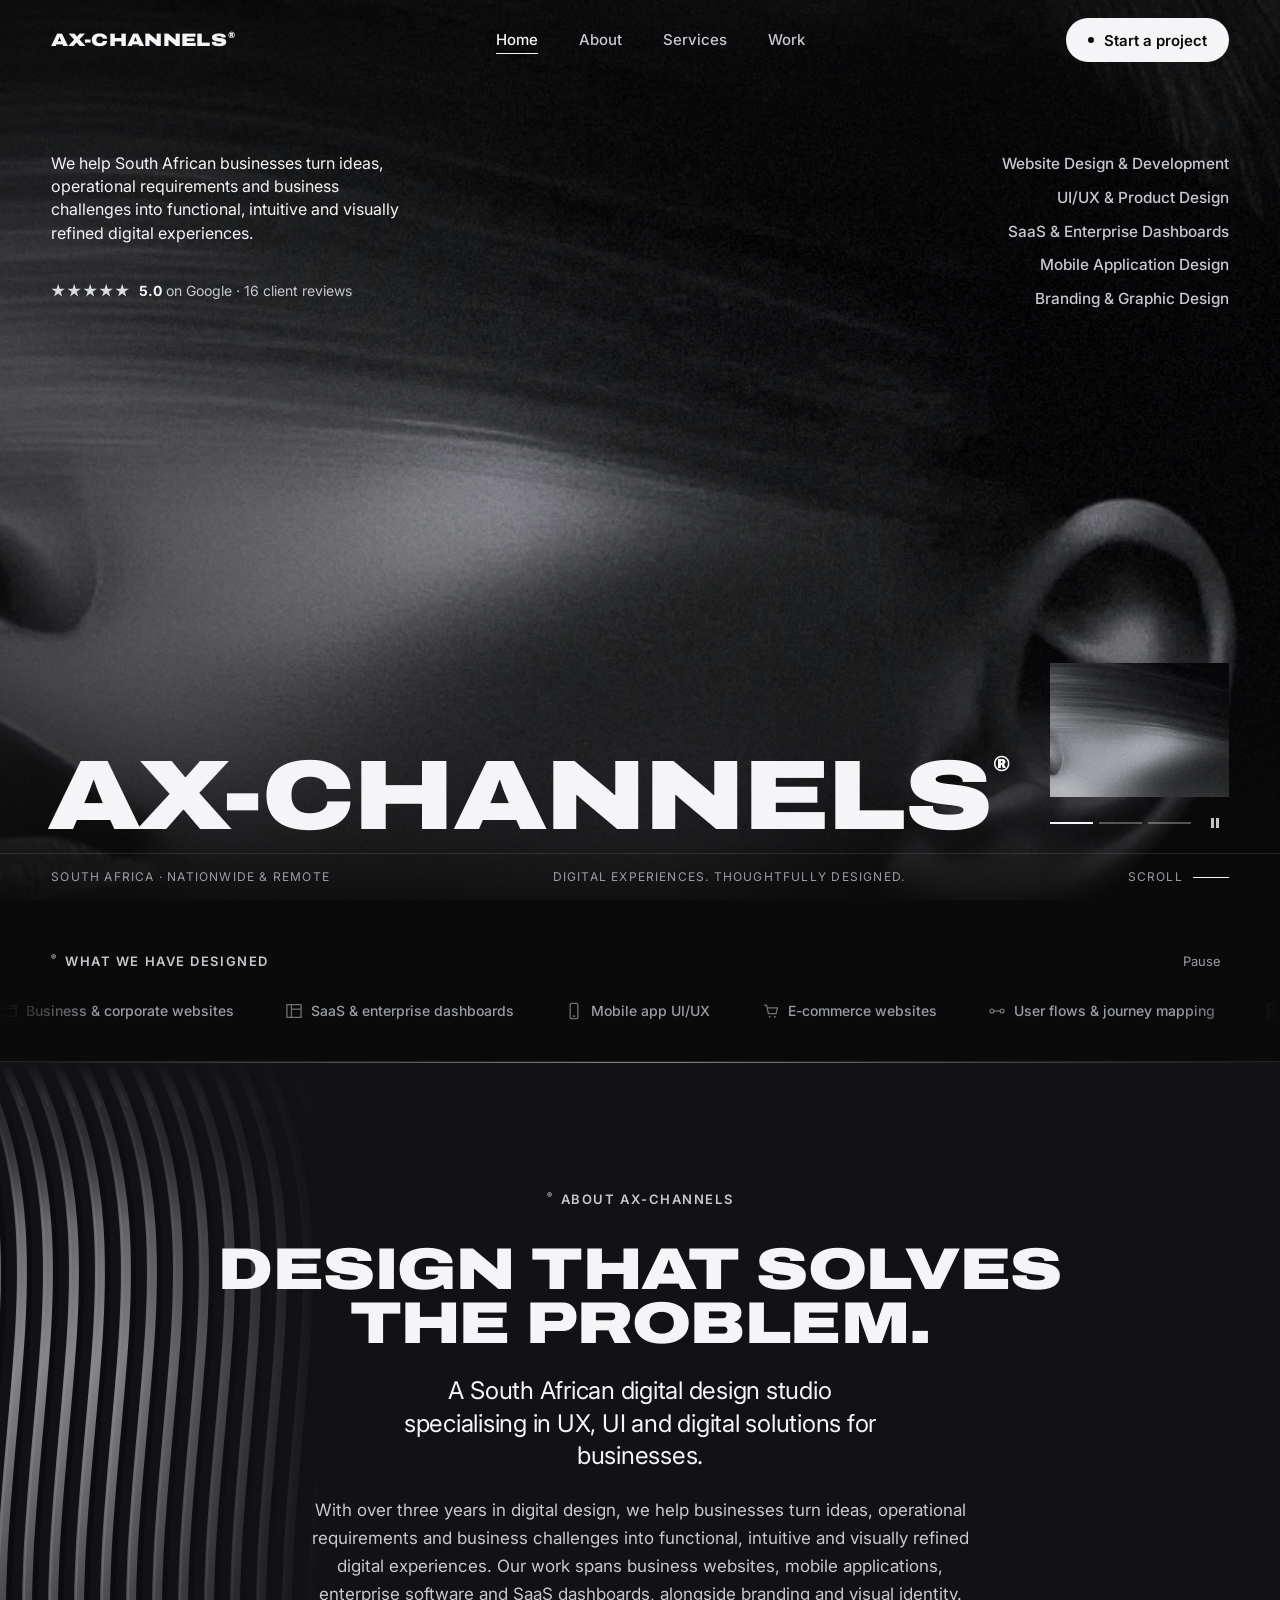
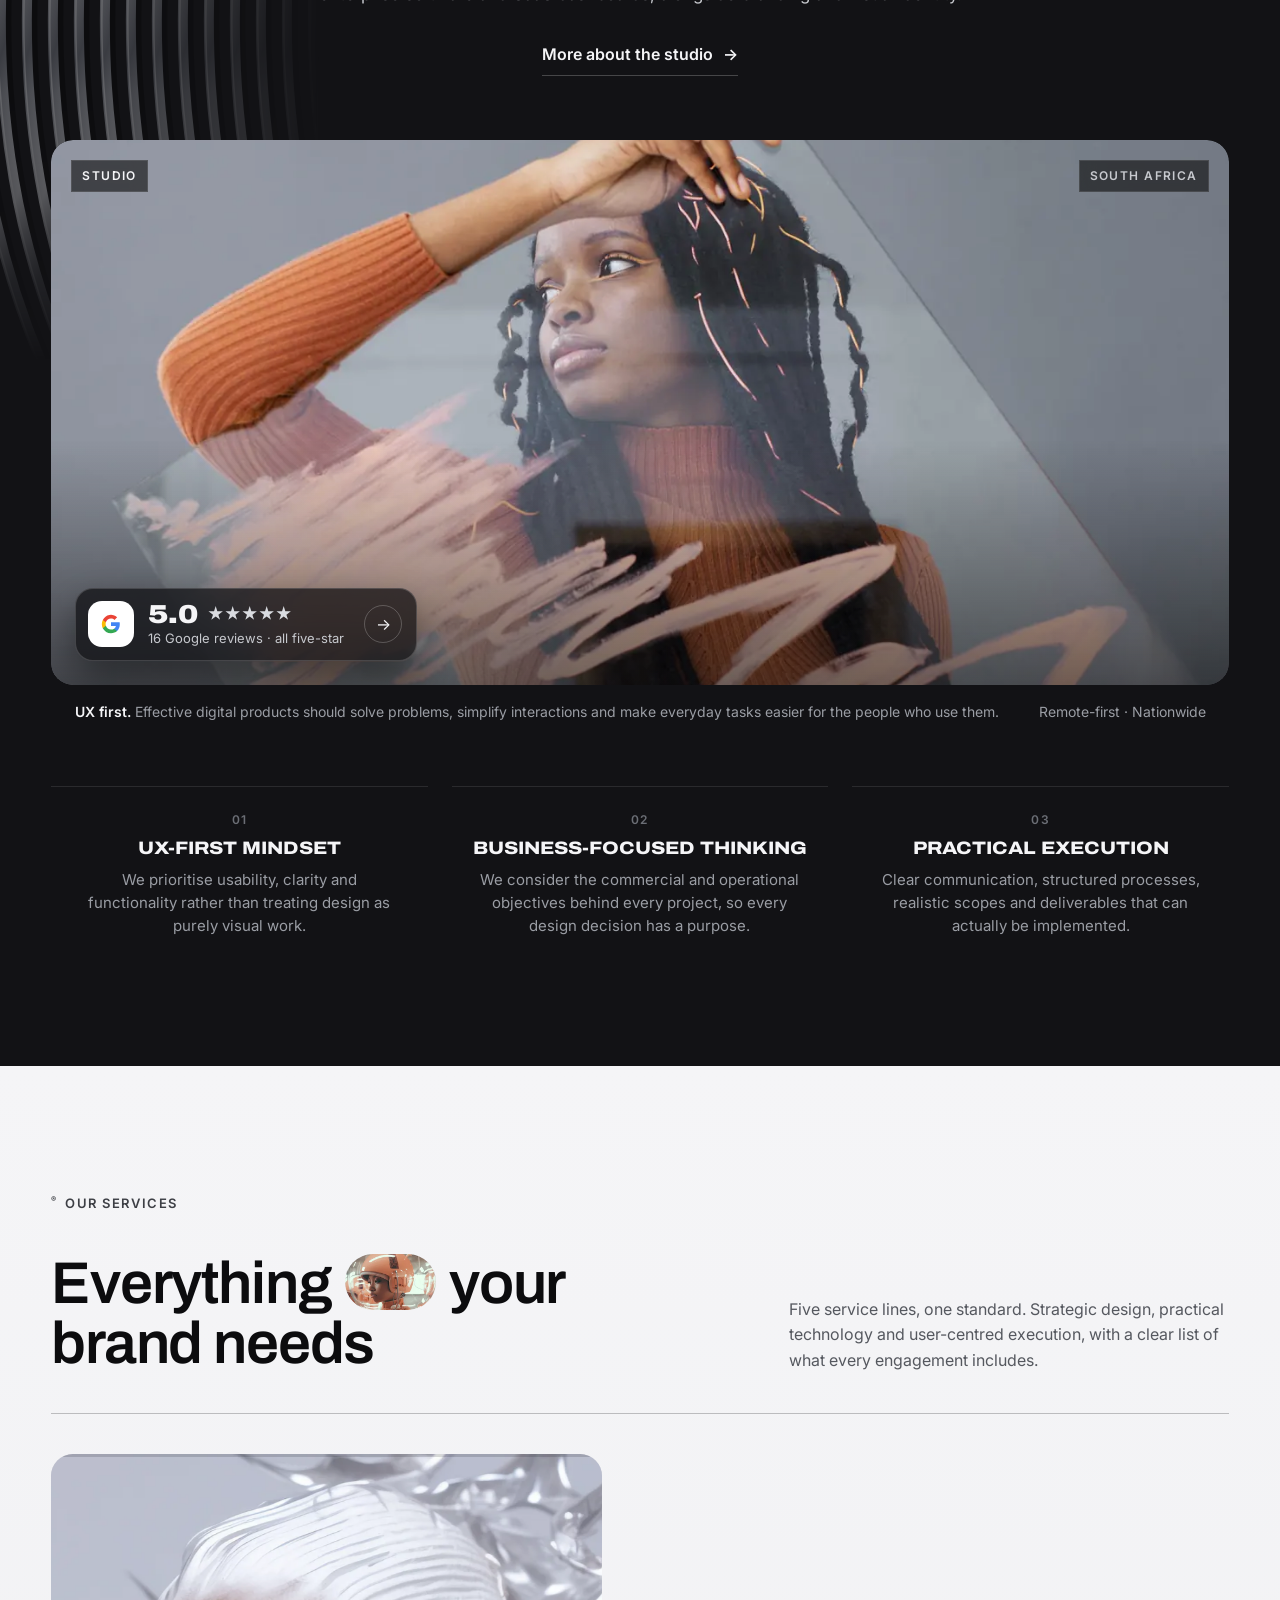
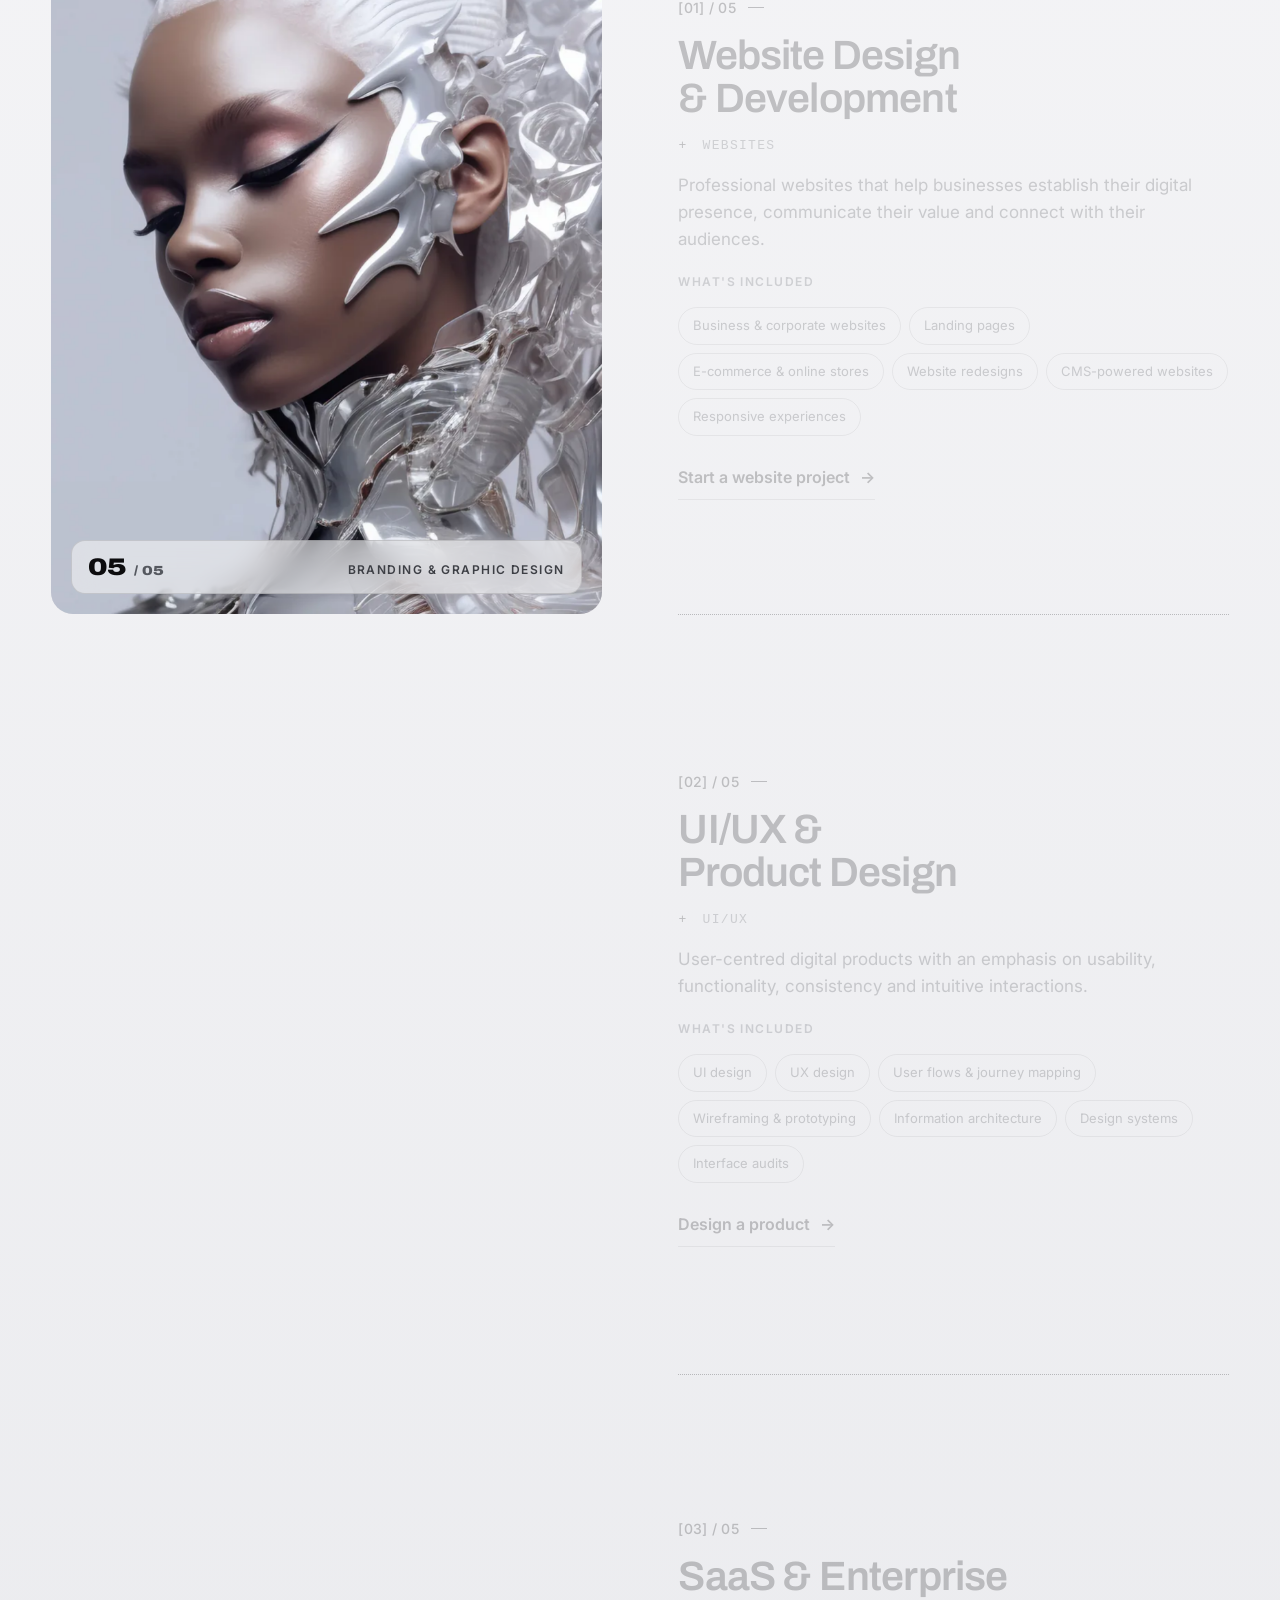
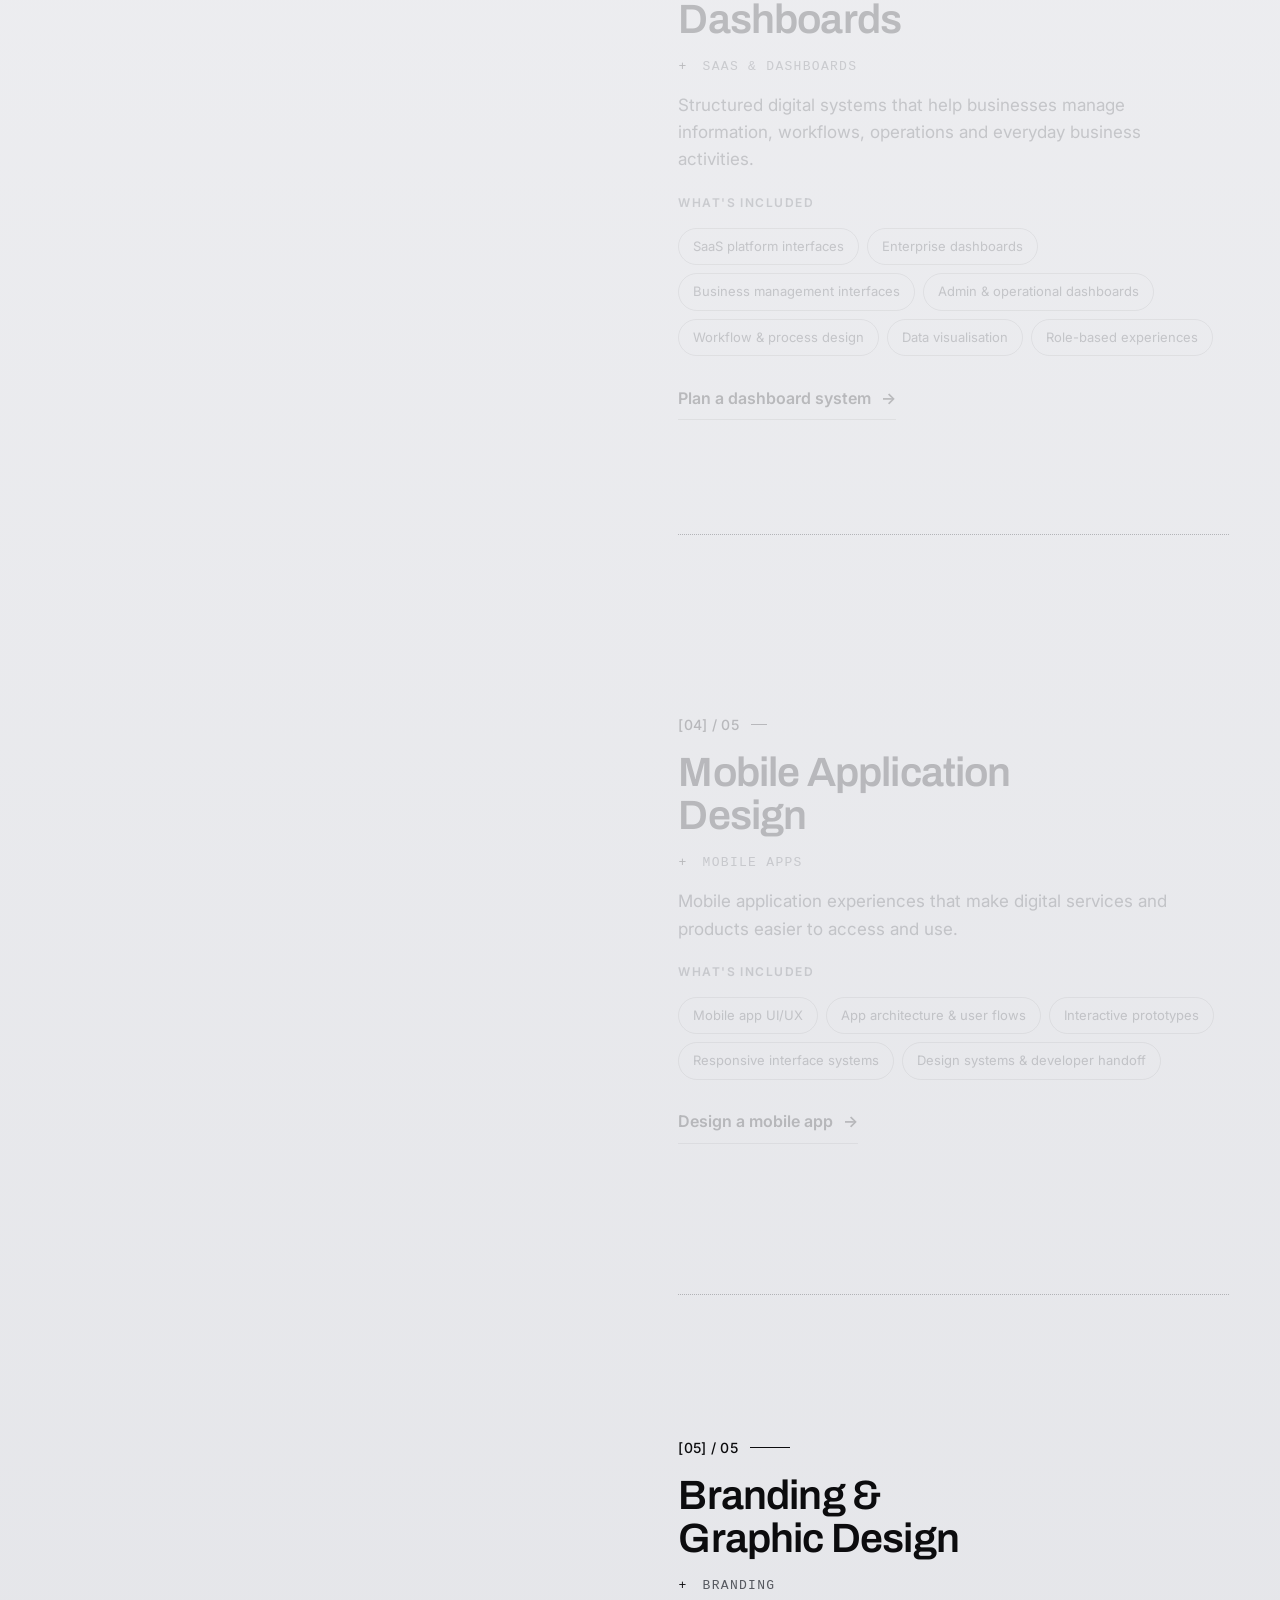
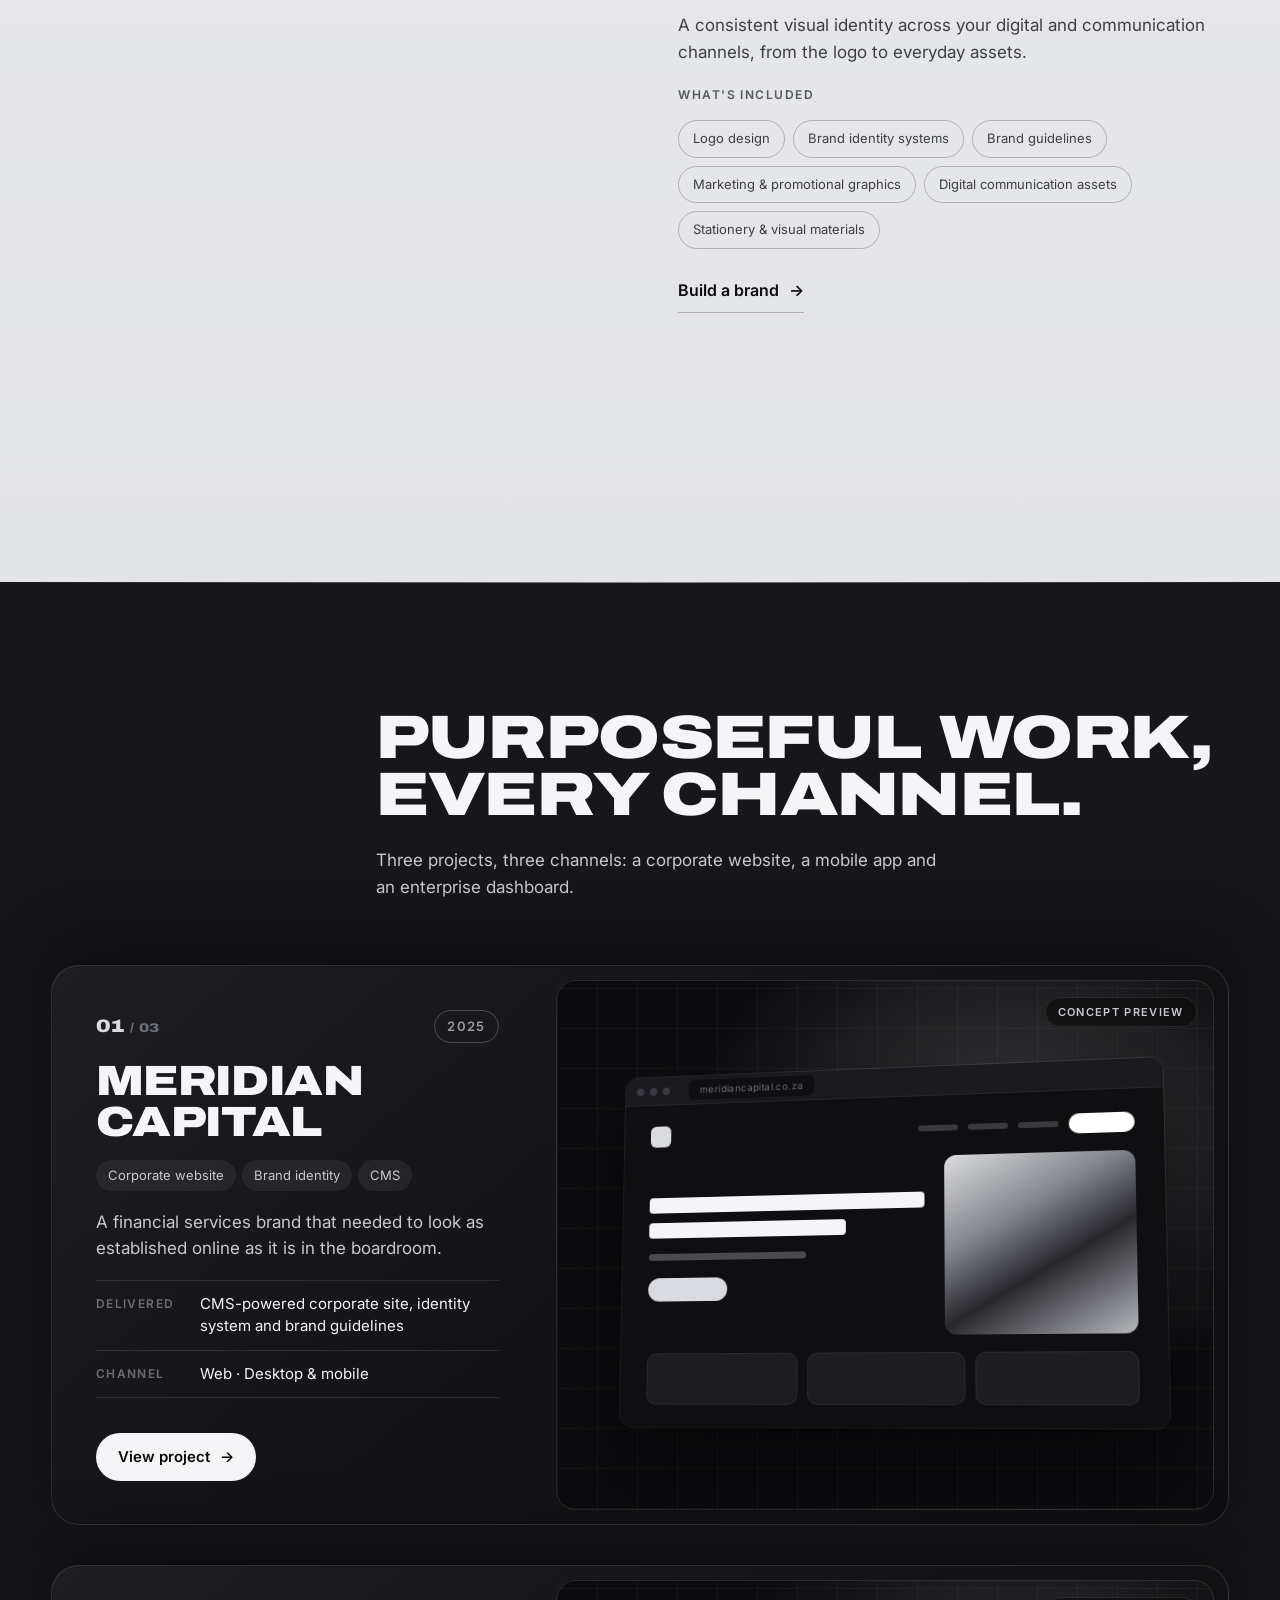
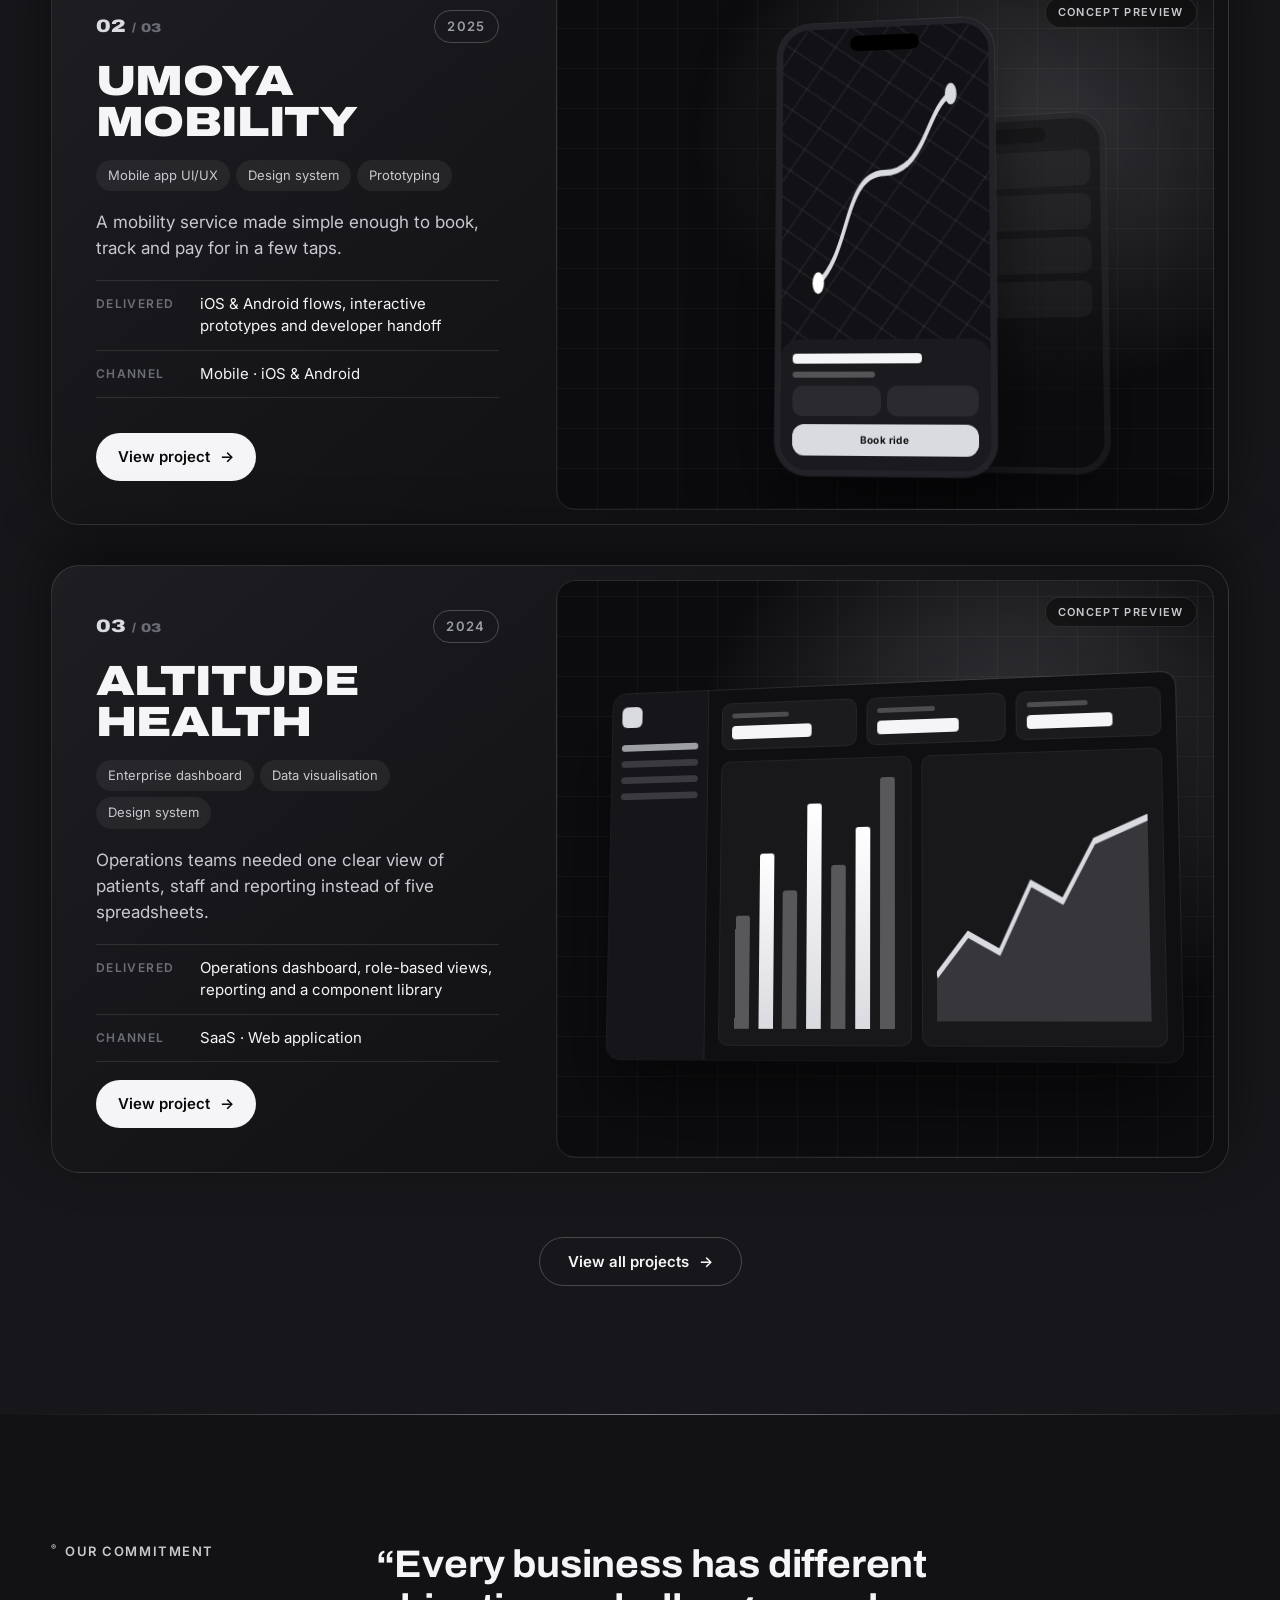
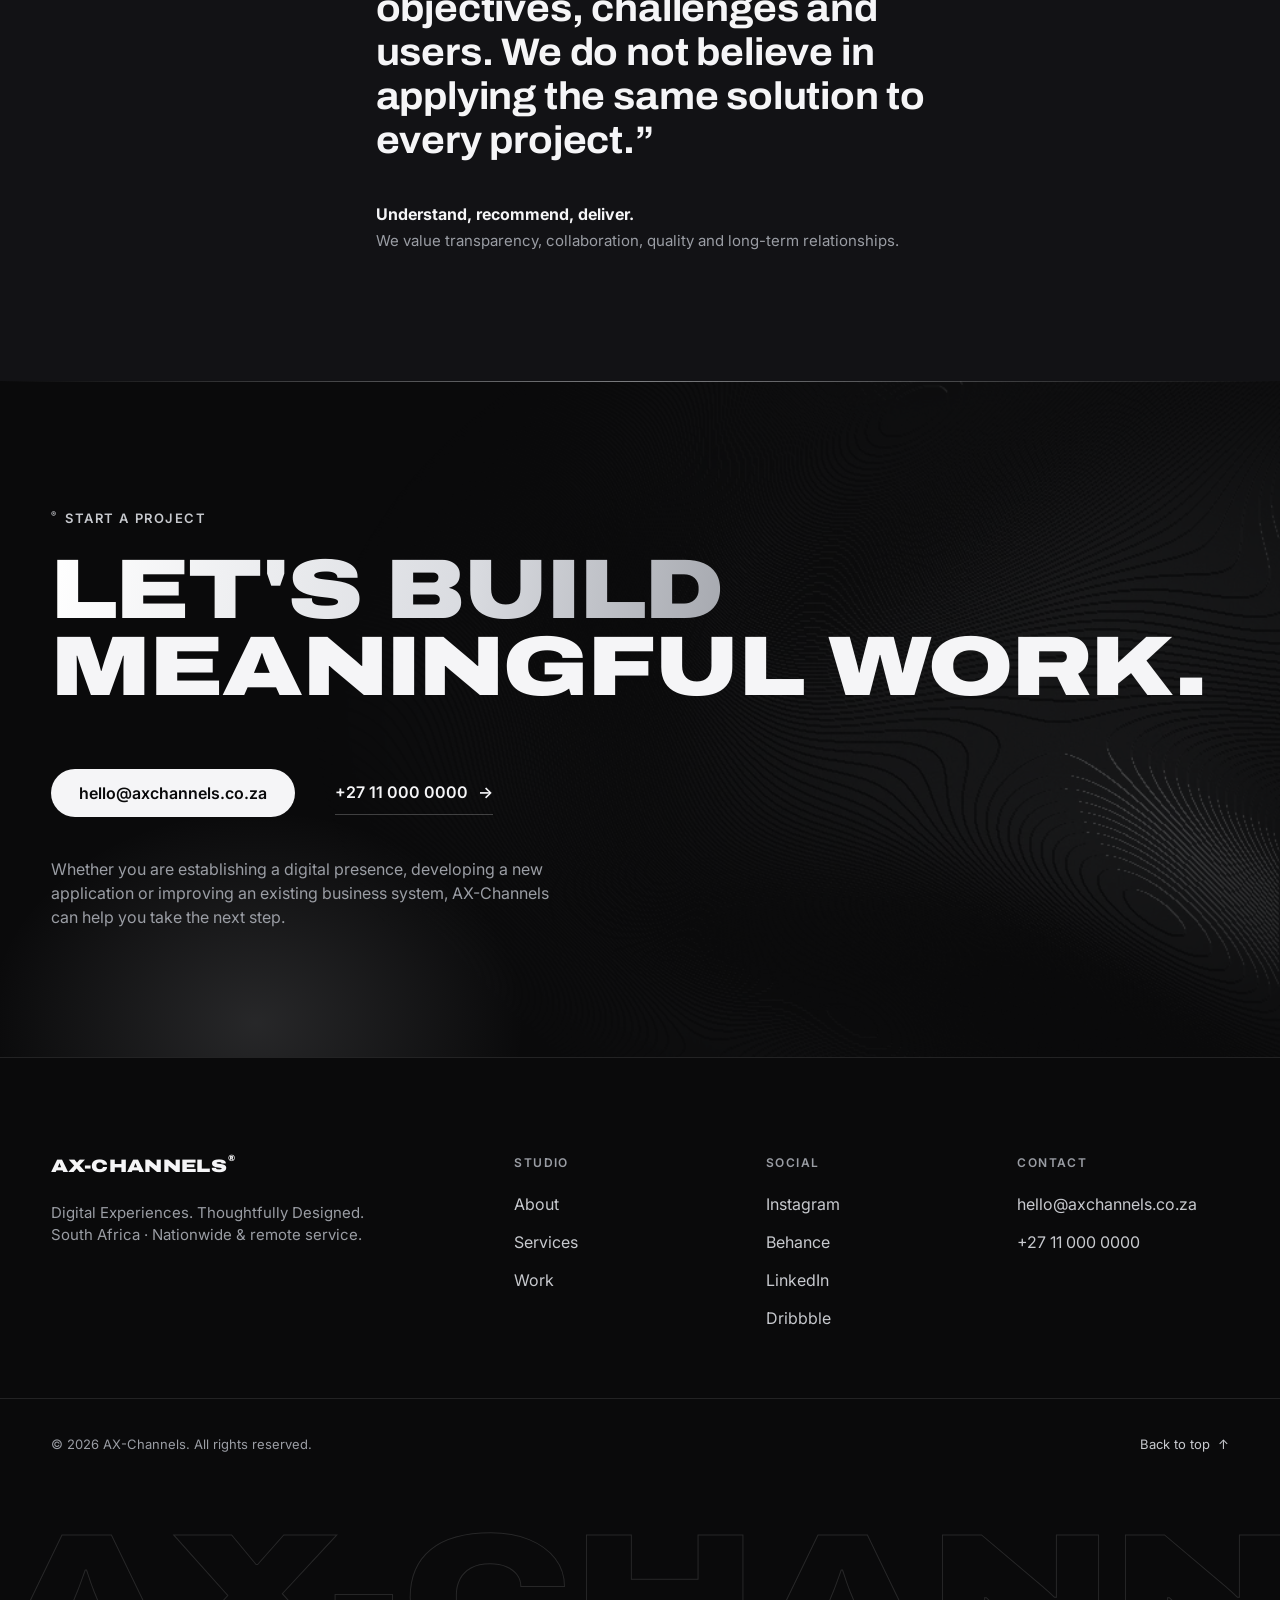
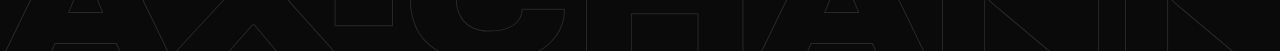
<file: index.html>
<!doctype html>
<html lang="en">
<head>
  <meta charset="utf-8">
  <meta name="viewport" content="width=device-width, initial-scale=1">
  <title>AX-Channels® — Digital Experiences. Thoughtfully Designed.</title>
  <meta name="description" content="AX-Channels is a South African digital design studio specialising in UX, UI and digital solutions: websites, mobile apps, SaaS and enterprise dashboards, and brand identity. Nationwide and remote.">
  <meta property="og:title" content="AX-Channels® — Digital Experiences. Thoughtfully Designed.">
  <meta property="og:description" content="UX, UI and digital solutions for South African businesses: websites, mobile apps, SaaS dashboards and branding.">
  <meta property="og:image" content="assets/img/og-base.webp">
  <meta property="og:type" content="website">
  <meta name="theme-color" content="#0a0a0b">
  <link rel="icon" href="favicon.svg" type="image/svg+xml">
  <link rel="preconnect" href="https://fonts.googleapis.com">
  <link rel="preconnect" href="https://fonts.gstatic.com" crossorigin>
  <link rel="preload" as="image" href="assets/img/hero-portrait.webp">
  <link href="https://fonts.googleapis.com/css2?family=Archivo:wdth,wght@100..125,500..900&family=Inter:wght@400;500;600&display=swap" rel="stylesheet">
  <link rel="stylesheet" href="assets/css/styles.css?v=20261110">
</head>
<body>
  <a class="skip-link" href="#main">Skip to content</a>
  <div class="cursor" aria-hidden="true"></div>

  <!-- ============ HEADER ============ -->
  <header class="site-header" id="top">
    <div class="container header-inner">
      <a href="#top" class="brand" aria-label="AX-Channels home">AX-CHANNELS<sup>®</sup></a>

      <nav class="nav" aria-label="Primary">
        <ul class="nav-list">
          <li><a href="#top" class="nav-link is-active">Home</a></li>
          <li><a href="about.html" class="nav-link">About</a></li>
          <li><a href="#services" class="nav-link">Services</a></li>
          <li><a href="work.html" class="nav-link">Work</a></li>
        </ul>
      </nav>

      <div class="header-actions">
        <a href="#contact" class="btn btn-pill"><span class="dot" aria-hidden="true"></span>Start a project</a>
        <button class="menu-toggle" type="button" aria-expanded="false" aria-controls="mobile-menu" aria-label="Open menu">
          <span></span><span></span>
        </button>
      </div>
    </div>

    <div class="mobile-menu" id="mobile-menu" hidden>
      <ul>
        <li><a href="#top">Home</a></li>
        <li><a href="about.html">About</a></li>
        <li><a href="#services">Services</a></li>
        <li><a href="work.html">Work</a></li>
        <li><a href="#contact" class="mobile-cta">Start a project</a></li>
      </ul>
    </div>
  </header>

  <main id="main">
    <!-- ============ HERO ============ -->
    <section class="hero" aria-labelledby="hero-title">
      <div class="hero-media" aria-hidden="true">
        <img class="hero-slide is-active" src="assets/img/hero-portrait.webp" width="940" height="560" alt="" data-slide="0" fetchpriority="high">
        <img class="hero-slide" src="assets/img/chrome-1.webp" width="1400" height="1000" alt="" data-slide="1" loading="lazy">
        <img class="hero-slide" src="assets/img/work-street.webp" width="1435" height="750" alt="" data-slide="2" loading="lazy">
        <div class="hero-shade"></div>
      </div>

      <div class="container hero-grid">
        <div class="hero-intro">
        <p class="hero-lede reveal">
          We help South African businesses turn ideas, operational requirements and business challenges into functional, intuitive and visually refined digital experiences.
        </p>
        <a class="rating rating-compact reveal" href="#" aria-label="Rated 5.0 on Google from 16 client reviews">
          <span class="stars" aria-hidden="true"><i></i><i></i><i></i><i></i><i></i></span>
          <span><strong>5.0</strong> on Google · 16 client reviews</span>
        </a>
        </div>

        <ul class="hero-services reveal" aria-label="What we do">
          <li>Website Design &amp; Development</li>
          <li>UI/UX &amp; Product Design</li>
          <li>SaaS &amp; Enterprise Dashboards</li>
          <li>Mobile Application Design</li>
          <li>Branding &amp; Graphic Design</li>
        </ul>

        <div class="hero-bottom">
          <h1 class="wordmark" id="hero-title">
            <span class="wordmark-text">AX-CHANNELS<sup>®</sup></span>
          </h1>

          <div class="hero-carousel" role="region" aria-roledescription="carousel" aria-label="Studio highlights">
            <div class="carousel-frame">
              <img src="assets/img/hero-thumb.webp" width="450" height="560" alt="Silver-toned portrait with flowing hair, the AX-Channels hero visual" data-thumb="0" class="is-active">
              <img src="assets/img/chrome-2.webp" width="1000" height="1300" alt="Liquid chrome texture used across AX-Channels brand work" data-thumb="1" loading="lazy">
              <img src="assets/img/work-street-tall.webp" width="600" height="750" alt="Monochrome street scene from a recent campaign shoot" data-thumb="2" loading="lazy">
            </div>
            <div class="carousel-controls">
              <div class="carousel-progress" role="tablist" aria-label="Choose slide">
                <button role="tab" aria-selected="true" aria-label="Slide 1 of 3" data-go="0" class="is-active"><i></i></button>
                <button role="tab" aria-selected="false" aria-label="Slide 2 of 3" data-go="1"><i></i></button>
                <button role="tab" aria-selected="false" aria-label="Slide 3 of 3" data-go="2"><i></i></button>
              </div>
              <button class="carousel-pause" type="button" aria-pressed="false" aria-label="Pause slideshow">
                <svg class="ico-pause" width="12" height="12" viewBox="0 0 12 12" aria-hidden="true"><rect x="2" y="1" width="3" height="10" fill="currentColor"/><rect x="7" y="1" width="3" height="10" fill="currentColor"/></svg>
                <svg class="ico-play" width="12" height="12" viewBox="0 0 12 12" aria-hidden="true"><path d="M3 1l8 5-8 5z" fill="currentColor"/></svg>
              </button>
            </div>
            <p class="sr-only" aria-live="polite" data-live></p>
          </div>
        </div>
      </div>

      <div class="hero-meta container" aria-hidden="true">
        <span>South Africa · Nationwide &amp; remote</span>
        <span>Digital Experiences. Thoughtfully Designed.</span>
        <span class="scroll-hint">Scroll <i></i></span>
      </div>
    </section>

    <!-- ============ WHAT WE DESIGN ============ -->
    <section class="marquee-section marquee-small" aria-label="What we have designed">
      <div class="container marquee-head">
        <p class="eyebrow"><sup>®</sup> What we have designed</p>
        <button class="marquee-pause" type="button" aria-pressed="false">Pause</button>
      </div>
      <div class="marquee" data-marquee>
        <ul class="marquee-track">
          <li><svg width="28" height="28" viewBox="0 0 28 28" aria-hidden="true"><path d="M3 6h22v16H3z M3 10h22" fill="none" stroke="currentColor" stroke-width="2"/></svg>Business &amp; corporate websites</li>
          <li><svg width="28" height="28" viewBox="0 0 28 28" aria-hidden="true"><path d="M3 4h22v20H3z M10 4v20 M10 11h15" fill="none" stroke="currentColor" stroke-width="2"/></svg>SaaS &amp; enterprise dashboards</li>
          <li><svg width="28" height="28" viewBox="0 0 28 28" aria-hidden="true"><rect x="8" y="2" width="12" height="24" rx="2" fill="none" stroke="currentColor" stroke-width="2"/><path d="M12 22h4" stroke="currentColor" stroke-width="2"/></svg>Mobile app UI/UX</li>
          <li><svg width="28" height="28" viewBox="0 0 28 28" aria-hidden="true"><path d="M3 5h4l3 13h12l2-9H9" fill="none" stroke="currentColor" stroke-width="2"/><circle cx="12" cy="23" r="1.5" fill="currentColor"/><circle cx="20" cy="23" r="1.5" fill="currentColor"/></svg>E-commerce websites</li>
          <li><svg width="28" height="28" viewBox="0 0 28 28" aria-hidden="true"><circle cx="6" cy="14" r="3" fill="none" stroke="currentColor" stroke-width="2"/><circle cx="22" cy="14" r="3" fill="none" stroke="currentColor" stroke-width="2"/><path d="M9 14h10" stroke="currentColor" stroke-width="2"/></svg>User flows &amp; journey mapping</li>
          <li><svg width="28" height="28" viewBox="0 0 28 28" aria-hidden="true"><rect x="3" y="3" width="9" height="9" fill="none" stroke="currentColor" stroke-width="2"/><rect x="16" y="3" width="9" height="9" fill="none" stroke="currentColor" stroke-width="2"/><rect x="3" y="16" width="9" height="9" fill="none" stroke="currentColor" stroke-width="2"/><rect x="16" y="16" width="9" height="9" fill="none" stroke="currentColor" stroke-width="2"/></svg>Design systems</li>
          <li><svg width="28" height="28" viewBox="0 0 28 28" aria-hidden="true"><path d="M14 3l3 8h8l-6.5 5 2.5 8-7-5-7 5 2.5-8L3 11h8z" fill="none" stroke="currentColor" stroke-width="2"/></svg>Brand identity</li>
          <li><svg width="28" height="28" viewBox="0 0 28 28" aria-hidden="true"><path d="M4 24V12M11 24V6M18 24v-8M25 24V9" stroke="currentColor" stroke-width="2"/></svg>Data visualisation</li>
        </ul>
      </div>
    </section>

    <!-- ============ STUDIO ============ -->
    <section class="studio section surface-2" id="about" aria-labelledby="studio-title">
      <div class="channels" aria-hidden="true">
        <svg viewBox="0 0 420 900" preserveAspectRatio="xMinYMid slice">
          <defs>
            <linearGradient id="ch-metal" x1="0" y1="0" x2="0.35" y2="1">
              <stop offset="0" stop-color="#f2f3f5"/><stop offset=".22" stop-color="#7c7f87"/><stop offset=".45" stop-color="#e3e4e8"/>
              <stop offset=".68" stop-color="#5c5f67"/><stop offset=".86" stop-color="#d9dbe0"/><stop offset="1" stop-color="#6b6e75"/>
            </linearGradient>
          </defs>
          <g class="ch-shadow" fill="none" stroke="#000" stroke-opacity=".55" stroke-width="13" transform="translate(4 0)"><path d="M-60 -20 C90 230, -130 520, 50 920"/><path d="M-34 -20 C116 230, -104 520, 76 920"/><path d="M-8 -20 C142 230, -78 520, 102 920"/><path d="M18 -20 C168 230, -52 520, 128 920"/><path d="M44 -20 C194 230, -26 520, 154 920"/><path d="M70 -20 C220 230, 0 520, 180 920"/><path d="M96 -20 C246 230, 26 520, 206 920"/><path d="M122 -20 C272 230, 52 520, 232 920"/><path d="M148 -20 C298 230, 78 520, 258 920"/><path d="M174 -20 C324 230, 104 520, 284 920"/><path d="M200 -20 C350 230, 130 520, 310 920"/><path d="M226 -20 C376 230, 156 520, 336 920"/><path d="M252 -20 C402 230, 182 520, 362 920"/><path d="M278 -20 C428 230, 208 520, 388 920"/><path d="M304 -20 C454 230, 234 520, 414 920"/><path d="M330 -20 C480 230, 260 520, 440 920"/></g>
          <g class="ch-metal" fill="none" stroke="url(#ch-metal)" stroke-width="10"><path d="M-60 -20 C90 230, -130 520, 50 920"/><path d="M-34 -20 C116 230, -104 520, 76 920"/><path d="M-8 -20 C142 230, -78 520, 102 920"/><path d="M18 -20 C168 230, -52 520, 128 920"/><path d="M44 -20 C194 230, -26 520, 154 920"/><path d="M70 -20 C220 230, 0 520, 180 920"/><path d="M96 -20 C246 230, 26 520, 206 920"/><path d="M122 -20 C272 230, 52 520, 232 920"/><path d="M148 -20 C298 230, 78 520, 258 920"/><path d="M174 -20 C324 230, 104 520, 284 920"/><path d="M200 -20 C350 230, 130 520, 310 920"/><path d="M226 -20 C376 230, 156 520, 336 920"/><path d="M252 -20 C402 230, 182 520, 362 920"/><path d="M278 -20 C428 230, 208 520, 388 920"/><path d="M304 -20 C454 230, 234 520, 414 920"/><path d="M330 -20 C480 230, 260 520, 440 920"/></g>
          <g class="ch-shine" fill="none" stroke="#fff" stroke-opacity=".35" stroke-width="1.5" transform="translate(-3 0)"><path d="M-60 -20 C90 230, -130 520, 50 920"/><path d="M-34 -20 C116 230, -104 520, 76 920"/><path d="M-8 -20 C142 230, -78 520, 102 920"/><path d="M18 -20 C168 230, -52 520, 128 920"/><path d="M44 -20 C194 230, -26 520, 154 920"/><path d="M70 -20 C220 230, 0 520, 180 920"/><path d="M96 -20 C246 230, 26 520, 206 920"/><path d="M122 -20 C272 230, 52 520, 232 920"/><path d="M148 -20 C298 230, 78 520, 258 920"/><path d="M174 -20 C324 230, 104 520, 284 920"/><path d="M200 -20 C350 230, 130 520, 310 920"/><path d="M226 -20 C376 230, 156 520, 336 920"/><path d="M252 -20 C402 230, 182 520, 362 920"/><path d="M278 -20 C428 230, 208 520, 388 920"/><path d="M304 -20 C454 230, 234 520, 414 920"/><path d="M330 -20 C480 230, 260 520, 440 920"/></g>
          <g class="ch-glint" fill="none" stroke="#fff" stroke-opacity=".9" stroke-width="3" stroke-linecap="round"><path d="M-60 -20 C90 230, -130 520, 50 920"/><path d="M-34 -20 C116 230, -104 520, 76 920"/><path d="M-8 -20 C142 230, -78 520, 102 920"/><path d="M18 -20 C168 230, -52 520, 128 920"/><path d="M44 -20 C194 230, -26 520, 154 920"/><path d="M70 -20 C220 230, 0 520, 180 920"/><path d="M96 -20 C246 230, 26 520, 206 920"/><path d="M122 -20 C272 230, 52 520, 232 920"/><path d="M148 -20 C298 230, 78 520, 258 920"/><path d="M174 -20 C324 230, 104 520, 284 920"/><path d="M200 -20 C350 230, 130 520, 310 920"/><path d="M226 -20 C376 230, 156 520, 336 920"/><path d="M252 -20 C402 230, 182 520, 362 920"/><path d="M278 -20 C428 230, 208 520, 388 920"/><path d="M304 -20 C454 230, 234 520, 414 920"/><path d="M330 -20 C480 230, 260 520, 440 920"/></g>
        </svg>
      </div>
      <div class="container">
        <div class="studio-center">
          <p class="eyebrow reveal" id="studio-title"><sup>®</sup> About AX-Channels</p>
          <h2 class="display studio-title reveal" data-fit><span class="ln">Design that solves</span><span class="ln">the problem.</span></h2>
          <p class="studio-lede reveal">A South African digital design studio specialising in UX, UI and digital solutions for businesses.</p>
          <p class="studio-copy reveal">With over three years in digital design, we help businesses turn ideas, operational requirements and business challenges into functional, intuitive and visually refined digital experiences. Our work spans business websites, mobile applications, enterprise software and SaaS dashboards, alongside branding and visual identity.</p>
          <a href="about.html" class="link-arrow reveal">More about the studio <span aria-hidden="true">→</span></a>
        </div>

        <div class="studio-media reveal">
          <figure class="band">
            <img src="assets/img/portrait-acrylic.webp" srcset="assets/img/portrait-acrylic-800.webp 800w, assets/img/portrait-acrylic.webp 1400w" sizes="(max-width: 860px) 100vw, 1312px" width="1400" height="1005" alt="A designer holding a sheet of acrylic marked with brush strokes, during a studio session" loading="lazy" decoding="async" style="--pos: 55% 30%">
            <span class="index">Studio</span>
            <span class="tag">South Africa</span>
          </figure>

          <!-- Google trust badge: floats on the image, same glass language as the rest of the site -->
          <a class="trust" href="#" aria-label="Rated 5.0 out of 5 on Google from 16 client reviews. Read the reviews">
            <span class="trust-g" aria-hidden="true"><svg width="22" height="22" viewBox="0 0 24 24"><path fill="#4285F4" d="M21.6 12.2c0-.7-.1-1.4-.2-2H12v3.9h5.4a4.6 4.6 0 0 1-2 3v2.5h3.2c1.9-1.7 3-4.3 3-7.4z"/><path fill="#34A853" d="M12 22c2.7 0 5-.9 6.6-2.4l-3.2-2.5c-.9.6-2 1-3.4 1-2.6 0-4.8-1.8-5.6-4.1H3.1v2.6A10 10 0 0 0 12 22z"/><path fill="#FBBC04" d="M6.4 14a6 6 0 0 1 0-3.9V7.5H3.1a10 10 0 0 0 0 9z"/><path fill="#EA4335" d="M12 6c1.5 0 2.8.5 3.8 1.5l2.9-2.9A10 10 0 0 0 3.1 7.5L6.4 10c.8-2.3 3-4 5.6-4z"/></svg></span>
            <span class="trust-body">
              <span class="trust-top"><strong>5.0</strong><span class="stars" aria-hidden="true"><i></i><i></i><i></i><i></i><i></i></span></span>
              <span class="trust-note">16 Google reviews · all five-star</span>
            </span>
            <span class="trust-go" aria-hidden="true">→</span>
          </a>
        </div>
        <p class="band-caption reveal"><span><strong>UX first.</strong> Effective digital products should solve problems, simplify interactions and make everyday tasks easier for the people who use them.</span><span>Remote-first · Nationwide</span></p>


        <ol class="principles" aria-label="How we think">
          <li class="reveal"><span class="principle-no">01</span><h3>UX-first mindset</h3><p>We prioritise usability, clarity and functionality rather than treating design as purely visual work.</p></li>
          <li class="reveal"><span class="principle-no">02</span><h3>Business-focused thinking</h3><p>We consider the commercial and operational objectives behind every project, so every design decision has a purpose.</p></li>
          <li class="reveal"><span class="principle-no">03</span><h3>Practical execution</h3><p>Clear communication, structured processes, realistic scopes and deliverables that can actually be implemented.</p></li>
        </ol>
      </div>
    </section>

    <!-- ============ SERVICES ============ -->
    <section class="services section surface-light" id="services" aria-labelledby="services-title">
      <div class="container">
        <div class="services-head">
          <p class="eyebrow reveal services-eyebrow" id="services-title"><sup>®</sup> Our services</p>
          <h2 class="services-title reveal" data-fit><span class="ln">Everything <span class="pill" aria-hidden="true"><img src="assets/img/pill-saas.webp" width="320" height="320" alt="" loading="lazy"></span> your</span><span class="ln">brand needs</span></h2>
          <p class="services-lede reveal">Five service lines, one standard. Strategic design, practical technology and user-centred execution, with a clear list of what every engagement includes.</p>
        </div>

        <div class="services-stage" data-services>
          <div class="services-visual" aria-hidden="true">
            <div class="sv-frame">
              <figure class="sv-slide is-active" data-sv-slide style="--pos: 50% 30%"><img src="assets/img/service-web.webp" width="1000" height="667" alt="" loading="eager" decoding="async"></figure>
              <figure class="sv-slide" data-sv-slide style="--pos: 60% 40%"><img src="assets/img/service-ux.webp" width="707" height="608" alt="" loading="lazy" decoding="async"></figure>
              <figure class="sv-slide" data-sv-slide style="--pos: 40% 40%"><img src="assets/img/service-saas.webp" width="1000" height="817" alt="" loading="lazy" decoding="async"></figure>
              <figure class="sv-slide" data-sv-slide style="--pos: 50% 35%"><img src="assets/img/service-mobile.webp" width="995" height="1400" alt="" loading="lazy" decoding="async"></figure>
              <figure class="sv-slide" data-sv-slide style="--pos: 55% 25%"><img src="assets/img/service-brand.webp" width="1400" height="1147" alt="" loading="lazy" decoding="async"></figure>
              <div class="sv-progress"><i></i></div>
              <div class="sv-hud">
                <span class="sv-count"><span class="roll" data-sv-roll><span>01</span><span>02</span><span>03</span><span>04</span><span>05</span></span> <small>/ 05</small></span>
                <span class="sv-label"><span class="is-active" data-sv-label>Website Design &amp; Development</span><span data-sv-label>UI/UX &amp; Product Design</span><span data-sv-label>SaaS &amp; Enterprise Dashboards</span><span data-sv-label>Mobile Application Design</span><span data-sv-label>Branding &amp; Graphic Design</span></span>
              </div>
            </div>
          </div>

          <div class="services-list">
            <article class="service reveal is-active" data-service aria-labelledby="svc-title-1">
              <figure class="service-media" style="--pos: 50% 30%"><img src="assets/img/service-web.webp" width="1000" height="667" alt="Portrait in white headphones inside a symmetrical white corridor" loading="lazy" decoding="async"></figure>
              <span class="service-no">[01] / 05</span>
              <h3 id="svc-title-1" data-fit><span class="ln">Website Design</span><span class="ln">&amp; Development</span></h3>
              <p class="svc-kicker"><span aria-hidden="true">+</span> Websites</p>
              <p class="svc-desc">Professional websites that help businesses establish their digital presence, communicate their value and connect with their audiences.</p>
              <p class="svc-included">What's included</p>
              <ul class="tags" aria-label="What's included"><li>Business &amp; corporate websites</li><li>Landing pages</li><li>E-commerce &amp; online stores</li><li>Website redesigns</li><li>CMS-powered websites</li><li>Responsive experiences</li></ul>
              <a href="#contact" class="link-arrow">Start a website project <span aria-hidden="true">→</span></a>
            </article>
            <article class="service reveal" data-service aria-labelledby="svc-title-2">
              <figure class="service-media" style="--pos: 60% 40%"><img src="assets/img/service-ux.webp" width="707" height="608" alt="Portrait wearing a mixed-reality headset against a blue background" loading="lazy" decoding="async"></figure>
              <span class="service-no">[02] / 05</span>
              <h3 id="svc-title-2" data-fit><span class="ln">UI/UX &amp;</span><span class="ln">Product Design</span></h3>
              <p class="svc-kicker"><span aria-hidden="true">+</span> UI/UX</p>
              <p class="svc-desc">User-centred digital products with an emphasis on usability, functionality, consistency and intuitive interactions.</p>
              <p class="svc-included">What's included</p>
              <ul class="tags" aria-label="What's included"><li>UI design</li><li>UX design</li><li>User flows &amp; journey mapping</li><li>Wireframing &amp; prototyping</li><li>Information architecture</li><li>Design systems</li><li>Interface audits</li></ul>
              <a href="#contact" class="link-arrow">Design a product <span aria-hidden="true">→</span></a>
            </article>
            <article class="service reveal" data-service aria-labelledby="svc-title-3">
              <figure class="service-media" style="--pos: 40% 40%"><img src="assets/img/service-saas.webp" width="1000" height="817" alt="Portrait in an orange helmet inside a clear glass dome" loading="lazy" decoding="async"></figure>
              <span class="service-no">[03] / 05</span>
              <h3 id="svc-title-3" data-fit><span class="ln">SaaS &amp; Enterprise</span><span class="ln">Dashboards</span></h3>
              <p class="svc-kicker"><span aria-hidden="true">+</span> SaaS &amp; Dashboards</p>
              <p class="svc-desc">Structured digital systems that help businesses manage information, workflows, operations and everyday business activities.</p>
              <p class="svc-included">What's included</p>
              <ul class="tags" aria-label="What's included"><li>SaaS platform interfaces</li><li>Enterprise dashboards</li><li>Business management interfaces</li><li>Admin &amp; operational dashboards</li><li>Workflow &amp; process design</li><li>Data visualisation</li><li>Role-based experiences</li></ul>
              <a href="#contact" class="link-arrow">Plan a dashboard system <span aria-hidden="true">→</span></a>
            </article>
            <article class="service reveal" data-service aria-labelledby="svc-title-4">
              <figure class="service-media" style="--pos: 50% 35%"><img src="assets/img/service-mobile.webp" width="995" height="1400" alt="Portrait holding a glowing neon heart against a yellow background" loading="lazy" decoding="async"></figure>
              <span class="service-no">[04] / 05</span>
              <h3 id="svc-title-4" data-fit><span class="ln">Mobile Application</span><span class="ln">Design</span></h3>
              <p class="svc-kicker"><span aria-hidden="true">+</span> Mobile apps</p>
              <p class="svc-desc">Mobile application experiences that make digital services and products easier to access and use.</p>
              <p class="svc-included">What's included</p>
              <ul class="tags" aria-label="What's included"><li>Mobile app UI/UX</li><li>App architecture &amp; user flows</li><li>Interactive prototypes</li><li>Responsive interface systems</li><li>Design systems &amp; developer handoff</li></ul>
              <a href="#contact" class="link-arrow">Design a mobile app <span aria-hidden="true">→</span></a>
            </article>
            <article class="service reveal" data-service aria-labelledby="svc-title-5">
              <figure class="service-media" style="--pos: 55% 25%"><img src="assets/img/service-brand.webp" width="1400" height="1147" alt="Portrait with a sculpted silver costume and white hair" loading="lazy" decoding="async"></figure>
              <span class="service-no">[05] / 05</span>
              <h3 id="svc-title-5" data-fit><span class="ln">Branding &amp;</span><span class="ln">Graphic Design</span></h3>
              <p class="svc-kicker"><span aria-hidden="true">+</span> Branding</p>
              <p class="svc-desc">A consistent visual identity across your digital and communication channels, from the logo to everyday assets.</p>
              <p class="svc-included">What's included</p>
              <ul class="tags" aria-label="What's included"><li>Logo design</li><li>Brand identity systems</li><li>Brand guidelines</li><li>Marketing &amp; promotional graphics</li><li>Digital communication assets</li><li>Stationery &amp; visual materials</li></ul>
              <a href="#contact" class="link-arrow">Build a brand <span aria-hidden="true">→</span></a>
            </article>
          </div>
        </div>
      </div>
    </section>

    <!-- ============ WORK ============ -->
    <section class="work section surface-3" id="work" aria-labelledby="work-title">
      <div class="container">
        <div class="section-head">
          <p class="eyebrow reveal" id="work-title"><sup>®</sup> Selected work</p>
          <div>
            <h2 class="display reveal" data-fit><span class="ln">Purposeful work,</span><span class="ln">every channel.</span></h2>
            <p class="section-lede reveal">Three projects, three channels: a corporate website, a mobile app and an enterprise dashboard.</p>
          </div>
        </div>

        <ol class="case-stack" aria-label="Selected projects">
          <li class="case" style="--i: 0">
            <a href="work.html" class="case-card" data-spot>
              <div class="case-body">
                <div class="case-top"><span class="case-no">01 <small>/ 03</small></span><span class="case-year">2025</span></div>
                <h3 class="case-title">Meridian Capital</h3>
                <ul class="case-tags" aria-label="Services"><li>Corporate website</li><li>Brand identity</li><li>CMS</li></ul>
                <p class="case-desc">A financial services brand that needed to look as established online as it is in the boardroom.</p>
                <dl class="case-facts">
                  <div><dt>Delivered</dt><dd>CMS-powered corporate site, identity system and brand guidelines</dd></div>
                  <div><dt>Channel</dt><dd>Web · Desktop &amp; mobile</dd></div>
                </dl>
                <span class="case-cta">View project <span aria-hidden="true">→</span></span>
              </div>
              <div class="case-visual" aria-hidden="true">
                <div class="mock-browser">
                  <div class="mb-bar"><i></i><i></i><i></i><span>meridiancapital.co.za</span></div>
                  <div class="mb-page">
                    <div class="mb-nav"><b></b><span></span><span></span><span></span><em></em></div>
                    <div class="mb-hero"><span class="l1"></span><span class="l2"></span><span class="l3"></span><em></em></div>
                    <div class="mb-cards"><span></span><span></span><span></span></div>
                  </div>
                </div>
                <span class="case-badge">Concept preview</span>
              </div>
            </a>
          </li>
          <li class="case" style="--i: 1">
            <a href="work.html" class="case-card" data-spot>
              <div class="case-body">
                <div class="case-top"><span class="case-no">02 <small>/ 03</small></span><span class="case-year">2025</span></div>
                <h3 class="case-title">Umoya Mobility</h3>
                <ul class="case-tags" aria-label="Services"><li>Mobile app UI/UX</li><li>Design system</li><li>Prototyping</li></ul>
                <p class="case-desc">A mobility service made simple enough to book, track and pay for in a few taps.</p>
                <dl class="case-facts">
                  <div><dt>Delivered</dt><dd>iOS &amp; Android flows, interactive prototypes and developer handoff</dd></div>
                  <div><dt>Channel</dt><dd>Mobile · iOS &amp; Android</dd></div>
                </dl>
                <span class="case-cta">View project <span aria-hidden="true">→</span></span>
              </div>
              <div class="case-visual" aria-hidden="true">
                <div class="mock-phone">
                  <div class="mp-notch"></div>
                  <div class="mp-map">
                    <svg viewBox="0 0 200 160" preserveAspectRatio="none"><path class="route" d="M20 140 C 60 120, 50 70, 100 70 S 150 30, 180 20" fill="none" stroke-width="4" stroke-linecap="round"/><circle cx="20" cy="140" r="7"/><circle cx="180" cy="20" r="7"/></svg>
                  </div>
                  <div class="mp-sheet"><span class="l1"></span><span class="l2"></span><div class="mp-row"><em></em><em></em></div><b>Book ride</b></div>
                </div>
                <div class="mock-phone mock-phone-2">
                  <div class="mp-notch"></div>
                  <div class="mp-list"><span></span><span></span><span></span><span></span></div>
                </div>
                <span class="case-badge">Concept preview</span>
              </div>
            </a>
          </li>
          <li class="case" style="--i: 2">
            <a href="work.html" class="case-card" data-spot>
              <div class="case-body">
                <div class="case-top"><span class="case-no">03 <small>/ 03</small></span><span class="case-year">2024</span></div>
                <h3 class="case-title">Altitude Health</h3>
                <ul class="case-tags" aria-label="Services"><li>Enterprise dashboard</li><li>Data visualisation</li><li>Design system</li></ul>
                <p class="case-desc">Operations teams needed one clear view of patients, staff and reporting instead of five spreadsheets.</p>
                <dl class="case-facts">
                  <div><dt>Delivered</dt><dd>Operations dashboard, role-based views, reporting and a component library</dd></div>
                  <div><dt>Channel</dt><dd>SaaS · Web application</dd></div>
                </dl>
                <span class="case-cta">View project <span aria-hidden="true">→</span></span>
              </div>
              <div class="case-visual" aria-hidden="true">
                <div class="mock-dash">
                  <div class="md-side"><b></b><span></span><span></span><span></span><span></span></div>
                  <div class="md-main">
                    <div class="md-kpis"><span><em></em><i></i></span><span><em></em><i></i></span><span><em></em><i></i></span></div>
                    <div class="md-charts">
                      <div class="md-bars"><i style="--h:.45"></i><i style="--h:.7"></i><i style="--h:.55"></i><i style="--h:.9"></i><i style="--h:.65"></i><i style="--h:.8"></i><i style="--h:1"></i></div>
                      <div class="md-line"><svg viewBox="0 0 200 100" preserveAspectRatio="none"><path class="area" d="M0 80 L30 62 L60 70 L90 40 L120 48 L150 22 L200 12 L200 100 L0 100Z"/><path class="line" d="M0 80 L30 62 L60 70 L90 40 L120 48 L150 22 L200 12" fill="none" stroke-width="3"/></svg></div>
                    </div>
                  </div>
                </div>
                <span class="case-badge">Concept preview</span>
              </div>
            </a>
          </li>
        </ol>

        <div class="work-foot reveal">
          <a href="work.html" class="btn btn-outline">View all projects <span aria-hidden="true">→</span></a>
        </div>
      </div>
    </section>

    <!-- ============ COMMITMENT ============ -->
    <section class="testimonial section surface-2" aria-labelledby="commitment-title">
      <div class="container split">
        <p class="eyebrow reveal" id="commitment-title"><sup>®</sup> Our commitment</p>
        <figure class="quote reveal">
          <blockquote>
            “Every business has different objectives, challenges and users. We do not believe in applying the same solution to every project.”
          </blockquote>
          <figcaption>
            <strong>Understand, recommend, deliver.</strong>
            <span>We value transparency, collaboration, quality and long-term relationships.</span>
          </figcaption>
        </figure>
      </div>
    </section>

    <!-- ============ CTA ============ -->
    <section class="cta section surface-0" id="contact" aria-labelledby="cta-title">
      <div class="cta-bg" aria-hidden="true"></div>
      <div class="container">
        <p class="eyebrow reveal"><sup>®</sup> Start a project</p>
        <h2 class="display-xl reveal" id="cta-title" data-fit><span class="ln chrome-text">Let's build</span><span class="ln">meaningful work.</span></h2>
        <div class="cta-row reveal">
          <a href="mailto:hello@axchannels.co.za" class="btn btn-solid">hello@axchannels.co.za</a>
          <a href="tel:+27110000000" class="link-arrow">+27 11 000 0000 <span aria-hidden="true">→</span></a>
        </div>
        <p class="cta-note reveal">Whether you are establishing a digital presence, developing a new application or improving an existing business system, AX-Channels can help you take the next step.</p>
      </div>
    </section>
  </main>

  <!-- ============ FOOTER ============ -->
  <footer class="site-footer">
    <div class="container footer-grid">
      <div class="footer-brand">
        <a href="#top" class="brand">AX-CHANNELS<sup>®</sup></a>
        <p>Digital Experiences. Thoughtfully Designed.<br>South Africa · Nationwide &amp; remote service.</p>
      </div>
      <nav aria-label="Footer">
        <h4>Studio</h4>
        <ul>
          <li><a href="about.html">About</a></li>
          <li><a href="#services">Services</a></li>
          <li><a href="work.html">Work</a></li>
        </ul>
      </nav>
      <div>
        <h4>Social</h4>
        <ul>
          <li><a href="#" rel="noopener">Instagram</a></li>
          <li><a href="#" rel="noopener">Behance</a></li>
          <li><a href="#" rel="noopener">LinkedIn</a></li>
          <li><a href="#" rel="noopener">Dribbble</a></li>
        </ul>
      </div>
      <div>
        <h4>Contact</h4>
        <ul>
          <li><a href="mailto:hello@axchannels.co.za">hello@axchannels.co.za</a></li>
          <li><a href="tel:+27110000000">+27 11 000 0000</a></li>
        </ul>
      </div>
    </div>
    <div class="container footer-bottom">
      <span>© <span data-year>2026</span> AX-Channels. All rights reserved.</span>
      <a href="#top" class="back-top">Back to top <span aria-hidden="true">↑</span></a>
    </div>
    <div class="footer-wordmark" aria-hidden="true">AX-CHANNELS</div>
  </footer>

  <script src="assets/js/main.js?v=20261110" defer></script>
</body>
</html>
</file>
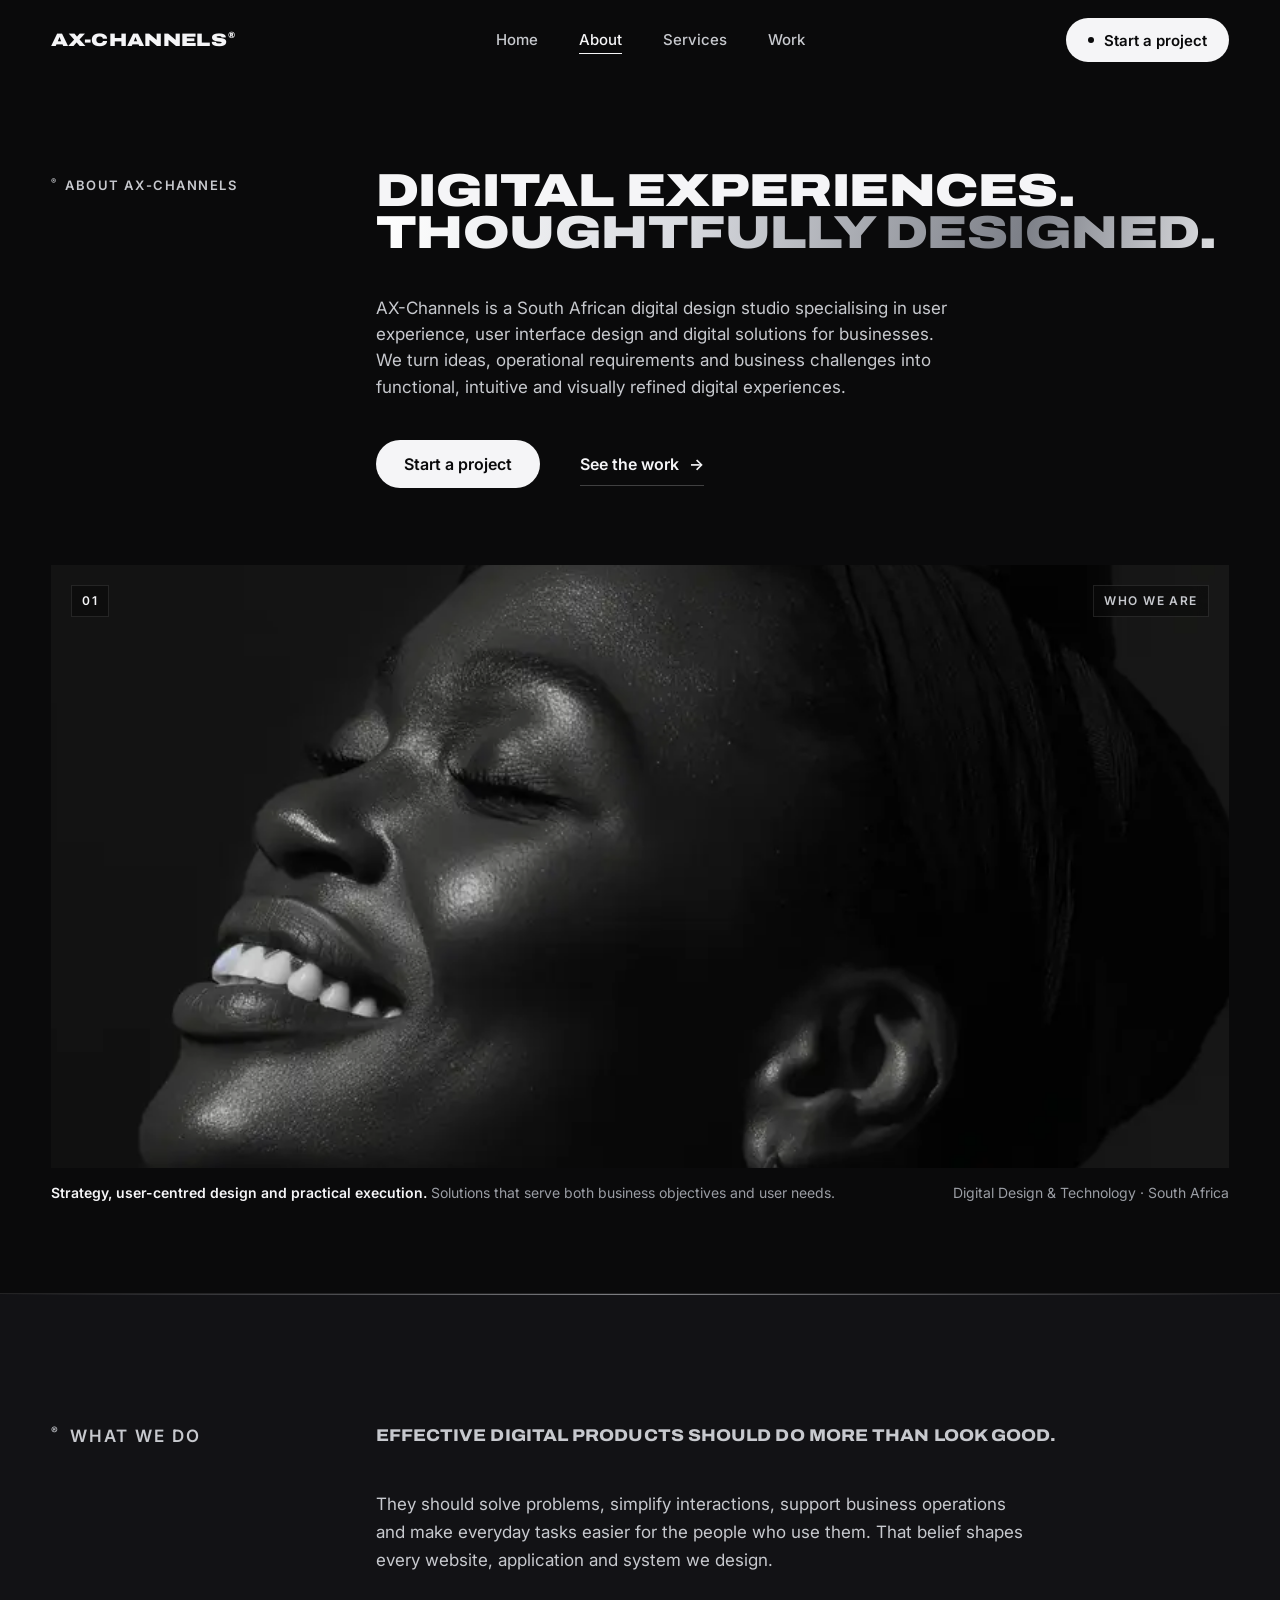
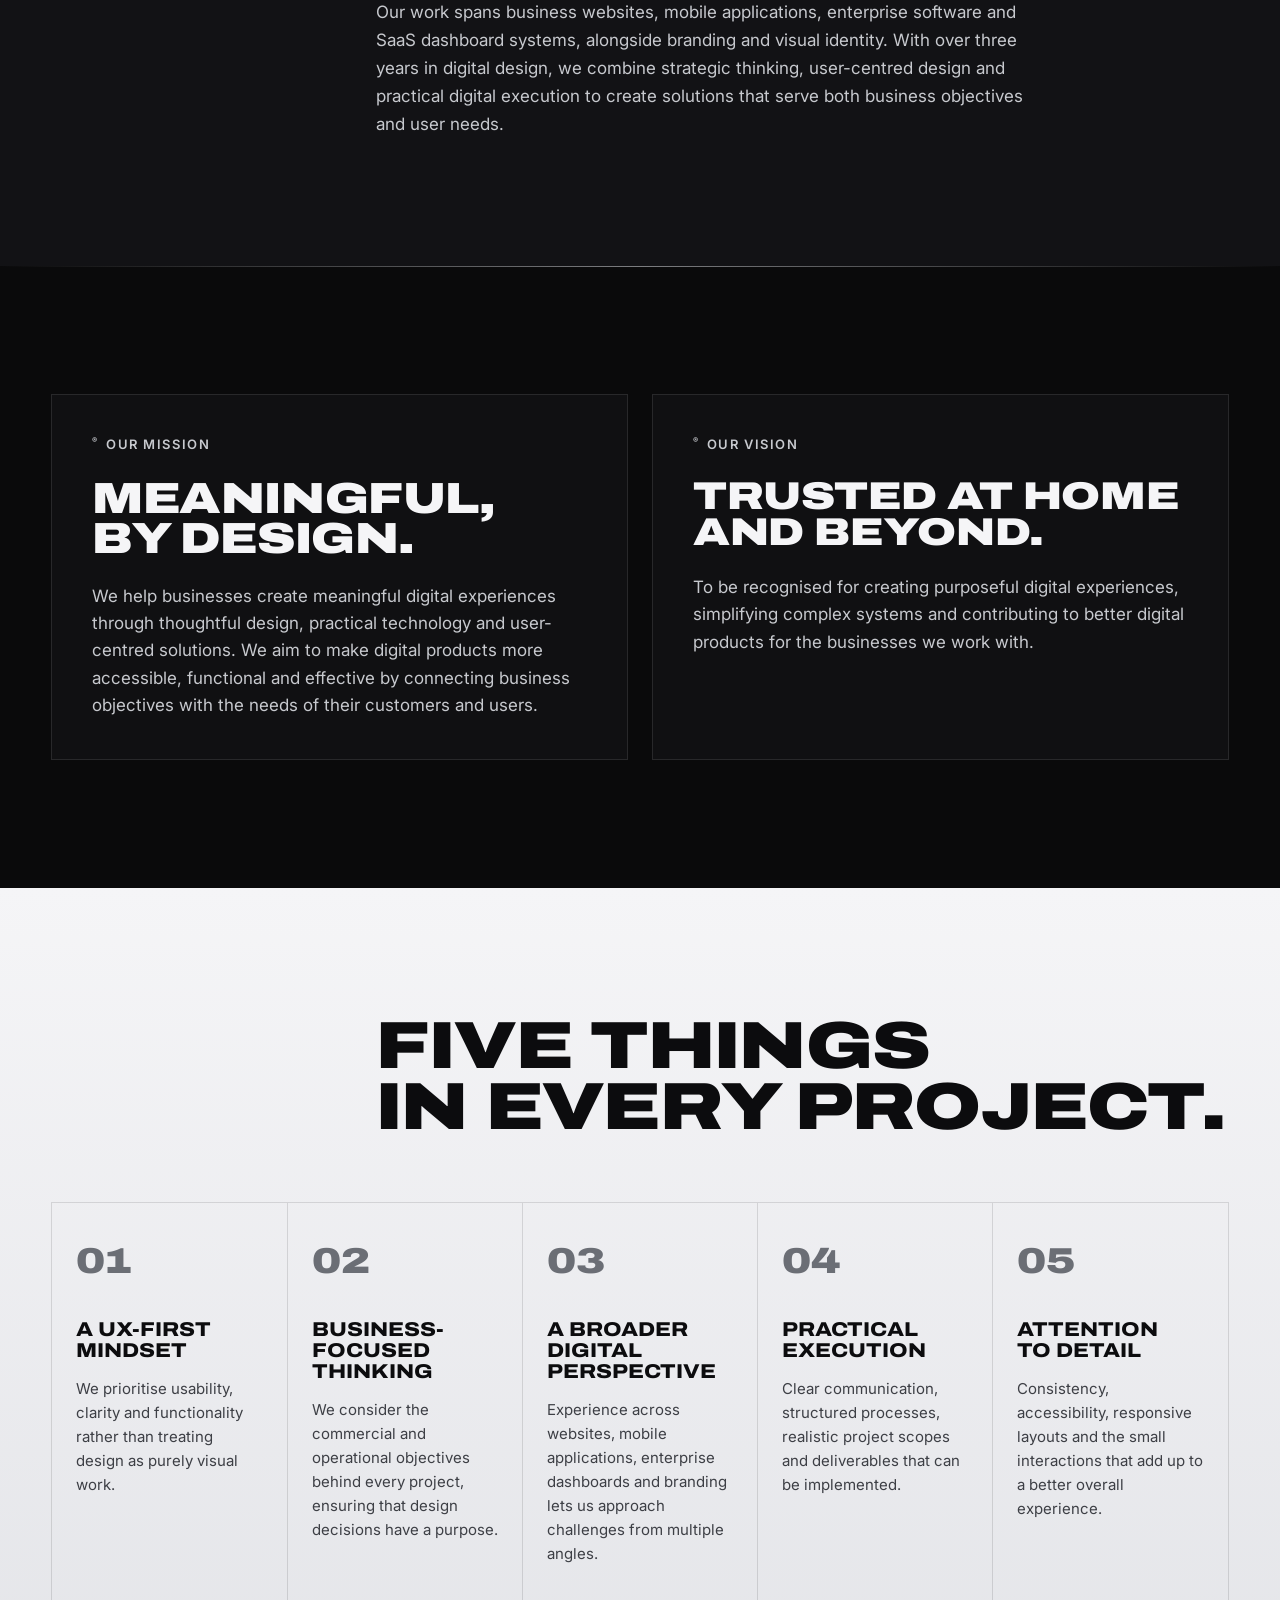
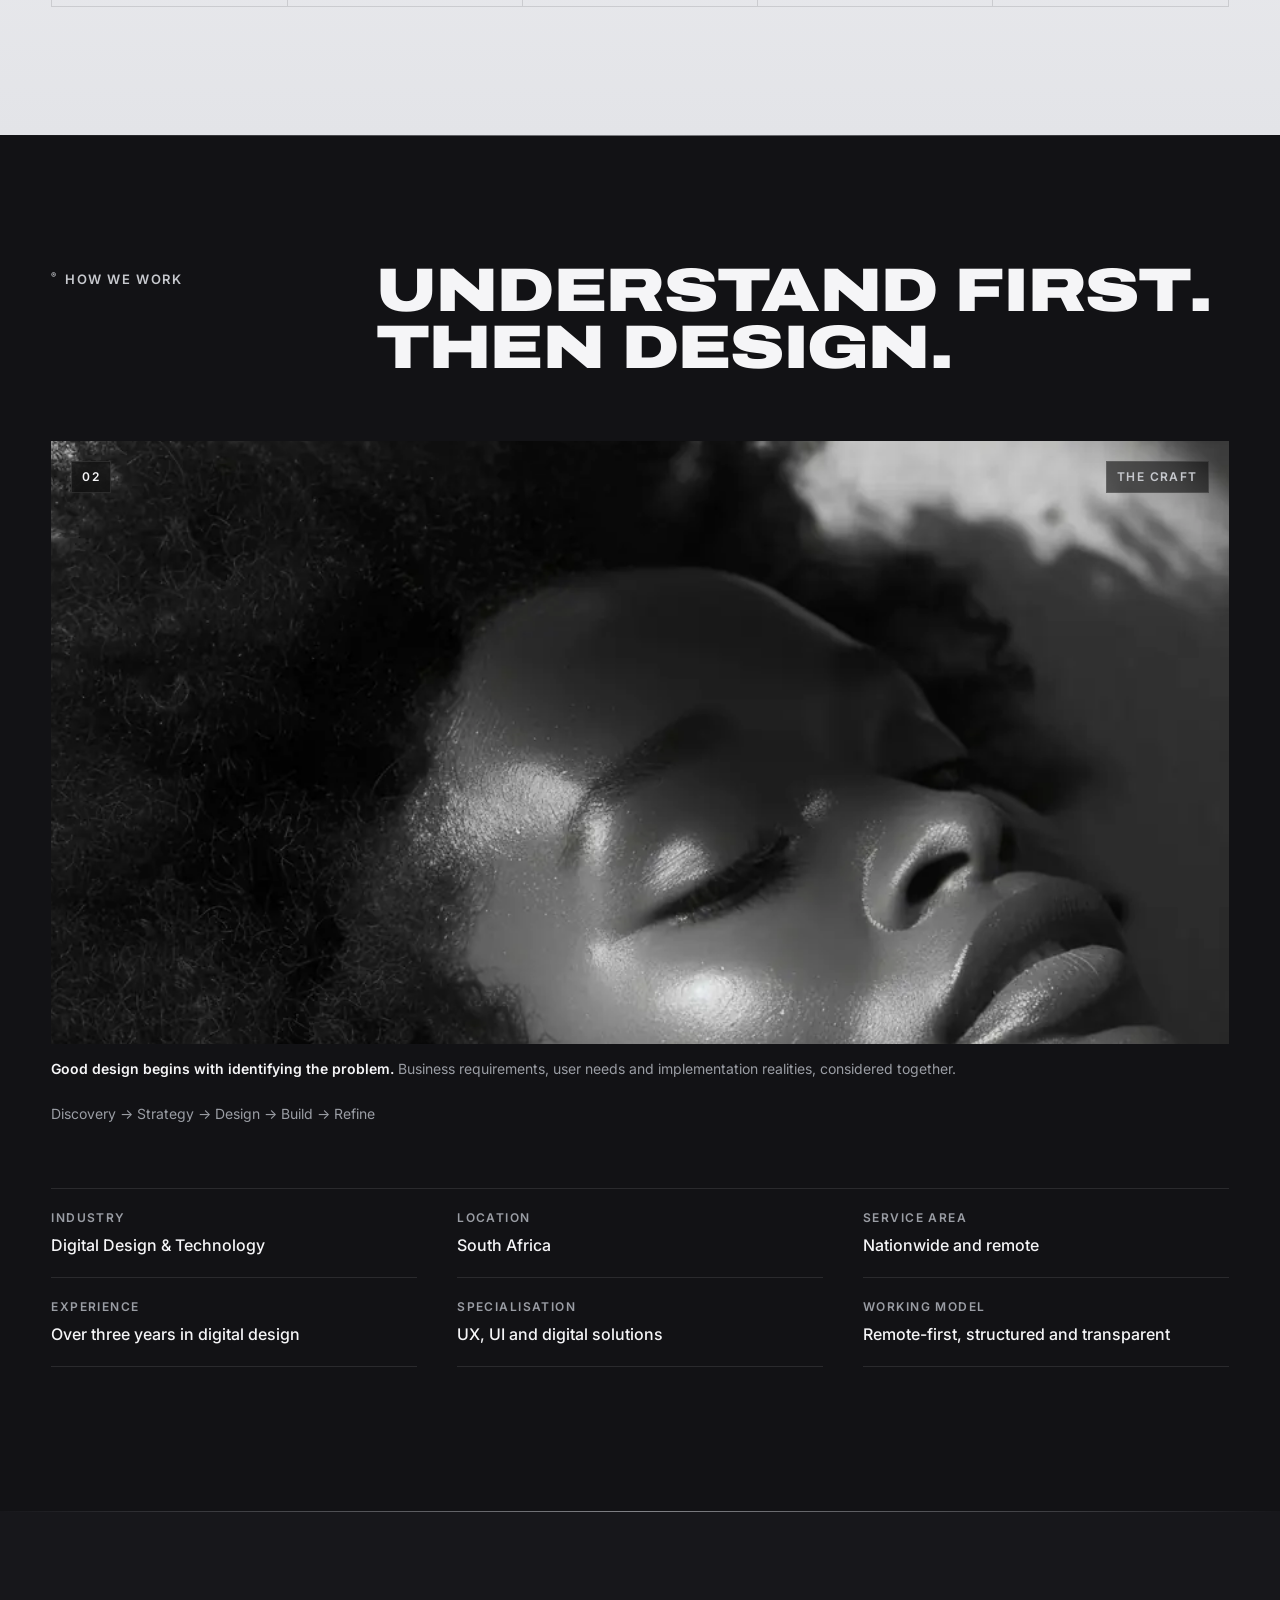
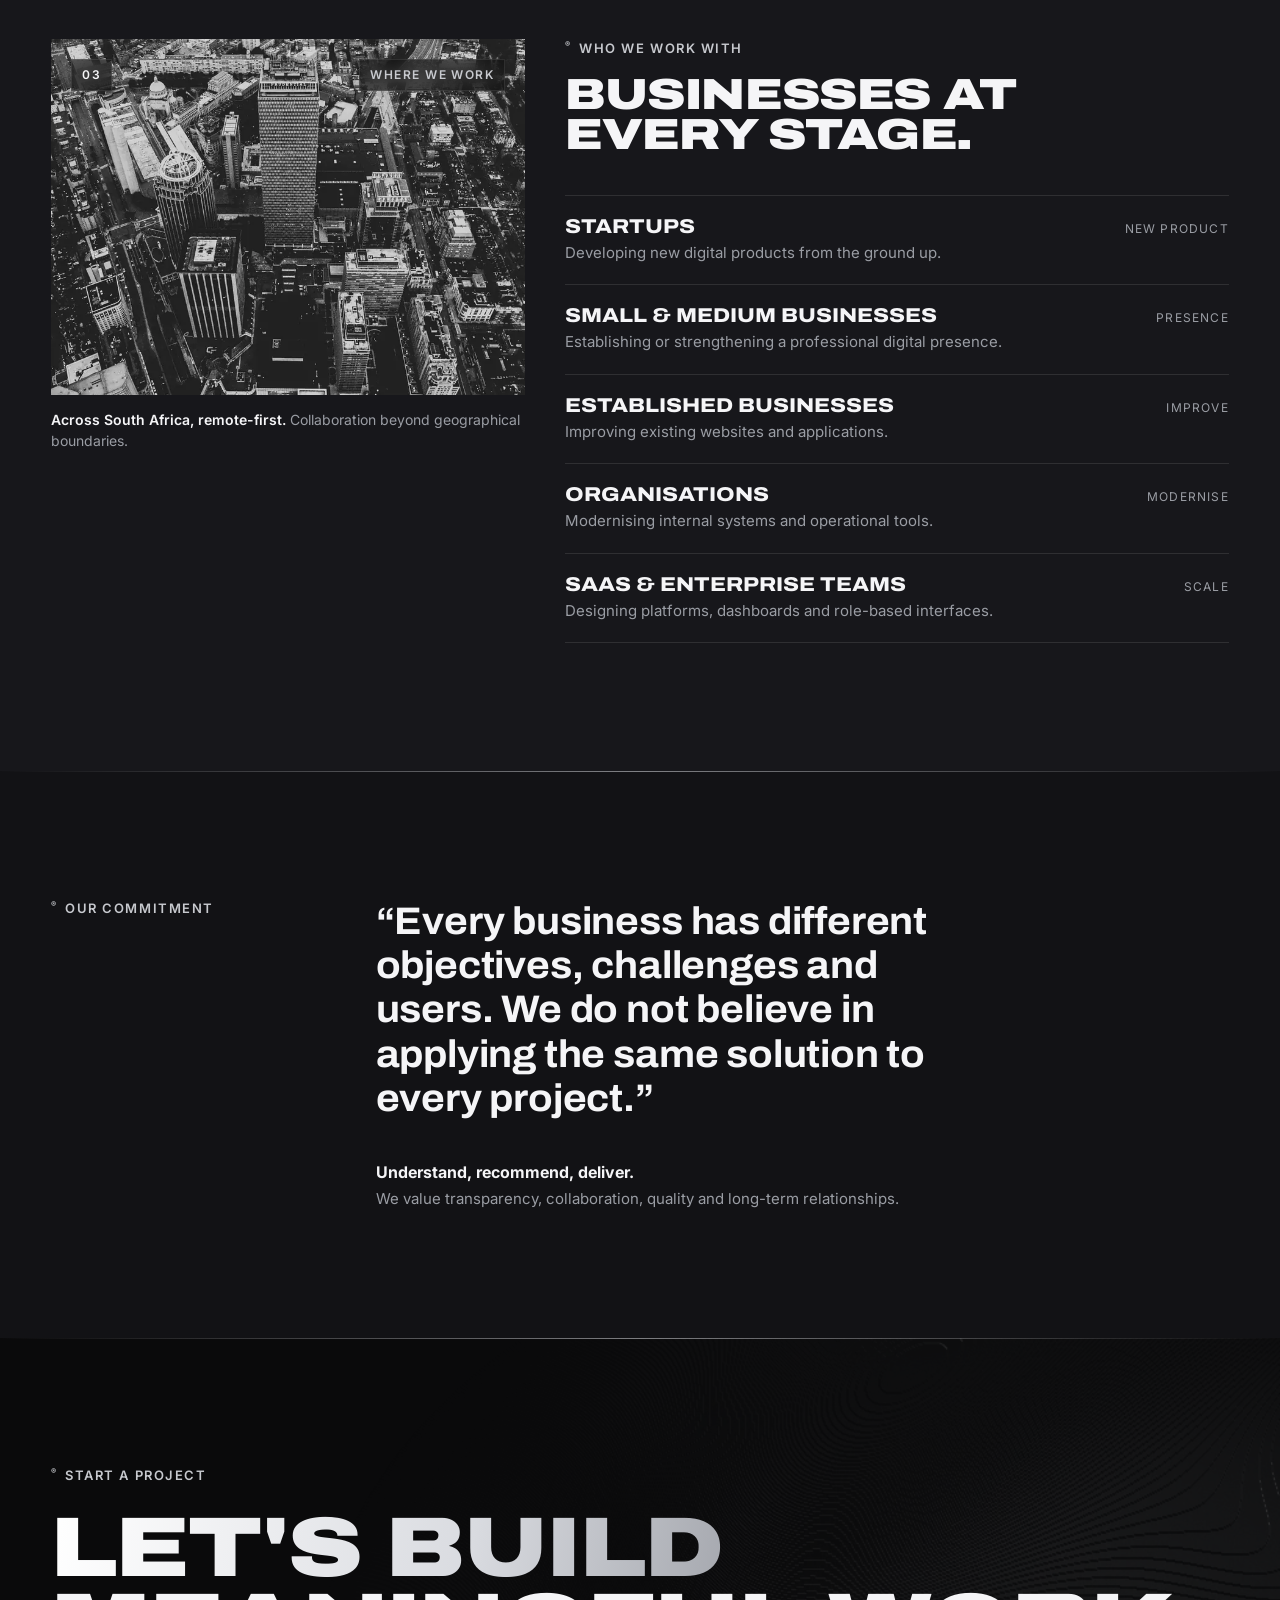
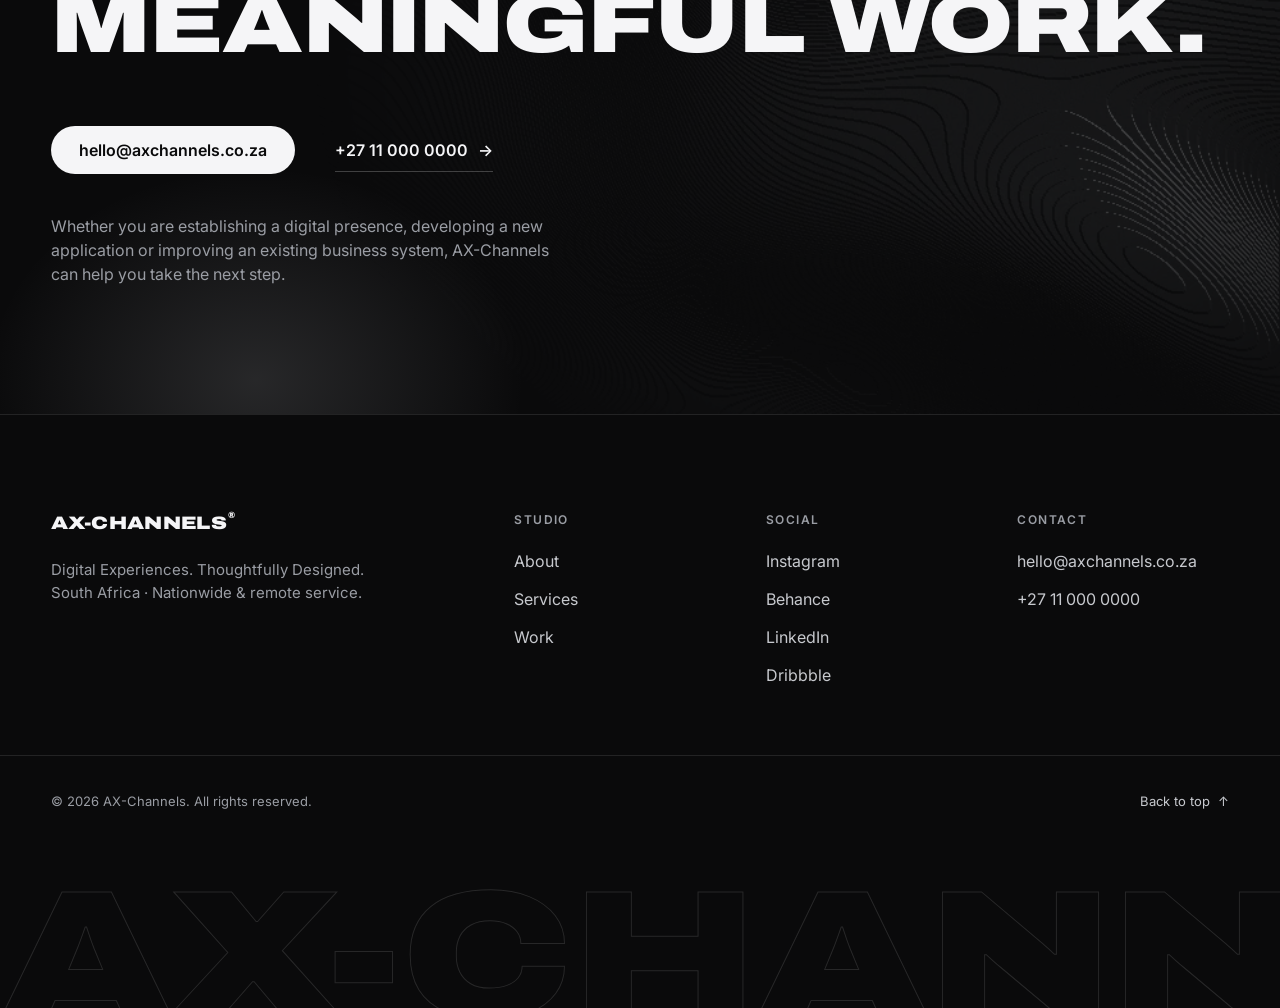
<file: about.html>
<!doctype html>
<html lang="en">
<head>
  <meta charset="utf-8">
  <meta name="viewport" content="width=device-width, initial-scale=1">
  <title>About — AX-Channels® Digital Design Studio, South Africa</title>
  <meta name="description" content="AX-Channels is a South African digital design studio specialising in UX, UI and digital solutions. Over three years of experience across websites, mobile apps, SaaS dashboards and branding. Nationwide and remote.">
  <meta property="og:title" content="About — AX-Channels® Digital Design Studio, South Africa">
  <meta property="og:description" content="AX-Channels is a South African digital design studio specialising in UX, UI and digital solutions. Over three years of experience across websites, mobile apps, SaaS dashboards and branding. Nationwide and remote.">
  <meta property="og:image" content="assets/img/portrait-smile.webp">
  <meta property="og:type" content="website">
  <meta name="theme-color" content="#0a0a0b">
  <link rel="icon" href="favicon.svg" type="image/svg+xml">
  <link rel="preconnect" href="https://fonts.googleapis.com">
  <link rel="preconnect" href="https://fonts.gstatic.com" crossorigin>
  <link rel="preload" as="image" href="assets/img/portrait-smile.webp">
  <link href="https://fonts.googleapis.com/css2?family=Archivo:wdth,wght@100..125,500..900&family=Inter:wght@400;500;600&display=swap" rel="stylesheet">
  <link rel="stylesheet" href="assets/css/styles.css?v=20261110">
</head>
<body>
  <a class="skip-link" href="#main">Skip to content</a>
  <div class="cursor" aria-hidden="true"></div>

  <!-- ============ HEADER ============ -->
  <header class="site-header" id="top">
    <div class="container header-inner">
      <a href="index.html" class="brand" aria-label="AX-Channels home">AX-CHANNELS<sup>®</sup></a>

      <nav class="nav" aria-label="Primary">
        <ul class="nav-list">
          <li><a href="index.html" class="nav-link">Home</a></li>
          <li><a href="about.html" class="nav-link is-active" aria-current="page">About</a></li>
          <li><a href="index.html#services" class="nav-link">Services</a></li>
          <li><a href="work.html" class="nav-link">Work</a></li>
        </ul>
      </nav>

      <div class="header-actions">
        <a href="#contact" class="btn btn-pill"><span class="dot" aria-hidden="true"></span>Start a project</a>
        <button class="menu-toggle" type="button" aria-expanded="false" aria-controls="mobile-menu" aria-label="Open menu">
          <span></span><span></span>
        </button>
      </div>
    </div>

    <div class="mobile-menu" id="mobile-menu" hidden>
      <ul>
        <li><a href="index.html">Home</a></li>
        <li><a href="about.html">About</a></li>
        <li><a href="index.html#services">Services</a></li>
        <li><a href="work.html">Work</a></li>
        <li><a href="#contact" class="mobile-cta">Start a project</a></li>
      </ul>
    </div>
  </header>

  <main id="main">
    <!-- ============ PAGE HERO ============ -->
    <section class="page-hero surface-0" aria-labelledby="about-title">
      <div class="container">
        <div class="page-hero-grid">
          <p class="eyebrow reveal"><sup>®</sup> About AX-Channels</p>
          <div>
            <h1 class="display reveal" id="about-title" data-fit><span class="ln">Digital experiences.</span><span class="ln chrome-text">Thoughtfully designed.</span></h1>
            <p class="lede reveal">AX-Channels is a South African digital design studio specialising in user experience, user interface design and digital solutions for businesses. We turn ideas, operational requirements and business challenges into functional, intuitive and visually refined digital experiences.</p>
            <div class="hero-actions reveal">
              <a href="#contact" class="btn btn-solid">Start a project</a>
              <a href="work.html" class="link-arrow">See the work <span aria-hidden="true">→</span></a>
            </div>
          </div>
        </div>

        <figure class="band reveal">
          <img src="assets/img/portrait-smile.webp" width="834" height="1400" alt="A smiling designer in profile, lit from the side" fetchpriority="high" style="--pos: 50% 34%">
          <span class="index">01</span>
          <span class="tag">Who we are</span>
        </figure>
        <figcaption class="band-caption reveal"><span><strong>Strategy, user-centred design and practical execution.</strong> Solutions that serve both business objectives and user needs.</span><span>Digital Design &amp; Technology · South Africa</span></figcaption>
      </div>
    </section>

    <!-- ============ STORY ============ -->
    <section class="story section surface-2" aria-labelledby="story-title">
      <div class="container split">
        <p class="eyebrow reveal" id="story-title"><sup>®</sup> What we do</p>
        <div>
          <p class="statement reveal">Effective digital products should do more than look good.</p>
          <p class="reveal">They should solve problems, simplify interactions, support business operations and make everyday tasks easier for the people who use them. That belief shapes every website, application and system we design.</p>
          <p class="reveal">Our work spans business websites, mobile applications, enterprise software and SaaS dashboard systems, alongside branding and visual identity. With over three years in digital design, we combine strategic thinking, user-centred design and practical digital execution to create solutions that serve both business objectives and user needs.</p>
        </div>
      </div>
    </section>

    <!-- ============ MISSION & VISION ============ -->
    <section class="purpose section surface-0" aria-labelledby="purpose-title">
      <div class="container">
        <p class="eyebrow reveal sr-only" id="purpose-title">Mission and vision</p>
        <div class="purpose-grid">
          <article class="purpose-card reveal">
            <p class="eyebrow"><sup>®</sup> Our mission</p>
            <h2 class="display-sm" data-fit><span class="ln">Meaningful,</span><span class="ln">by design.</span></h2>
            <p>We help businesses create meaningful digital experiences through thoughtful design, practical technology and user-centred solutions. We aim to make digital products more accessible, functional and effective by connecting business objectives with the needs of their customers and users.</p>
          </article>
          <article class="purpose-card reveal">
            <p class="eyebrow"><sup>®</sup> Our vision</p>
            <h2 class="display-sm" data-fit><span class="ln">Trusted at home</span><span class="ln">and beyond.</span></h2>
            <p>To be recognised for creating purposeful digital experiences, simplifying complex systems and contributing to better digital products for the businesses we work with.</p>
          </article>
        </div>
      </div>
    </section>

    <!-- ============ WHAT SETS US APART ============ -->
    <section class="values section surface-light" aria-labelledby="values-title">
      <div class="container">
        <div class="section-head">
          <p class="eyebrow reveal" id="values-title"><sup>®</sup> What sets us apart</p>
          <h2 class="display reveal" data-fit><span class="ln">Five things</span><span class="ln">in every project.</span></h2>
        </div>
        <ol class="steps steps-5">
          <li class="reveal"><span class="step-no">01</span><h3>A UX-first mindset</h3><p>We prioritise usability, clarity and functionality rather than treating design as purely visual work.</p></li>
          <li class="reveal"><span class="step-no">02</span><h3>Business-focused thinking</h3><p>We consider the commercial and operational objectives behind every project, ensuring that design decisions have a purpose.</p></li>
          <li class="reveal"><span class="step-no">03</span><h3>A broader digital perspective</h3><p>Experience across websites, mobile applications, enterprise dashboards and branding lets us approach challenges from multiple angles.</p></li>
          <li class="reveal"><span class="step-no">04</span><h3>Practical execution</h3><p>Clear communication, structured processes, realistic project scopes and deliverables that can be implemented.</p></li>
          <li class="reveal"><span class="step-no">05</span><h3>Attention to detail</h3><p>Consistency, accessibility, responsive layouts and the small interactions that add up to a better overall experience.</p></li>
        </ol>
      </div>
    </section>

    <!-- ============ HOW WE WORK ============ -->
    <section class="craft section surface-2" aria-labelledby="craft-title">
      <div class="container">
        <div class="section-head">
          <p class="eyebrow reveal" id="craft-title"><sup>®</sup> How we work</p>
          <h2 class="display reveal" data-fit><span class="ln">Understand first.</span><span class="ln">Then design.</span></h2>
        </div>
        <figure class="band reveal">
          <img src="assets/img/portrait-sunlit.webp" width="933" height="1400" alt="A designer with eyes closed, face tilted into a shaft of sunlight" loading="lazy" style="--pos: 50% 28%">
          <span class="index">02</span>
          <span class="tag">The craft</span>
        </figure>
        <figcaption class="band-caption reveal"><span><strong>Good design begins with identifying the problem.</strong> Business requirements, user needs and implementation realities, considered together.</span><span>Discovery → Strategy → Design → Build → Refine</span></figcaption>
        <dl class="facts reveal">
          <div><dt>Industry</dt><dd>Digital Design &amp; Technology</dd></div>
          <div><dt>Location</dt><dd>South Africa</dd></div>
          <div><dt>Service area</dt><dd>Nationwide and remote</dd></div>
          <div><dt>Experience</dt><dd>Over three years in digital design</dd></div>
          <div><dt>Specialisation</dt><dd>UX, UI and digital solutions</dd></div>
          <div><dt>Working model</dt><dd>Remote-first, structured and transparent</dd></div>
        </dl>
      </div>
    </section>

    <!-- ============ WHO WE WORK WITH ============ -->
    <section class="studios section surface-3" aria-labelledby="clients-title">
      <div class="container studios-grid">
        <div>
          <figure class="band reveal">
            <img src="assets/img/city-aerial.webp" width="800" height="1000" alt="Aerial view of a city grid in monochrome" loading="lazy" style="--pos: 50% 50%">
            <span class="index">03</span>
            <span class="tag">Where we work</span>
          </figure>
          <figcaption class="band-caption reveal"><span><strong>Across South Africa, remote-first.</strong> Collaboration beyond geographical boundaries.</span></figcaption>
        </div>
        <div>
          <p class="eyebrow reveal" id="clients-title"><sup>®</sup> Who we work with</p>
          <h2 class="display-sm reveal" style="margin-top: var(--space-2)" data-fit><span class="ln">Businesses at</span><span class="ln">every stage.</span></h2>
          <ul class="locations reveal">
            <li><div><h3>Startups</h3><p>Developing new digital products from the ground up.</p></div><span>New product</span></li>
            <li><div><h3>Small &amp; medium businesses</h3><p>Establishing or strengthening a professional digital presence.</p></div><span>Presence</span></li>
            <li><div><h3>Established businesses</h3><p>Improving existing websites and applications.</p></div><span>Improve</span></li>
            <li><div><h3>Organisations</h3><p>Modernising internal systems and operational tools.</p></div><span>Modernise</span></li>
            <li><div><h3>SaaS &amp; enterprise teams</h3><p>Designing platforms, dashboards and role-based interfaces.</p></div><span>Scale</span></li>
          </ul>
        </div>
      </div>
    </section>

    <!-- ============ COMMITMENT ============ -->
    <section class="testimonial section surface-2" aria-labelledby="commitment-title">
      <div class="container split">
        <p class="eyebrow reveal" id="commitment-title"><sup>®</sup> Our commitment</p>
        <figure class="quote reveal">
          <blockquote>
            “Every business has different objectives, challenges and users. We do not believe in applying the same solution to every project.”
          </blockquote>
          <figcaption>
            <strong>Understand, recommend, deliver.</strong>
            <span>We value transparency, collaboration, quality and long-term relationships.</span>
          </figcaption>
        </figure>
      </div>
    </section>


    <!-- ============ CTA ============ -->
    <section class="cta section surface-0" id="contact" aria-labelledby="cta-title">
      <div class="cta-bg" aria-hidden="true"></div>
      <div class="container">
        <p class="eyebrow reveal"><sup>®</sup> Start a project</p>
        <h2 class="display-xl reveal" id="cta-title" data-fit><span class="ln chrome-text">Let's build</span><span class="ln">meaningful work.</span></h2>
        <div class="cta-row reveal">
          <a href="mailto:hello@axchannels.co.za" class="btn btn-solid">hello@axchannels.co.za</a>
          <a href="tel:+27110000000" class="link-arrow">+27 11 000 0000 <span aria-hidden="true">→</span></a>
        </div>
        <p class="cta-note reveal">Whether you are establishing a digital presence, developing a new application or improving an existing business system, AX-Channels can help you take the next step.</p>
      </div>
    </section>
  </main>

  <!-- ============ FOOTER ============ -->
  <footer class="site-footer">
    <div class="container footer-grid">
      <div class="footer-brand">
        <a href="index.html" class="brand">AX-CHANNELS<sup>®</sup></a>
        <p>Digital Experiences. Thoughtfully Designed.<br>South Africa · Nationwide &amp; remote service.</p>
      </div>
      <nav aria-label="Footer">
        <h4>Studio</h4>
        <ul>
          <li><a href="about.html">About</a></li>
          <li><a href="index.html#services">Services</a></li>
          <li><a href="work.html">Work</a></li>
        </ul>
      </nav>
      <div>
        <h4>Social</h4>
        <ul>
          <li><a href="#" rel="noopener">Instagram</a></li>
          <li><a href="#" rel="noopener">Behance</a></li>
          <li><a href="#" rel="noopener">LinkedIn</a></li>
          <li><a href="#" rel="noopener">Dribbble</a></li>
        </ul>
      </div>
      <div>
        <h4>Contact</h4>
        <ul>
          <li><a href="mailto:hello@axchannels.co.za">hello@axchannels.co.za</a></li>
          <li><a href="tel:+27110000000">+27 11 000 0000</a></li>
        </ul>
      </div>
    </div>
    <div class="container footer-bottom">
      <span>© <span data-year>2026</span> AX-Channels. All rights reserved.</span>
      <a href="#top" class="back-top">Back to top <span aria-hidden="true">↑</span></a>
    </div>
    <div class="footer-wordmark" aria-hidden="true">AX-CHANNELS</div>
  </footer>

  <script src="assets/js/main.js?v=20261110" defer></script>
</body>
</html>
</file>
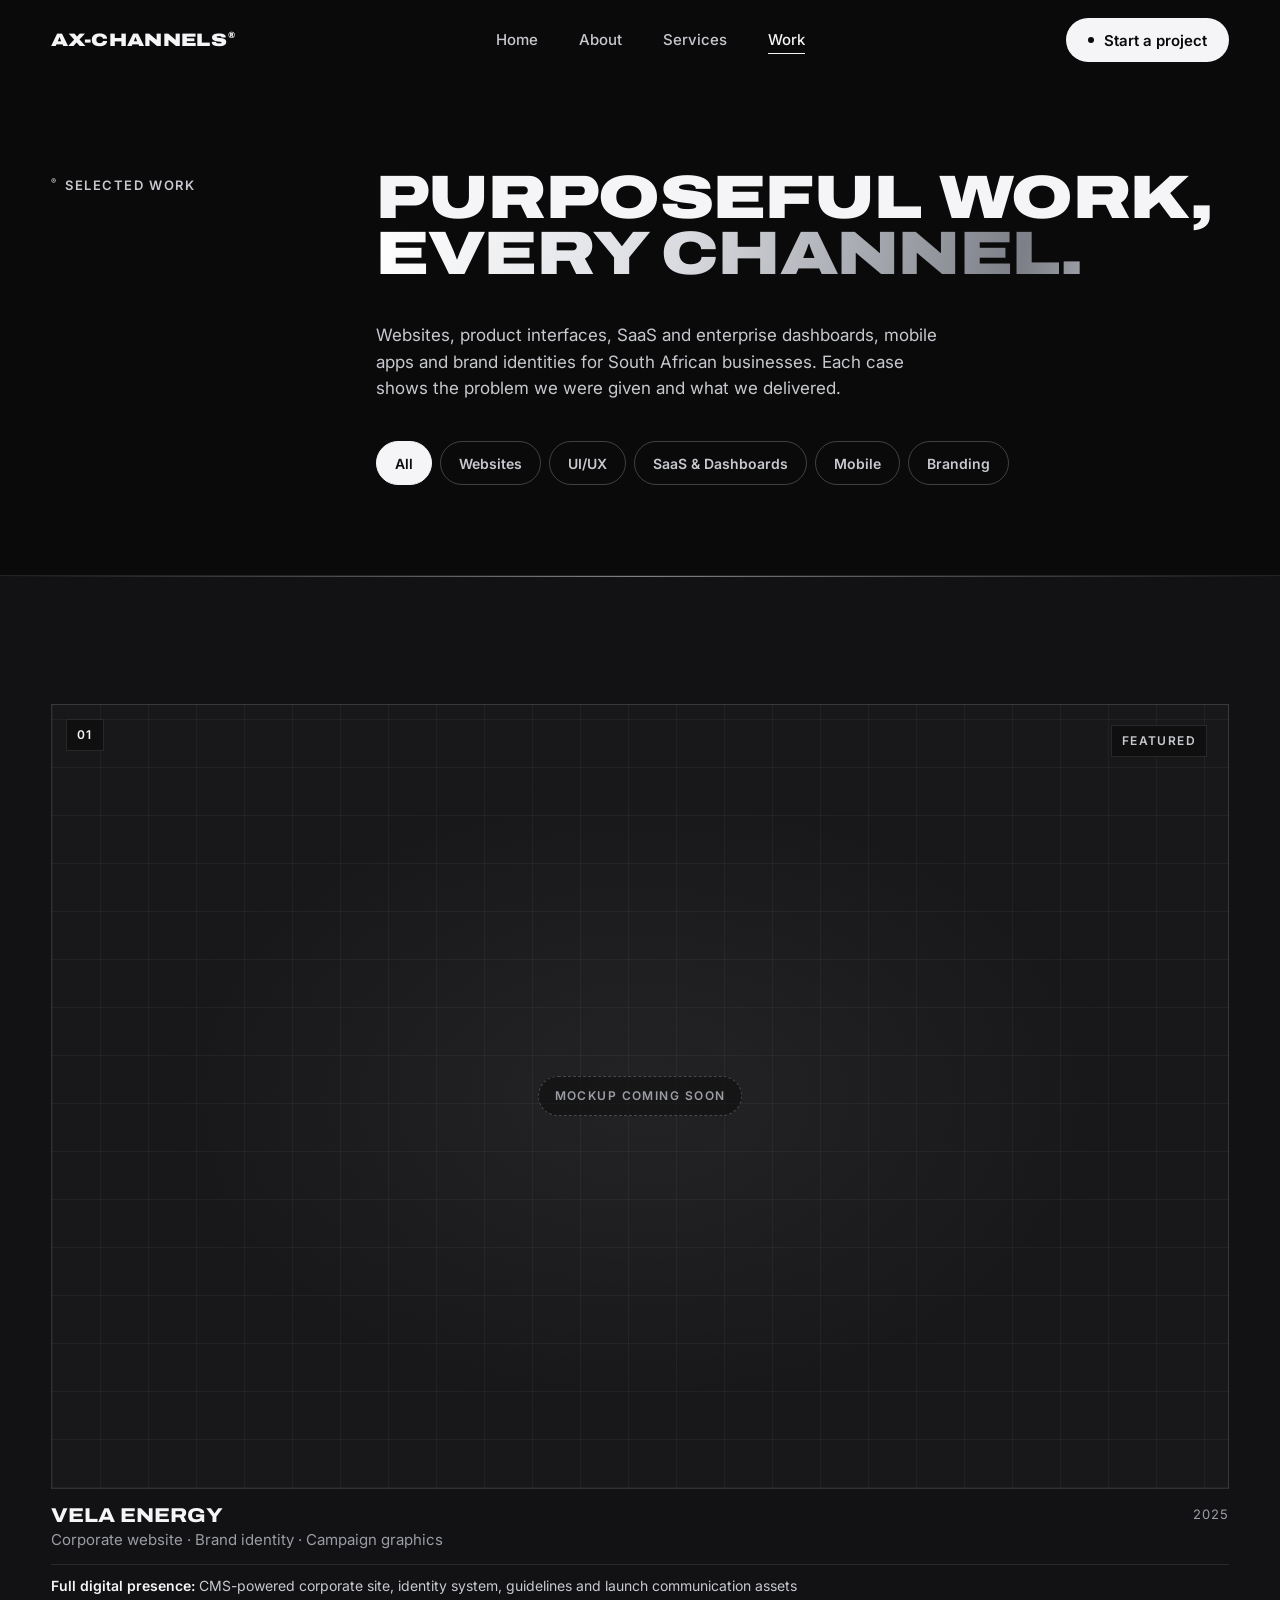
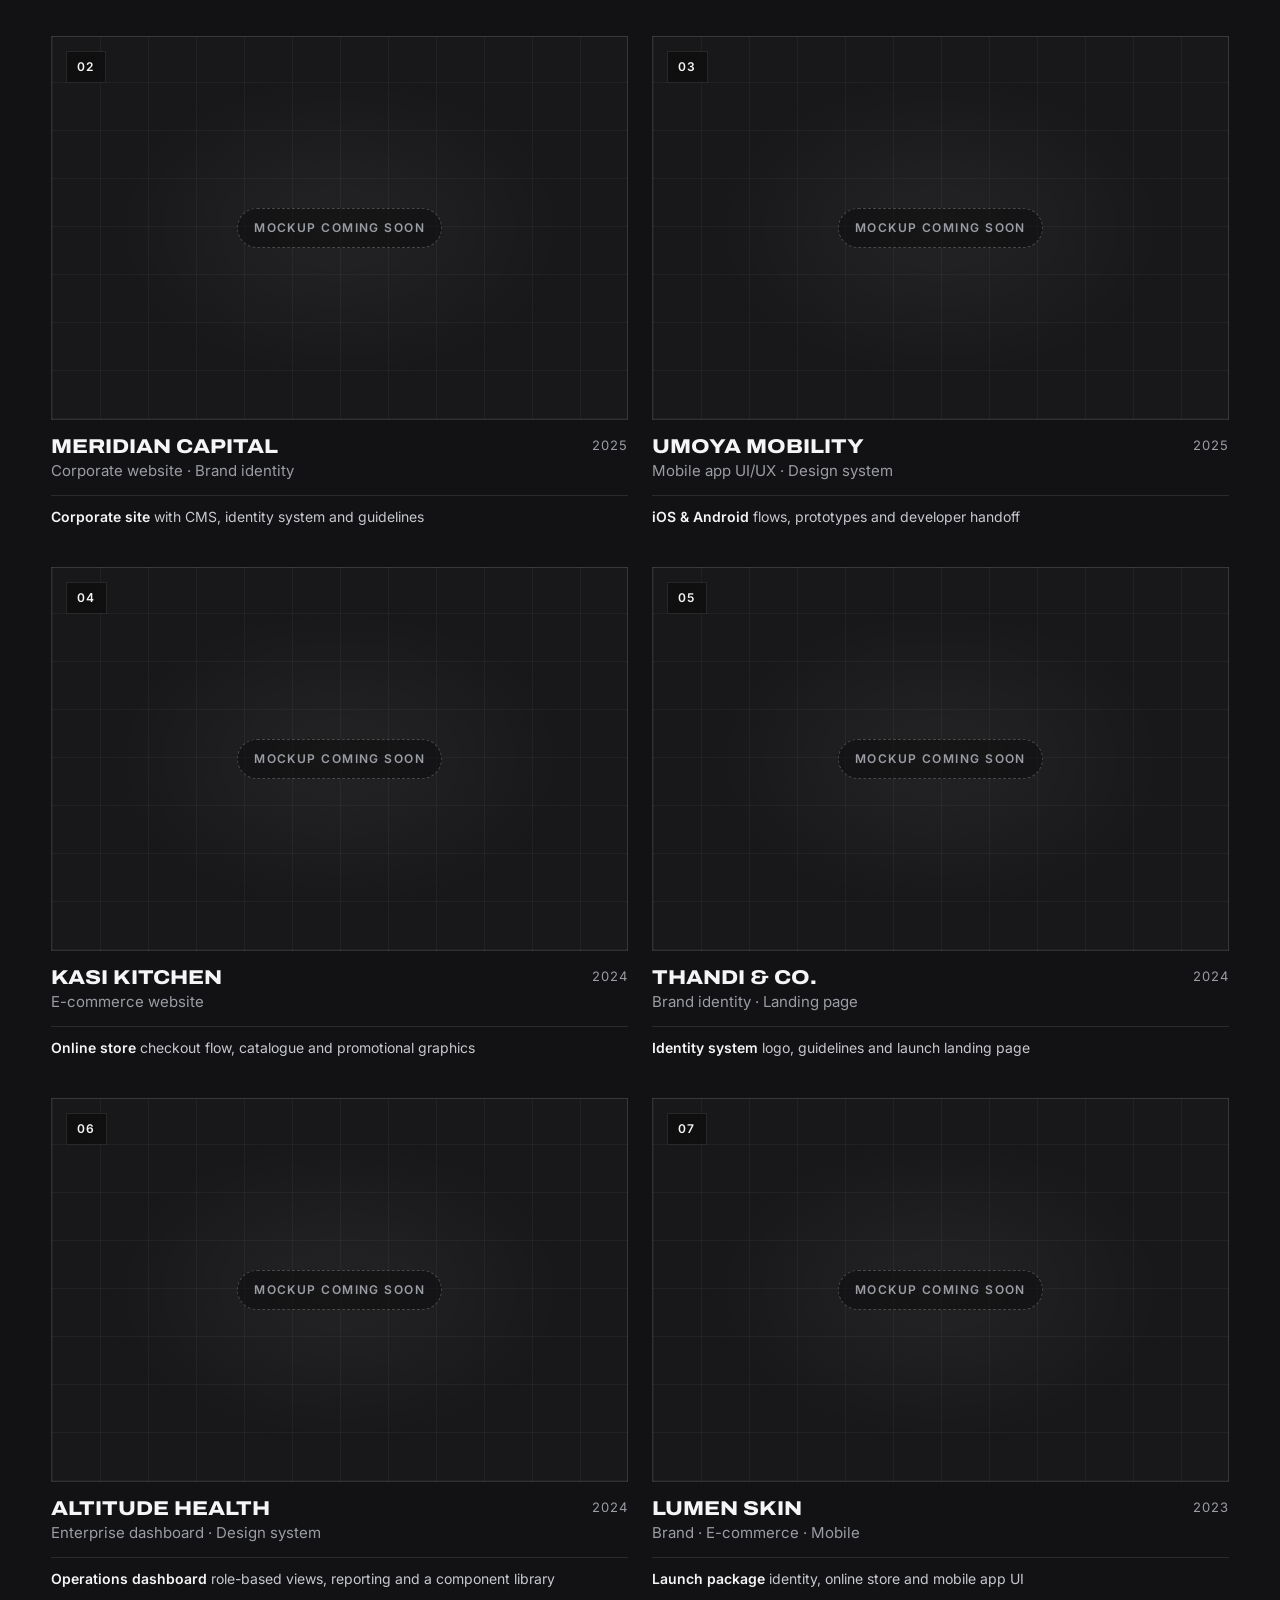
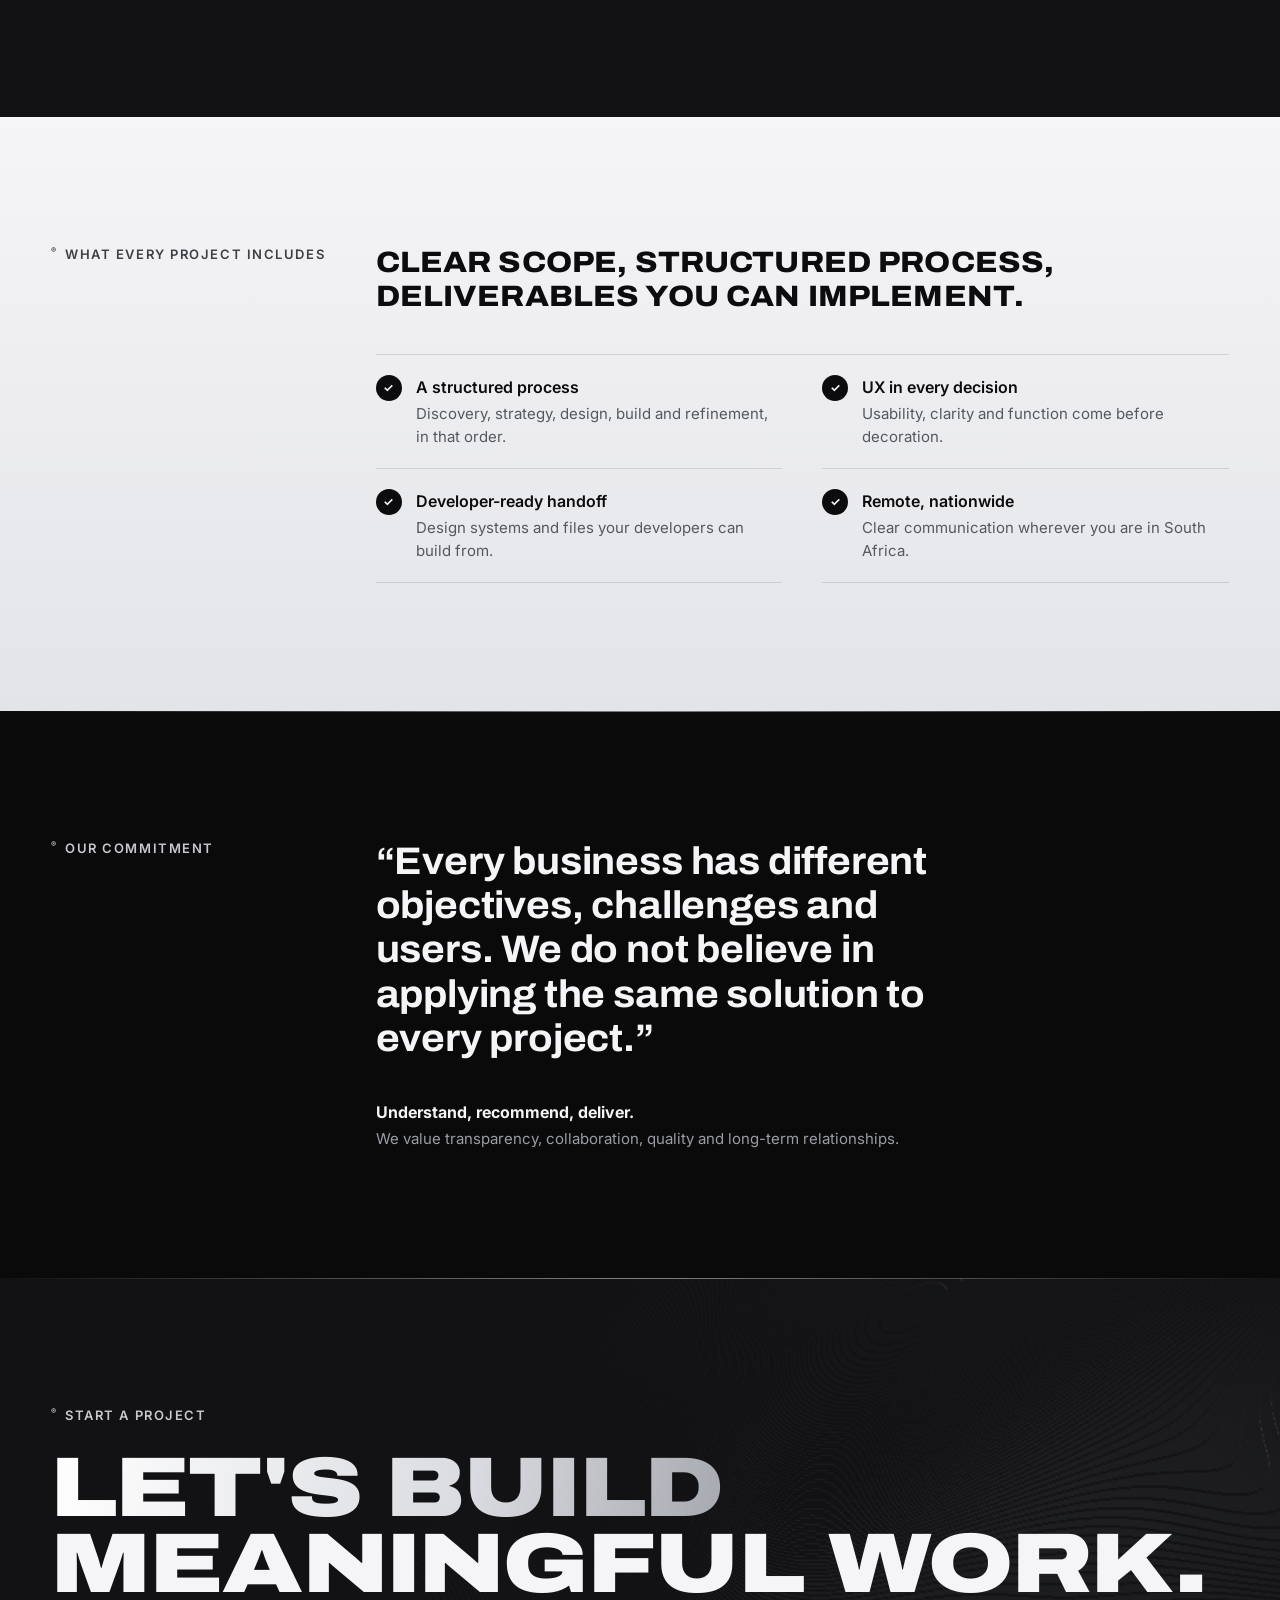
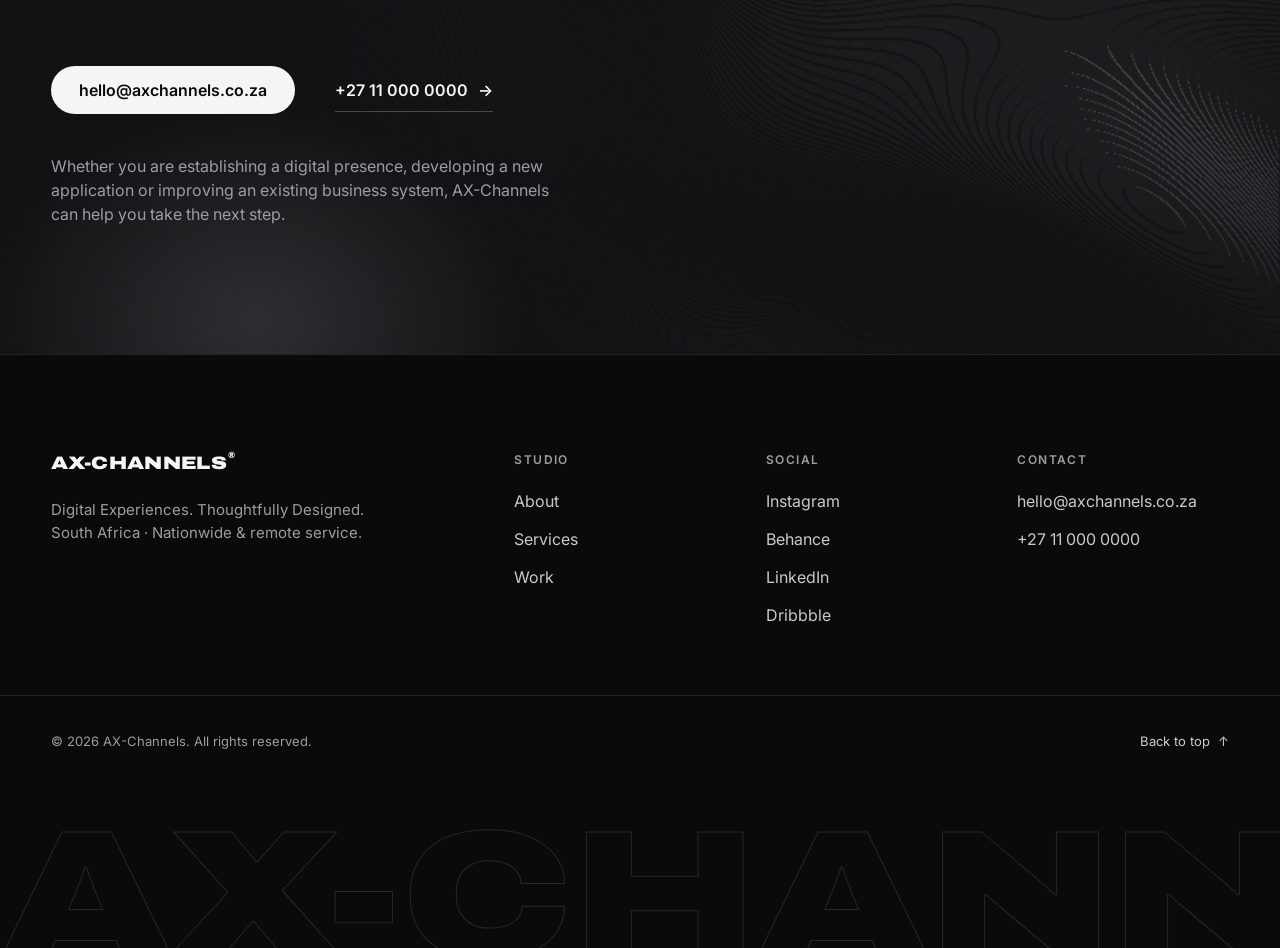
<file: work.html>
<!doctype html>
<html lang="en">
<head>
  <meta charset="utf-8">
  <meta name="viewport" content="width=device-width, initial-scale=1">
  <title>Work — AX-Channels® Digital Design Studio, South Africa</title>
  <meta name="description" content="Selected websites, UI/UX, SaaS dashboards, mobile apps and brand identity projects by AX-Channels, a South African digital design studio.">
  <meta property="og:title" content="Work — AX-Channels® Digital Design Studio, South Africa">
  <meta property="og:description" content="Selected websites, UI/UX, SaaS dashboards, mobile apps and brand identity projects by AX-Channels, a South African digital design studio.">
  <meta property="og:image" content="assets/img/portrait-glow-2.webp">
  <meta property="og:type" content="website">
  <meta name="theme-color" content="#0a0a0b">
  <link rel="icon" href="favicon.svg" type="image/svg+xml">
  <link rel="preconnect" href="https://fonts.googleapis.com">
  <link rel="preconnect" href="https://fonts.gstatic.com" crossorigin>
  <link href="https://fonts.googleapis.com/css2?family=Archivo:wdth,wght@100..125,500..900&family=Inter:wght@400;500;600&display=swap" rel="stylesheet">
  <link rel="stylesheet" href="assets/css/styles.css?v=20261110">
</head>
<body>
  <a class="skip-link" href="#main">Skip to content</a>
  <div class="cursor" aria-hidden="true"></div>

  <!-- ============ HEADER ============ -->
  <header class="site-header" id="top">
    <div class="container header-inner">
      <a href="index.html" class="brand" aria-label="AX-Channels home">AX-CHANNELS<sup>®</sup></a>

      <nav class="nav" aria-label="Primary">
        <ul class="nav-list">
          <li><a href="index.html" class="nav-link">Home</a></li>
          <li><a href="about.html" class="nav-link">About</a></li>
          <li><a href="index.html#services" class="nav-link">Services</a></li>
          <li><a href="work.html" class="nav-link is-active" aria-current="page">Work</a></li>
        </ul>
      </nav>

      <div class="header-actions">
        <a href="#contact" class="btn btn-pill"><span class="dot" aria-hidden="true"></span>Start a project</a>
        <button class="menu-toggle" type="button" aria-expanded="false" aria-controls="mobile-menu" aria-label="Open menu">
          <span></span><span></span>
        </button>
      </div>
    </div>

    <div class="mobile-menu" id="mobile-menu" hidden>
      <ul>
        <li><a href="index.html">Home</a></li>
        <li><a href="about.html">About</a></li>
        <li><a href="index.html#services">Services</a></li>
        <li><a href="work.html">Work</a></li>
        <li><a href="#contact" class="mobile-cta">Start a project</a></li>
      </ul>
    </div>
  </header>

  <main id="main">
    <!-- ============ PAGE HERO ============ -->
    <section class="page-hero surface-0" aria-labelledby="work-title">
      <div class="container">
        <div class="page-hero-grid">
          <p class="eyebrow reveal"><sup>®</sup> Selected work</p>
          <div>
            <h1 class="display reveal" id="work-title" data-fit><span class="ln">Purposeful work,</span><span class="ln chrome-text">every channel.</span></h1>
            <p class="lede reveal">Websites, product interfaces, SaaS and enterprise dashboards, mobile apps and brand identities for South African businesses. Each case shows the problem we were given and what we delivered.</p>
            <div class="filters reveal" role="group" aria-label="Filter projects">
              <button type="button" data-filter="all" aria-pressed="true">All</button>
              <button type="button" data-filter="web" aria-pressed="false">Websites</button>
              <button type="button" data-filter="product" aria-pressed="false">UI/UX</button>
              <button type="button" data-filter="saas" aria-pressed="false">SaaS &amp; Dashboards</button>
              <button type="button" data-filter="mobile" aria-pressed="false">Mobile</button>
              <button type="button" data-filter="brand" aria-pressed="false">Branding</button>
            </div>
          </div>
        </div>
      </div>
    </section>

    <!-- ============ PROJECTS ============ -->
    <section class="work work-page section surface-2" aria-label="Projects">
      <div class="container">
        <div class="work-grid" data-work-grid>
          <a href="#contact" class="featured work-card reveal" data-cat="web brand" style="grid-column: 1 / -1">
            <figure class="band ph" aria-label="Project mockup coming soon">
              <span class="ref">01</span>
              <span class="ph-label">Mockup coming soon</span>
              <span class="tag">Featured</span>
              <span class="hover-cta">View case <span aria-hidden="true">→</span></span>
            </figure>
            <div class="work-meta"><h3>Vela Energy</h3><p>Corporate website · Brand identity · Campaign graphics</p><span>2025</span><p class="result"><strong>Full digital presence:</strong> CMS-powered corporate site, identity system, guidelines and launch communication assets</p></div>
          </a>
          <a href="#contact" class="work-card reveal" data-cat="web brand">
            <figure class="ph" aria-label="Project mockup coming soon"><span class="ref">02</span><span class="ph-label">Mockup coming soon</span><span class="hover-cta">View case <span aria-hidden="true">→</span></span></figure>
            <div class="work-meta"><h3>Meridian Capital</h3><p>Corporate website · Brand identity</p><span>2025</span><p class="result"><strong>Corporate site</strong> with CMS, identity system and guidelines</p></div>
          </a>
          <a href="#contact" class="work-card reveal" data-cat="mobile product">
            <figure class="ph" aria-label="Project mockup coming soon"><span class="ref">03</span><span class="ph-label">Mockup coming soon</span><span class="hover-cta">View case <span aria-hidden="true">→</span></span></figure>
            <div class="work-meta"><h3>Umoya Mobility</h3><p>Mobile app UI/UX · Design system</p><span>2025</span><p class="result"><strong>iOS &amp; Android</strong> flows, prototypes and developer handoff</p></div>
          </a>
          <a href="#contact" class="work-card reveal" data-cat="web">
            <figure class="ph" aria-label="Project mockup coming soon"><span class="ref">04</span><span class="ph-label">Mockup coming soon</span><span class="hover-cta">View case <span aria-hidden="true">→</span></span></figure>
            <div class="work-meta"><h3>Kasi Kitchen</h3><p>E-commerce website</p><span>2024</span><p class="result"><strong>Online store</strong> checkout flow, catalogue and promotional graphics</p></div>
          </a>
          <a href="#contact" class="work-card reveal" data-cat="brand web">
            <figure class="ph" aria-label="Project mockup coming soon"><span class="ref">05</span><span class="ph-label">Mockup coming soon</span><span class="hover-cta">View case <span aria-hidden="true">→</span></span></figure>
            <div class="work-meta"><h3>Thandi &amp; Co.</h3><p>Brand identity · Landing page</p><span>2024</span><p class="result"><strong>Identity system</strong> logo, guidelines and launch landing page</p></div>
          </a>
          <a href="#contact" class="work-card reveal" data-cat="saas product">
            <figure class="ph" aria-label="Project mockup coming soon"><span class="ref">06</span><span class="ph-label">Mockup coming soon</span><span class="hover-cta">View case <span aria-hidden="true">→</span></span></figure>
            <div class="work-meta"><h3>Altitude Health</h3><p>Enterprise dashboard · Design system</p><span>2024</span><p class="result"><strong>Operations dashboard</strong> role-based views, reporting and a component library</p></div>
          </a>
          <a href="#contact" class="work-card reveal" data-cat="brand web mobile">
            <figure class="ph" aria-label="Project mockup coming soon"><span class="ref">07</span><span class="ph-label">Mockup coming soon</span><span class="hover-cta">View case <span aria-hidden="true">→</span></span></figure>
            <div class="work-meta"><h3>Lumen Skin</h3><p>Brand · E-commerce · Mobile</p><span>2023</span><p class="result"><strong>Launch package</strong> identity, online store and mobile app UI</p></div>
          </a>
        </div>
        <p class="work-empty" data-work-empty hidden>No projects in this category yet.</p>
      </div>
    </section>

    <!-- ============ WHAT YOU GET ============ -->
    <section class="outcomes section surface-light" aria-labelledby="outcomes-title">
      <div class="container split">
        <p class="eyebrow reveal" id="outcomes-title"><sup>®</sup> What every project includes</p>
        <div>
          <p class="statement reveal">Clear scope, structured process, deliverables you can implement.</p>
          <ul class="includes reveal" aria-label="Included in every project">
            <li><h3>A structured process</h3><p>Discovery, strategy, design, build and refinement, in that order.</p></li>
            <li><h3>UX in every decision</h3><p>Usability, clarity and function come before decoration.</p></li>
            <li><h3>Developer-ready handoff</h3><p>Design systems and files your developers can build from.</p></li>
            <li><h3>Remote, nationwide</h3><p>Clear communication wherever you are in South Africa.</p></li>
          </ul>
        </div>
      </div>
    </section>

    <!-- ============ COMMITMENT ============ -->
    <section class="testimonial section surface-0" aria-labelledby="commitment-title">
      <div class="container split">
        <p class="eyebrow reveal" id="commitment-title"><sup>®</sup> Our commitment</p>
        <figure class="quote reveal">
          <blockquote>
            “Every business has different objectives, challenges and users. We do not believe in applying the same solution to every project.”
          </blockquote>
          <figcaption>
            <strong>Understand, recommend, deliver.</strong>
            <span>We value transparency, collaboration, quality and long-term relationships.</span>
          </figcaption>
        </figure>
      </div>
    </section>


    <!-- ============ CTA ============ -->
    <section class="cta section surface-2" id="contact" aria-labelledby="cta-title">
      <div class="cta-bg" aria-hidden="true"></div>
      <div class="container">
        <p class="eyebrow reveal"><sup>®</sup> Start a project</p>
        <h2 class="display-xl reveal" id="cta-title" data-fit><span class="ln chrome-text">Let's build</span><span class="ln">meaningful work.</span></h2>
        <div class="cta-row reveal">
          <a href="mailto:hello@axchannels.co.za" class="btn btn-solid">hello@axchannels.co.za</a>
          <a href="tel:+27110000000" class="link-arrow">+27 11 000 0000 <span aria-hidden="true">→</span></a>
        </div>
        <p class="cta-note reveal">Whether you are establishing a digital presence, developing a new application or improving an existing business system, AX-Channels can help you take the next step.</p>
      </div>
    </section>
  </main>

  <!-- ============ FOOTER ============ -->
  <footer class="site-footer">
    <div class="container footer-grid">
      <div class="footer-brand">
        <a href="index.html" class="brand">AX-CHANNELS<sup>®</sup></a>
        <p>Digital Experiences. Thoughtfully Designed.<br>South Africa · Nationwide &amp; remote service.</p>
      </div>
      <nav aria-label="Footer">
        <h4>Studio</h4>
        <ul>
          <li><a href="about.html">About</a></li>
          <li><a href="index.html#services">Services</a></li>
          <li><a href="work.html">Work</a></li>
        </ul>
      </nav>
      <div>
        <h4>Social</h4>
        <ul>
          <li><a href="#" rel="noopener">Instagram</a></li>
          <li><a href="#" rel="noopener">Behance</a></li>
          <li><a href="#" rel="noopener">LinkedIn</a></li>
          <li><a href="#" rel="noopener">Dribbble</a></li>
        </ul>
      </div>
      <div>
        <h4>Contact</h4>
        <ul>
          <li><a href="mailto:hello@axchannels.co.za">hello@axchannels.co.za</a></li>
          <li><a href="tel:+27110000000">+27 11 000 0000</a></li>
        </ul>
      </div>
    </div>
    <div class="container footer-bottom">
      <span>© <span data-year>2026</span> AX-Channels. All rights reserved.</span>
      <a href="#top" class="back-top">Back to top <span aria-hidden="true">↑</span></a>
    </div>
    <div class="footer-wordmark" aria-hidden="true">AX-CHANNELS</div>
  </footer>

  <script src="assets/js/main.js?v=20261110" defer></script>
</body>
</html>
</file>
<file: assets/css/styles.css>
/* ==========================================================================
   AX-Channels® — Design tokens
   Dark · Silver · White. Display: Archivo (wide, heavy). Body: Inter.
   ========================================================================== */
:root {
  --ink: #0a0a0b;
  --ink-2: #101012;
  --ink-3: #18181b;
  --ink-4: #232327;
  --white: #f5f5f7;
  --silver: #c7c9ce;
  --silver-2: #9a9da4;
  --silver-3: #6b6e75;
  --ink-rgb: 10, 10, 11;
  --fg-rgb: 255, 255, 255;
  --line: rgba(var(--fg-rgb), 0.10);
  --line-strong: rgba(var(--fg-rgb), 0.22);
  --accent: #d9dbe0;
  --accent-2: #ffffff;
  --accent-rgb: 217, 219, 224;
  /* Section surfaces: one family of inks, stepped for separation */
  --surface-0: #0a0a0b;
  --surface-1: #0d0d10;
  --surface-2: #121215;
  --surface-3: #17171b;
  --radius-card: 22px;
  --chrome: linear-gradient(100deg, #ffffff 0%, #d9dbe0 18%, #7c7f87 38%, #f2f3f5 52%, #8f929a 68%, #ffffff 84%, #c2c4ca 100%);

  --font-display: "Archivo", "Arial Black", Impact, sans-serif;
  --font-body: "Inter", system-ui, -apple-system, "Segoe UI", sans-serif;

  --container: 1440px;
  --gutter: clamp(16px, 4vw, 64px);
  --space-1: 8px;
  --space-2: 16px;
  --space-3: 24px;
  --space-4: 40px;
  --space-5: 64px;
  --space-6: 96px;
  --space-7: 144px;

  --ease-out: cubic-bezier(0.16, 1, 0.3, 1);
  --dur-fast: 180ms;
  --dur: 320ms;
  --dur-slow: 900ms;
  --radius-pill: 999px;
  color-scheme: dark;
}

/* --------------------------------------------------------------------------
   Reset
   -------------------------------------------------------------------------- */
*, *::before, *::after { box-sizing: border-box; }
html { scroll-behavior: smooth; -webkit-text-size-adjust: 100%; }
body {
  margin: 0;
  background: var(--ink);
  color: var(--white);
  font-family: var(--font-body);
  font-size: 1rem;
  line-height: 1.5;
  -webkit-font-smoothing: antialiased;
  overflow-x: hidden;
}
img { display: block; max-width: 100%; height: auto; }
a { color: inherit; text-decoration: none; }
ul, ol { margin: 0; padding: 0; list-style: none; }
h1, h2, h3, h4, p, figure, blockquote { margin: 0; }
button { font: inherit; color: inherit; background: none; border: 0; padding: 0; cursor: pointer; }
a, button, [role="tab"] { touch-action: manipulation; }

:focus-visible { outline: 2px solid var(--white); outline-offset: 4px; }
.sr-only { position: absolute; width: 1px; height: 1px; overflow: hidden; clip: rect(0 0 0 0); white-space: nowrap; }
.skip-link {
  position: fixed; top: 12px; left: 12px; z-index: 1000;
  padding: 12px 16px; background: var(--white); color: var(--ink);
  font-weight: 600; transform: translateY(-200%);
}
.skip-link:focus { transform: none; }

.container { width: 100%; max-width: var(--container); margin-inline: auto; padding-inline: var(--gutter); }
.section { padding-block: clamp(var(--space-6), 10vw, var(--space-7)); }

/* --------------------------------------------------------------------------
   Typography
   -------------------------------------------------------------------------- */
.eyebrow {
  font-size: 0.8125rem; font-weight: 600; letter-spacing: 0.12em; text-transform: uppercase;
  color: var(--silver);
}
.eyebrow sup { font-size: 0.6em; vertical-align: top; margin-right: 0.35em; }

.display, .display-sm, .display-xl, .wordmark, .brand {
  font-family: var(--font-display);
  font-weight: 900;
  font-variation-settings: "wdth" 125;
  text-transform: uppercase;
  line-height: 0.92;
  letter-spacing: -0.01em;
}
.display { font-size: clamp(2.25rem, 5.2vw, 4.75rem); }
/* Two-line titles: each .ln is one unbroken line; main.js scales the heading down if a line would overflow */
.ln { display: block; white-space: nowrap; }
[data-fit] { min-width: 0; max-width: 100% !important; }
[data-fit].is-fitted { font-size: var(--fit-size) !important; }
.section-head > *, .page-hero-grid > *, .studio-head > *, .services-head > *, .services-stage > *, .split > *, .studios-grid > *, .purpose-grid > * { min-width: 0; }
.display-sm { font-size: clamp(1.75rem, 3.4vw, 3rem); }
.display-xl { font-size: clamp(2.75rem, 9vw, 9rem); line-height: 0.9; }

.statement {
  font-family: var(--font-display);
  font-weight: 800;
  font-variation-settings: "wdth" 110;
  text-transform: uppercase;
  font-size: clamp(1.25rem, 2.3vw, 2.125rem);
  line-height: 1.18;
  letter-spacing: 0.005em;
}

.chrome-text {
  background: var(--chrome);
  background-size: 200% 100%;
  -webkit-background-clip: text; background-clip: text;
  color: transparent;
  animation: chrome-sweep 7s linear infinite;
}
@keyframes chrome-sweep { to { background-position: -200% 0; } }

/* --------------------------------------------------------------------------
   Buttons & links
   -------------------------------------------------------------------------- */
.btn {
  display: inline-flex; align-items: center; gap: 10px;
  min-height: 44px; padding: 10px 22px;
  font-weight: 600; font-size: 0.9375rem; line-height: 1;
  border-radius: var(--radius-pill);
  transition: background-color var(--dur) var(--ease-out), color var(--dur) var(--ease-out), transform var(--dur) var(--ease-out), border-color var(--dur) var(--ease-out);
}
.btn-pill { background: var(--white); color: var(--ink); }
.btn-pill .dot { width: 6px; height: 6px; border-radius: 50%; background: currentColor; transition: transform var(--dur) var(--ease-out); }
.btn-pill:hover { background: var(--silver); }
.btn-pill:hover .dot { transform: scale(1.6); }
.btn-solid { background: var(--white); color: var(--ink); padding: 16px 28px; font-size: 1rem; }
.btn-solid:hover { background: var(--silver); transform: translateY(-2px); }
.btn-outline { border: 1px solid var(--line-strong); color: var(--white); padding: 16px 28px; }
.btn-outline:hover { border-color: var(--white); background: rgba(var(--fg-rgb), 0.05); }

.link-arrow {
  display: inline-flex; align-items: center; gap: 10px; min-height: 44px;
  font-weight: 600; color: var(--white);
  border-bottom: 1px solid var(--line-strong);
  transition: border-color var(--dur) var(--ease-out), gap var(--dur) var(--ease-out);
}
.link-arrow:hover { border-color: var(--white); gap: 16px; }

/* --------------------------------------------------------------------------
   Header
   -------------------------------------------------------------------------- */
.site-header {
  position: fixed; inset: 0 0 auto 0; z-index: 100;
  border-bottom: 1px solid transparent;
  transition: background-color var(--dur) var(--ease-out), border-color var(--dur) var(--ease-out), backdrop-filter var(--dur);
}
.site-header.is-scrolled {
  background: rgba(var(--ink-rgb), 0.72);
  backdrop-filter: blur(14px); -webkit-backdrop-filter: blur(14px);
  border-color: var(--line);
}
.header-inner { display: flex; align-items: center; justify-content: space-between; gap: var(--space-3); height: 80px; }
.brand { font-size: 1.125rem; letter-spacing: 0.02em; line-height: 1; }
.brand sup { font-size: 0.5em; vertical-align: top; margin-left: 1px; }

.nav-list { display: flex; gap: clamp(20px, 3.2vw, 56px); }
.nav-link {
  display: inline-flex; align-items: center; min-height: 44px;
  font-size: 0.9375rem; font-weight: 500; color: var(--silver);
  position: relative; transition: color var(--dur-fast);
}
.nav-link::after {
  content: ""; position: absolute; left: 0; bottom: 8px; width: 100%; height: 1px;
  background: var(--white); transform: scaleX(0); transform-origin: left;
  transition: transform var(--dur) var(--ease-out);
}
.nav-link:hover, .nav-link.is-active { color: var(--white); }
.nav-link:hover::after, .nav-link.is-active::after { transform: scaleX(1); }

.header-actions { display: flex; align-items: center; gap: var(--space-2); }
.menu-toggle {
  display: none; width: 44px; height: 44px; flex-direction: column; justify-content: center; align-items: center; gap: 6px;
}
.menu-toggle span { display: block; width: 22px; height: 2px; background: var(--white); transition: transform var(--dur) var(--ease-out); }
.menu-toggle[aria-expanded="true"] span:first-child { transform: translateY(4px) rotate(45deg); }
.menu-toggle[aria-expanded="true"] span:last-child { transform: translateY(-4px) rotate(-45deg); }

.mobile-menu {
  background: var(--ink); border-top: 1px solid var(--line);
  padding: var(--space-3) var(--gutter) var(--space-4);
}
.mobile-menu ul { display: grid; gap: 4px; }
.mobile-menu a {
  display: block; padding: 14px 0; font-family: var(--font-display); font-weight: 800;
  font-variation-settings: "wdth" 115; text-transform: uppercase; font-size: 1.75rem; line-height: 1;
  border-bottom: 1px solid var(--line);
}
.mobile-menu .mobile-cta { color: var(--silver); font-family: var(--font-body); font-size: 1rem; font-weight: 600; text-transform: none; border: 0; padding-top: 24px; }

/* --------------------------------------------------------------------------
   Hero
   -------------------------------------------------------------------------- */
.hero {
  position: relative; min-height: 100svh;
  display: flex; flex-direction: column; justify-content: flex-end;
  padding-top: 80px; overflow: hidden; isolation: isolate;
}
.hero-media { position: absolute; inset: 0; z-index: -1; background: var(--ink); }
.hero-slide {
  position: absolute; inset: 0; width: 100%; height: 100%; object-fit: cover; object-position: 42% 45%;
  opacity: 0; transform: scale(1.06);
  transition: opacity 1.1s var(--ease-out), transform 7s linear;
}
.hero-slide.is-active { opacity: 1; transform: scale(1); }
.hero-shade {
  position: absolute; inset: 0;
  background:
    linear-gradient(180deg, rgba(var(--ink-rgb), 0.5) 0%, rgba(var(--ink-rgb), 0.08) 35%, rgba(var(--ink-rgb), 0.3) 70%, rgba(var(--ink-rgb), 0.94) 100%),
    linear-gradient(90deg, rgba(var(--ink-rgb), 0.45) 0%, rgba(var(--ink-rgb), 0) 40%);
}

.hero-grid {
  display: grid; grid-template-columns: minmax(0, 420px) 1fr auto; grid-template-rows: auto 1fr auto;
  gap: var(--space-3); flex: 1; padding-top: clamp(32px, 8vh, 96px);
}
.hero-intro { grid-column: 1; grid-row: 1; }
.hero-lede { max-width: 36ch; font-size: clamp(1rem, 1.25vw, 1.25rem); line-height: 1.45; color: var(--white); }
.hero-services {
  grid-column: 3; grid-row: 1; text-align: right; display: grid; gap: 8px;
  font-size: clamp(0.9375rem, 1.2vw, 1.25rem); font-weight: 500; color: var(--silver);
}
.hero-services li { transition: color var(--dur-fast), transform var(--dur) var(--ease-out); }
.hero-services li:hover { color: var(--white); transform: translateX(-6px); }

.hero-bottom {
  grid-column: 1 / -1; grid-row: 3;
  display: flex; align-items: flex-end; justify-content: space-between; gap: var(--space-4);
  padding-bottom: clamp(56px, 7vh, 80px);
}
.wordmark {
  font-size: clamp(2.5rem, 7vw, 9rem);
  line-height: 0.82; margin-left: -0.04em; flex: 1 1 auto; min-width: 0;
  display: flex; align-items: flex-start;
}
.wordmark.is-fitted { font-size: var(--wordmark-size); }
.wordmark-text { display: inline-block; white-space: nowrap; }
.wordmark sup { font-size: 0.22em; vertical-align: top; margin-top: 0.12em; margin-left: 0.06em; }

.hero-carousel { flex: 0 0 auto; width: clamp(140px, 14vw, 220px); }
.carousel-frame { position: relative; aspect-ratio: 4 / 3; overflow: hidden; background: var(--ink-3); }
.carousel-frame img {
  position: absolute; inset: 0; width: 100%; height: 100%; object-fit: cover;
  opacity: 0; transition: opacity 700ms var(--ease-out);
}
.carousel-frame img.is-active { opacity: 1; }
.carousel-controls { display: flex; align-items: center; gap: 10px; margin-top: 12px; }
.carousel-progress { display: flex; gap: 6px; flex: 1; }
.carousel-progress button { flex: 1; height: 24px; display: flex; align-items: center; }
.carousel-progress i { display: block; width: 100%; height: 2px; background: rgba(var(--fg-rgb), 0.3); position: relative; overflow: hidden; }
.carousel-progress i::after {
  content: ""; position: absolute; inset: 0; background: var(--white);
  transform: scaleX(0); transform-origin: left;
}
.carousel-progress button.is-active i::after { transform: scaleX(1); transition: transform var(--carousel-dur, 6000ms) linear; }
.carousel-progress button.is-done i::after { transform: scaleX(1); }
.carousel-pause { width: 28px; height: 28px; display: grid; place-items: center; color: var(--white); opacity: 0.8; }
.carousel-pause:hover { opacity: 1; }
.carousel-pause .ico-play { display: none; }
.carousel-pause[aria-pressed="true"] .ico-play { display: block; }
.carousel-pause[aria-pressed="true"] .ico-pause { display: none; }
.hero-carousel.is-paused .carousel-progress button.is-active i::after { transition: none; transform: scaleX(1); }

.hero-meta {
  position: absolute; left: 0; right: 0; bottom: 0;
  display: flex; justify-content: space-between; gap: var(--space-3);
  padding-block: 14px; border-top: 1px solid var(--line);
  font-size: 0.75rem; letter-spacing: 0.1em; text-transform: uppercase; color: var(--silver-2);
}
.scroll-hint { display: inline-flex; align-items: center; gap: 10px; }
.scroll-hint i { width: 36px; height: 1px; background: var(--silver-2); position: relative; overflow: hidden; }
.scroll-hint i::after { content: ""; position: absolute; inset: 0; background: var(--white); animation: slide-x 1.8s var(--ease-out) infinite; }
@keyframes slide-x { from { transform: translateX(-100%); } to { transform: translateX(100%); } }

/* --------------------------------------------------------------------------
   Marquee
   -------------------------------------------------------------------------- */
.marquee-section { padding-block: var(--space-5); border-bottom: 1px solid var(--line); }
.marquee-head { display: flex; justify-content: space-between; align-items: center; margin-bottom: var(--space-3); }
.marquee-pause { font-size: 0.8125rem; color: var(--silver-2); min-height: 44px; padding-inline: 8px; }
.marquee-pause:hover { color: var(--white); }
.marquee { overflow: hidden; mask-image: linear-gradient(90deg, transparent, #000 8%, #000 92%, transparent); -webkit-mask-image: linear-gradient(90deg, transparent, #000 8%, #000 92%, transparent); }
.marquee-track {
  display: flex; gap: clamp(40px, 6vw, 96px); width: max-content;
  animation: marquee 40s linear infinite;
}
.marquee.is-paused .marquee-track, .marquee:hover .marquee-track, .marquee:focus-within .marquee-track { animation-play-state: paused; }
.marquee-track li {
  display: inline-flex; align-items: center; gap: 12px; white-space: nowrap;
  font-weight: 600; font-size: 1.25rem; color: var(--silver-2);
  transition: color var(--dur-fast);
}
.marquee-track li:hover { color: var(--white); }
@keyframes marquee { to { transform: translateX(-50%); } }
.marquee-small { padding-block: var(--space-4); }
.marquee-small .marquee-head { margin-bottom: var(--space-2); }
.marquee-small .marquee-track { gap: clamp(28px, 4vw, 56px); animation-duration: 55s; }
.marquee-small .marquee-track li { font-size: 0.875rem; font-weight: 500; color: var(--silver-2); gap: 8px; }
.marquee-small .marquee-track li svg { width: 18px; height: 18px; opacity: 0.7; }

/* --------------------------------------------------------------------------
   Layout helpers
   -------------------------------------------------------------------------- */
.split { display: grid; grid-template-columns: minmax(180px, 1fr) minmax(0, 3fr); gap: var(--space-4); align-items: start; }
.section-head { display: grid; grid-template-columns: minmax(180px, 1fr) minmax(0, 3fr); gap: var(--space-4); margin-bottom: var(--space-5); align-items: start; }
.section-head .eyebrow { padding-top: 0.5em; }
.section-lede { margin-top: var(--space-3); color: var(--silver); font-size: 1.0625rem; line-height: 1.6; max-width: 52ch; }

/* --------------------------------------------------------------------------
   Media band — the single image treatment used across the site
   (same proportions as the service views: wide, original colour, indexed)
   -------------------------------------------------------------------------- */
.band { position: relative; overflow: hidden; aspect-ratio: 16 / 8.2; background: var(--ink-3); }
.band img {
  width: 100%; height: 100%; object-fit: cover; object-position: var(--pos, 50% 35%);
  filter: brightness(0.94); transform: scale(1.03);
  transition: transform 1.2s var(--ease-out), filter 1.2s var(--ease-out);
}
.band:hover img, a:hover > .band img { transform: scale(1); filter: brightness(1); }
.band .index, .band .tag {
  position: absolute; top: 20px; left: 20px; padding: 6px 10px;
  font-size: 0.75rem; letter-spacing: 0.12em; font-weight: 600; text-transform: uppercase;
  background: rgba(var(--ink-rgb), 0.6); backdrop-filter: blur(8px); -webkit-backdrop-filter: blur(8px); border: 1px solid var(--line);
}
.band .tag { left: auto; right: 20px; color: var(--silver); }
.band-caption {
  display: flex; justify-content: space-between; gap: var(--space-3); flex-wrap: wrap;
  padding-top: 14px; font-size: 0.875rem; color: var(--silver-2);
}
.band-caption strong { color: var(--white); font-weight: 600; }

/* --------------------------------------------------------------------------
   Rating (Google)
   -------------------------------------------------------------------------- */
.stars { display: inline-flex; gap: 2px; }
.stars i { width: 14px; height: 14px; background: var(--accent); clip-path: polygon(50% 0%, 61% 35%, 98% 35%, 68% 57%, 79% 91%, 50% 70%, 21% 91%, 32% 57%, 2% 35%, 39% 35%); }
.rating-compact { display: inline-flex; align-items: center; gap: 10px; margin-top: var(--space-3); font-size: 0.875rem; color: var(--silver); min-height: 44px; }
.rating-compact strong { color: var(--white); }
.rating-compact:hover { color: var(--white); }

/* --------------------------------------------------------------------------
   Studio (home)
   -------------------------------------------------------------------------- */
.studio-head { display: grid; grid-template-columns: minmax(180px, 1fr) minmax(0, 3fr); gap: var(--space-4); align-items: start; }
.studio-head .eyebrow { padding-top: 0.5em; }
.studio-title { font-size: clamp(2.25rem, 4.6vw, 4.25rem); }
.studio-title .muted { display: block; color: transparent; -webkit-text-stroke: 1px rgba(var(--fg-rgb), 0.4); }
.studio-intro { display: grid; grid-template-columns: minmax(0, 1fr) minmax(0, 1fr); gap: var(--space-3) var(--space-5); margin-top: var(--space-4); align-items: start; }
.studio-lede { font-size: clamp(1.125rem, 1.5vw, 1.375rem); line-height: 1.45; color: var(--white); max-width: 40ch; margin-bottom: var(--space-3); }
.studio-intro p:not(.statement) { color: var(--silver); font-size: 1.0625rem; line-height: 1.6; max-width: 56ch; }
.studio-intro .link-arrow { margin-top: var(--space-3); }


.principles { display: grid; grid-template-columns: repeat(3, 1fr); gap: var(--space-3); margin-top: var(--space-5); }
.principles li { padding: var(--space-3) 0 0; border-top: 1px solid var(--line); display: grid; gap: 10px; align-content: start; }
.principle-no { font-size: 0.75rem; letter-spacing: 0.12em; color: var(--silver-3); font-weight: 600; }
.principles h3 { font-family: var(--font-display); font-weight: 800; font-variation-settings: "wdth" 115; text-transform: uppercase; font-size: 1.125rem; line-height: 1.05; }
.principles p { color: var(--silver-2); font-size: 0.9375rem; line-height: 1.55; max-width: 36ch; }

/* --------------------------------------------------------------------------
   Services — sticky visual stage + scrolling service panels
   -------------------------------------------------------------------------- */
.services-head { display: grid; grid-template-columns: minmax(0, 1.4fr) minmax(0, 1fr); gap: var(--space-4) var(--space-5); align-items: end; padding-bottom: var(--space-4); border-bottom: 1px solid var(--line-strong); }
.services-title {
  font-family: var(--font-display); font-weight: 600; font-variation-settings: "wdth" 100;
  font-size: clamp(2.25rem, 4.6vw, 4.25rem); line-height: 1.02; letter-spacing: -0.02em;
}
.services-title .pill { display: inline-block; vertical-align: -0.12em; width: 1.55em; height: 0.95em; border-radius: var(--radius-pill); overflow: hidden; margin-inline: 0.04em; background: var(--ink-3); }
.services-title .pill img { width: 100%; height: 100%; object-fit: cover; }
.services-lede { color: var(--silver-2); font-size: 1rem; line-height: 1.6; max-width: 44ch; justify-self: end; }

.services-stage {
  --stage-top: calc(80px + var(--space-3));
  --stage-h: min(calc(100svh - 80px - var(--space-3) * 2), 760px);
  display: grid; grid-template-columns: minmax(0, 1fr) minmax(0, 1fr);
  gap: clamp(var(--space-4), 6vw, var(--space-7)); align-items: start; margin-top: var(--space-4);
}
.services-visual { position: sticky; top: var(--stage-top); height: var(--stage-h); }
.sv-frame { position: relative; width: 100%; height: 100%; overflow: hidden; border-radius: 22px; background: var(--ink-3); isolation: isolate; }
.sv-slide { position: absolute; inset: 0; margin: 0; z-index: 1; clip-path: inset(100% 0 0 0); transition: clip-path 1100ms var(--ease-out); }
.sv-slide.is-past { clip-path: inset(0 0 100% 0); }
.sv-slide.is-active { clip-path: inset(0 0 0 0); z-index: 2; }
.sv-slide img {
  width: 100%; height: 100%; object-fit: cover; object-position: var(--pos, 50% 35%);
  transform: scale(1.18) translateY(var(--shift, 0px)); transition: transform 1600ms var(--ease-out); will-change: transform;
}
.sv-slide.is-active img { transform: scale(1.04) translateY(var(--shift, 0px)); }
.sv-hud {
  position: absolute; z-index: 3; left: 20px; right: 20px; bottom: 20px;
  display: flex; align-items: flex-end; justify-content: space-between; gap: var(--space-2);
  padding: 14px 16px; border-radius: 14px; background: rgba(var(--ink-rgb), 0.62);
  backdrop-filter: blur(12px); -webkit-backdrop-filter: blur(12px); border: 1px solid var(--line);
}
.sv-count { font-family: var(--font-display); font-weight: 900; font-variation-settings: "wdth" 125; font-size: 1.5rem; line-height: 1; white-space: nowrap; }
.sv-count small { font-size: 0.55em; color: var(--silver-2); }
.sv-count .roll { display: inline-block; height: 1em; overflow: hidden; vertical-align: bottom; color: var(--accent); }
.sv-count .roll span { display: block; transition: transform 700ms var(--ease-out); transform: translateY(calc(var(--i, 0) * -1em)); }
.sv-label { position: relative; flex: 1; min-width: 0; height: 1.3em; overflow: hidden; text-align: right; font-size: 0.75rem; letter-spacing: 0.12em; text-transform: uppercase; color: var(--silver); font-weight: 600; }
.sv-label span { position: absolute; right: 0; bottom: 0; white-space: nowrap; transform: translateY(110%); opacity: 0; transition: transform 700ms var(--ease-out), opacity 500ms var(--ease-out); }
.sv-label span.is-active { transform: none; opacity: 1; }
.sv-progress { position: absolute; z-index: 3; left: 0; right: 0; top: 0; height: 3px; background: rgba(var(--fg-rgb), 0.15); }
.sv-progress i { display: block; height: 100%; background: var(--accent); transform-origin: left; transform: scaleX(var(--progress, 0)); }

.services-list { display: grid; }
.service {
  min-height: var(--stage-h, auto);
  display: flex; flex-direction: column; justify-content: center; gap: 16px;
  padding-block: var(--space-5); border-top: 1px dotted var(--line-strong);
}
.service:first-child { border-top: 0; }
.service-media { display: none; }
.service-no { font-size: 0.875rem; font-weight: 500; letter-spacing: 0.02em; color: var(--accent); display: inline-flex; align-items: center; gap: 12px; }
.service-no::after { content: ""; width: 40px; height: 1px; background: currentColor; transform-origin: left; transform: scaleX(0.4); transition: transform 900ms var(--ease-out); }
.service h3 {
  font-family: var(--font-display); font-weight: 600; font-variation-settings: "wdth" 100;
  font-size: clamp(1.75rem, 3.2vw, 2.75rem); line-height: 1.05; letter-spacing: -0.02em;
}
.svc-kicker { font-family: ui-monospace, "SF Mono", Menlo, monospace; font-size: 0.8125rem; letter-spacing: 0.1em; text-transform: uppercase; color: var(--silver-2); }
.svc-kicker span { color: var(--accent); margin-right: 6px; }
.svc-desc { color: var(--silver); font-size: 1.0625rem; line-height: 1.6; max-width: 48ch; }
.svc-included { margin-top: 4px; font-size: 0.75rem; letter-spacing: 0.12em; text-transform: uppercase; font-weight: 600; color: var(--silver-2); }
.service .tags { margin: 0; }
.service .link-arrow { align-self: flex-start; margin-top: 4px; }

/* panels dim until they reach the centre of the viewport; children rise in sequence */
.services-stage.is-live .service > * { opacity: 0.22; transform: translateY(14px); transition: opacity 700ms var(--ease-out), transform 900ms var(--ease-out); }
.services-stage.is-live .service.is-active > * { opacity: 1; transform: none; }
.services-stage.is-live .service.is-active > :nth-child(2) { transition-delay: 50ms; }
.services-stage.is-live .service.is-active > :nth-child(3) { transition-delay: 100ms; }
.services-stage.is-live .service.is-active > :nth-child(4) { transition-delay: 150ms; }
.services-stage.is-live .service.is-active > :nth-child(5) { transition-delay: 200ms; }
.services-stage.is-live .service.is-active > :nth-child(6) { transition-delay: 250ms; }
.services-stage.is-live .service.is-active > :nth-child(7) { transition-delay: 300ms; }
.services-stage.is-live .service.is-active > :nth-child(8) { transition-delay: 350ms; }
.service.is-active .service-no::after { transform: scaleX(1); }
.tags { display: flex; flex-wrap: wrap; gap: 8px; margin-block: var(--space-3); }
.tags li { padding: 8px 14px; border: 1px solid var(--line-strong); border-radius: var(--radius-pill); font-size: 0.8125rem; color: var(--silver); white-space: nowrap; }

/* --------------------------------------------------------------------------
   Work
   -------------------------------------------------------------------------- */
.work-card figure.ph {
  position: relative; display: grid; place-items: center; background: var(--ink-3);
  background-image: repeating-linear-gradient(0deg, rgba(var(--fg-rgb), 0.04) 0 1px, transparent 1px 48px), repeating-linear-gradient(90deg, rgba(var(--fg-rgb), 0.04) 0 1px, transparent 1px 48px);
  border: 1px solid var(--line);
}
.work-card figure.ph::after { content: ""; position: absolute; inset: 0; background: radial-gradient(60% 60% at 50% 50%, rgba(var(--fg-rgb), 0.05), transparent 70%); pointer-events: none; }
.ph-label { position: relative; z-index: 1; padding: 10px 16px; border: 1px dashed var(--line-strong); border-radius: var(--radius-pill); font-size: 0.75rem; letter-spacing: 0.12em; text-transform: uppercase; font-weight: 600; color: var(--silver-2); background: rgba(var(--ink-rgb), 0.5); }
.work-card:hover figure.ph { border-color: var(--line-strong); }
.work-grid { display: grid; grid-template-columns: repeat(12, 1fr); gap: var(--space-3); }
.work-card { display: block; position: relative; }
.span-7 { grid-column: span 7; }
.span-5 { grid-column: span 5; }
.work-card figure { overflow: hidden; aspect-ratio: 4 / 3; background: var(--ink-3); }
.work-card.tall figure { aspect-ratio: 16 / 10; }
.work-card img { width: 100%; height: 100%; object-fit: cover; transition: transform 1.2s var(--ease-out); }
.work-card:hover img { transform: scale(1.04); }
.work-meta { display: grid; grid-template-columns: 1fr auto; gap: 4px 16px; padding-top: 16px; }
.work-meta h3 { font-family: var(--font-display); font-weight: 800; font-variation-settings: "wdth" 115; text-transform: uppercase; font-size: 1.25rem; line-height: 1; }
.work-meta p { grid-column: 1; color: var(--silver-2); font-size: 0.9375rem; }
.work-meta span { grid-column: 2; grid-row: 1 / span 2; color: var(--silver-2); font-size: 0.8125rem; letter-spacing: 0.08em; }
.work-foot { margin-top: var(--space-5); display: flex; justify-content: center; }

/* --------------------------------------------------------------------------
   Process
   -------------------------------------------------------------------------- */
.steps { display: grid; grid-template-columns: repeat(4, 1fr); border-top: 1px solid var(--line); border-left: 1px solid var(--line); }
.steps-5 { grid-template-columns: repeat(5, 1fr); }
.steps li { padding: var(--space-4) var(--space-3); border-right: 1px solid var(--line); border-bottom: 1px solid var(--line); display: grid; align-content: start; gap: var(--space-2); min-height: 320px; transition: background-color var(--dur); }
.steps li:hover { background: rgba(var(--fg-rgb), 0.03); }
.step-no { font-family: var(--font-display); font-weight: 900; font-variation-settings: "wdth" 125; font-size: 2.25rem; line-height: 1; color: var(--silver-3); margin-bottom: var(--space-3); }
.steps h3 { font-family: var(--font-display); font-weight: 800; font-variation-settings: "wdth" 115; text-transform: uppercase; font-size: 1.25rem; line-height: 1.05; text-wrap: balance; }
.steps p { color: var(--silver); font-size: 0.9375rem; line-height: 1.6; }

/* --------------------------------------------------------------------------
   Testimonial
   -------------------------------------------------------------------------- */
.testimonial { border-top: 1px solid var(--line); }
.quote blockquote {
  font-family: var(--font-display); font-weight: 700; font-variation-settings: "wdth" 105;
  font-size: clamp(1.5rem, 3vw, 2.75rem); line-height: 1.15; letter-spacing: -0.005em; max-width: 24ch;
}
.quote figcaption { margin-top: var(--space-4); display: grid; gap: 4px; }
.quote figcaption span { color: var(--silver-2); font-size: 0.9375rem; }

/* --------------------------------------------------------------------------
   CTA
   -------------------------------------------------------------------------- */
.cta { position: relative; overflow: hidden; border-top: 1px solid var(--line); }
.cta-bg {
  position: absolute; inset: 0; z-index: -1;
  background: url("../img/chrome-2.webp") center / cover no-repeat;
  opacity: 0.22;
  mask-image: radial-gradient(70% 90% at 80% 50%, #000 20%, transparent 80%);
  -webkit-mask-image: radial-gradient(70% 90% at 80% 50%, #000 20%, transparent 80%);
}
.cta .display-xl { margin-top: var(--space-3); }
.cta-row { display: flex; flex-wrap: wrap; align-items: center; gap: var(--space-3) var(--space-4); margin-top: var(--space-5); }
.cta-note { margin-top: var(--space-4); color: var(--silver-2); max-width: 52ch; }

/* --------------------------------------------------------------------------
   Inner pages — hero (text first, proof second, image band third)
   -------------------------------------------------------------------------- */
.page-hero { padding-top: calc(80px + clamp(48px, 7vw, 96px)); padding-bottom: clamp(var(--space-5), 7vw, var(--space-6)); border-bottom: 1px solid var(--line); }
.page-hero-grid { display: grid; grid-template-columns: minmax(180px, 1fr) minmax(0, 3fr); gap: var(--space-4); align-items: start; }
.page-hero-grid .eyebrow { padding-top: 0.5em; }
.page-hero h1 { max-width: 14ch; text-wrap: balance; }
.page-hero .lede { margin-top: var(--space-4); max-width: 52ch; color: var(--silver); font-size: clamp(1.0625rem, 1.3vw, 1.25rem); line-height: 1.55; }
.hero-actions { display: flex; flex-wrap: wrap; align-items: center; gap: var(--space-2) var(--space-4); margin-top: var(--space-4); }
.page-hero .band { margin-top: clamp(var(--space-5), 6vw, var(--space-6)); }

/* --------------------------------------------------------------------------
   About
   -------------------------------------------------------------------------- */
.purpose { border-top: 1px solid var(--line); }
.purpose-grid { display: grid; grid-template-columns: repeat(2, 1fr); gap: var(--space-3); }
.purpose-card { padding: var(--space-4); border: 1px solid var(--line); background: var(--ink-2); display: grid; align-content: start; gap: var(--space-3); transition: border-color var(--dur); }
.purpose-card:hover { border-color: var(--line-strong); }
.purpose-card .display-sm { max-width: 18ch; text-wrap: balance; }
.purpose-card p:not(.eyebrow) { color: var(--silver); font-size: 1.0625rem; line-height: 1.6; max-width: 52ch; }
.story .split p { color: var(--silver); font-size: 1.0625rem; line-height: 1.65; max-width: 60ch; }
.story .split p + p { margin-top: var(--space-3); }
.story .statement { color: var(--white); margin-bottom: var(--space-4); max-width: 24ch; }

.values { background: var(--ink-2); border-block: 1px solid var(--line); }
.values .steps li { min-height: 280px; }

.craft .band { margin-top: 0; }
.facts { display: grid; grid-template-columns: repeat(3, 1fr); gap: 0 var(--space-4); margin-top: var(--space-5); border-top: 1px solid var(--line); }
.facts > div { display: grid; gap: 6px; padding: 20px 0; border-bottom: 1px solid var(--line); }
.facts dt { font-size: 0.75rem; letter-spacing: 0.12em; text-transform: uppercase; color: var(--silver-2); font-weight: 600; }
.facts dd { margin: 0; font-weight: 500; }

.studios { border-top: 1px solid var(--line); }
.studios-grid { display: grid; grid-template-columns: minmax(0, 5fr) minmax(0, 7fr); gap: var(--space-4); align-items: start; }
.studios-grid .band { aspect-ratio: 4 / 3; }
.locations { display: grid; gap: 0; margin-top: var(--space-4); border-top: 1px solid var(--line); }
.locations li { display: grid; grid-template-columns: 1fr auto; gap: var(--space-3); align-items: baseline; padding: 20px 0; border-bottom: 1px solid var(--line); }
.locations h3 { font-family: var(--font-display); font-weight: 800; font-variation-settings: "wdth" 115; text-transform: uppercase; font-size: 1.25rem; line-height: 1; }
.locations p { color: var(--silver-2); font-size: 0.9375rem; margin-top: 6px; }
.locations span { font-size: 0.75rem; letter-spacing: 0.1em; text-transform: uppercase; color: var(--silver-2); }

.timeline { border-top: 1px solid var(--line); }
.timeline-track { display: grid; grid-template-columns: repeat(5, 1fr); gap: var(--space-3); border-top: 1px solid var(--line-strong); }
.timeline-track li { padding-top: var(--space-3); position: relative; }
.timeline-track li::before { content: ""; position: absolute; top: -1px; left: 0; width: 32px; height: 1px; background: var(--white); }
.timeline-track .year { font-family: var(--font-display); font-weight: 900; font-variation-settings: "wdth" 120; font-size: clamp(1.75rem, 3vw, 2.5rem); line-height: 1; background: var(--chrome); -webkit-background-clip: text; background-clip: text; color: transparent; }
.timeline-track h3 { margin-top: 14px; font-weight: 600; font-size: 1rem; }
.timeline-track p { margin-top: 6px; color: var(--silver-2); font-size: 0.9375rem; line-height: 1.5; max-width: 28ch; }

/* --------------------------------------------------------------------------
   Work
   -------------------------------------------------------------------------- */
.work-card figure.ph {
  position: relative; display: grid; place-items: center; background: var(--ink-3);
  background-image: repeating-linear-gradient(0deg, rgba(var(--fg-rgb), 0.04) 0 1px, transparent 1px 48px), repeating-linear-gradient(90deg, rgba(var(--fg-rgb), 0.04) 0 1px, transparent 1px 48px);
  border: 1px solid var(--line);
}
.work-card figure.ph::after { content: ""; position: absolute; inset: 0; background: radial-gradient(60% 60% at 50% 50%, rgba(var(--fg-rgb), 0.05), transparent 70%); pointer-events: none; }
.ph-label { position: relative; z-index: 1; padding: 10px 16px; border: 1px dashed var(--line-strong); border-radius: var(--radius-pill); font-size: 0.75rem; letter-spacing: 0.12em; text-transform: uppercase; font-weight: 600; color: var(--silver-2); background: rgba(var(--ink-rgb), 0.5); }
.work-card:hover figure.ph { border-color: var(--line-strong); }
.filters { display: flex; flex-wrap: wrap; gap: 8px; margin-top: var(--space-4); }
.filters button {
  min-height: 44px; padding: 10px 18px; border: 1px solid var(--line-strong); border-radius: var(--radius-pill);
  font-size: 0.875rem; font-weight: 600; color: var(--silver);
  transition: background-color var(--dur-fast), color var(--dur-fast), border-color var(--dur-fast);
}
.filters button:hover { color: var(--white); border-color: var(--white); }
.filters button[aria-pressed="true"] { background: var(--white); color: var(--ink); border-color: var(--white); }
.filters .count { margin-left: 6px; font-size: 0.75rem; opacity: 0.6; }

.featured { display: block; }
.featured .band-caption { align-items: baseline; }
.featured .band-caption .result { font-family: var(--font-display); font-weight: 800; font-variation-settings: "wdth" 115; text-transform: uppercase; color: var(--white); font-size: 1rem; }

.work-page { border-top: 1px solid var(--line); background: var(--ink); }
.work-page .work-grid { grid-template-columns: repeat(2, 1fr); gap: var(--space-4) var(--space-3); }
.work-page .work-card figure { aspect-ratio: 3 / 2; }
.work-page .work-card img { filter: brightness(0.94); object-position: var(--pos, 50% 35%); transition: transform 1.2s var(--ease-out), filter 1.2s var(--ease-out); }
.work-page .work-card:hover img { filter: brightness(1); transform: scale(1.03); }
.work-card figure { position: relative; }
.work-card .ref { position: absolute; top: 14px; left: 14px; font-size: 0.75rem; letter-spacing: 0.12em; font-weight: 600; padding: 6px 10px; background: rgba(var(--ink-rgb), 0.6); backdrop-filter: blur(8px); -webkit-backdrop-filter: blur(8px); border: 1px solid var(--line); }
.work-card .hover-cta {
  position: absolute; right: 14px; bottom: 14px; display: inline-flex; align-items: center; gap: 8px;
  padding: 10px 16px; border-radius: var(--radius-pill); background: var(--white); color: var(--ink);
  font-size: 0.8125rem; font-weight: 600; opacity: 0; transform: translateY(6px);
  transition: opacity var(--dur) var(--ease-out), transform var(--dur) var(--ease-out);
}
.work-card:hover .hover-cta, .work-card:focus-visible .hover-cta { opacity: 1; transform: none; }
.work-page .work-meta { grid-template-columns: 1fr auto; }
.work-meta .result { grid-column: 1 / -1; margin-top: 8px; padding-top: 10px; border-top: 1px solid var(--line); font-size: 0.875rem; color: var(--silver); }
.work-meta .result strong { color: var(--white); font-weight: 600; }
.work-card.is-hidden { display: none; }
.work-card.is-entering { animation: card-in 500ms var(--ease-out) both; }
@keyframes card-in { from { opacity: 0; transform: translateY(12px); } }
.work-empty { padding: var(--space-5) 0; color: var(--silver-2); text-align: center; }

.outcomes { border-top: 1px solid var(--line); }

/* ==========================================================================
   Section surfaces — dark sections sit on steps of the ink ramp, divided by a
   silver hairline; one light silver section per page breaks the rhythm
   ========================================================================== */
.surface-0, .surface-1, .surface-2, .surface-3 { position: relative; isolation: isolate; border-top: 0; }
.surface-0 { background: var(--surface-0); }
.surface-1 { background: var(--surface-1); }
.surface-2 { background: var(--surface-2); }
.surface-3 { background: var(--surface-3); }
.section.surface-0::before, .section.surface-1::before, .section.surface-2::before, .section.surface-3::before {
  content: ""; position: absolute; z-index: 1; top: 0; left: 0; right: 0; height: 1px; pointer-events: none;
  background: linear-gradient(90deg, transparent 0%, rgba(var(--accent-rgb), 0.55) 50%, transparent 100%);
}
.services-eyebrow { grid-column: 1 / -1; }

/* Shared: pointer spotlight for interactive cards (main.js sets --mx / --my) */
[data-spot] { --mx: 50%; --my: 50%; }

/* --------------------------------------------------------------------------
   About (home) — centred intro over a silver channel pattern, image with Google trust badge
   -------------------------------------------------------------------------- */
.studio-media { position: relative; margin-top: var(--space-5); border-radius: var(--radius-card); overflow: hidden; }
.studio-media .band { aspect-ratio: 16 / 7.4; border-radius: inherit; }
.studio-media .band::after { content: ""; position: absolute; inset: 0; pointer-events: none; background: linear-gradient(180deg, transparent 55%, rgba(var(--ink-rgb), 0.55) 100%); }
.studio-media + .band-caption { padding-top: 16px; }

.trust {
  position: absolute; z-index: 2; left: 24px; bottom: 24px;
  display: flex; align-items: center; gap: 14px; padding: 12px 14px 12px 12px;
  border-radius: 18px; border: 1px solid rgba(var(--fg-rgb), 0.16);
  background: rgba(14, 14, 17, 0.72); backdrop-filter: blur(16px) saturate(140%); -webkit-backdrop-filter: blur(16px) saturate(140%);
  box-shadow: 0 18px 40px rgba(0, 0, 0, 0.45);
  transition: transform var(--dur) var(--ease-out), border-color var(--dur) var(--ease-out);
}
.trust:hover { transform: translateY(-3px); border-color: rgba(var(--accent-rgb), 0.6); }
.trust-g { width: 46px; height: 46px; border-radius: 14px; background: #fff; display: grid; place-items: center; flex: 0 0 auto; }
.trust-body { display: grid; gap: 2px; }
.trust-top { display: flex; align-items: center; gap: 10px; }
.trust-top strong { font-family: var(--font-display); font-weight: 900; font-variation-settings: "wdth" 120; font-size: 1.625rem; line-height: 1; }
.trust-top .stars i { width: 15px; height: 15px; }
.trust-note { font-size: 0.8125rem; color: var(--silver); white-space: nowrap; }
.trust-go {
  width: 38px; height: 38px; border-radius: 50%; display: grid; place-items: center; margin-left: 6px;
  border: 1px solid var(--line-strong); transition: background-color var(--dur), color var(--dur), border-color var(--dur), transform var(--dur) var(--ease-out);
}
.trust:hover .trust-go { background: var(--accent); border-color: var(--accent); color: #111; transform: translateX(2px); }


/* --------------------------------------------------------------------------
   Selected work — three horizontal case cards that stack on scroll
   -------------------------------------------------------------------------- */
.case-stack { display: grid; gap: var(--space-4); }
.case { position: sticky; top: calc(104px + var(--i) * 22px); }
.case-card {
  --stack: 0;
  position: relative; display: grid; grid-template-columns: minmax(0, 5fr) minmax(0, 7fr);
  min-height: min(560px, calc(100svh - 180px)); overflow: hidden; isolation: isolate;
  border-radius: 28px; border: 1px solid rgba(var(--fg-rgb), 0.12);
  background: linear-gradient(140deg, #1d1d22 0%, #131316 55%, #0f0f12 100%);
  box-shadow: 0 -24px 60px rgba(0, 0, 0, 0.45);
  transform: scale(calc(1 - var(--stack) * 0.06)); transform-origin: 50% 0;
  filter: brightness(calc(1 - var(--stack) * 0.45));
  transition: border-color var(--dur) var(--ease-out);
}
.case-card::before {
  content: ""; position: absolute; inset: 0; z-index: -1; opacity: 0; pointer-events: none;
  background: radial-gradient(520px circle at var(--mx) var(--my), rgba(var(--accent-rgb), 0.13), transparent 60%);
  transition: opacity var(--dur) var(--ease-out);
}
.case-card:hover { border-color: rgba(var(--accent-rgb), 0.45); }
.case-card:hover::before { opacity: 1; }
.case-body { display: flex; flex-direction: column; gap: 18px; padding: clamp(28px, 3.4vw, 48px); }
.case-top { display: flex; justify-content: space-between; align-items: center; font-size: 0.8125rem; letter-spacing: 0.1em; font-weight: 600; color: var(--silver-2); }
.case-no { font-family: var(--font-display); font-variation-settings: "wdth" 125; font-weight: 900; font-size: 1.125rem; letter-spacing: 0.02em; color: var(--accent); }
.case-no small { font-size: 0.7em; color: var(--silver-3); }
.case-year { padding: 6px 12px; border: 1px solid var(--line-strong); border-radius: var(--radius-pill); }
.case-title { font-family: var(--font-display); font-weight: 900; font-variation-settings: "wdth" 120; text-transform: uppercase; font-size: clamp(1.875rem, 3.3vw, 3.25rem); line-height: 0.95; letter-spacing: -0.01em; }
.case-tags { display: flex; flex-wrap: wrap; gap: 6px; }
.case-tags li { padding: 6px 12px; border-radius: var(--radius-pill); background: rgba(var(--fg-rgb), 0.06); font-size: 0.8125rem; color: var(--silver); }
.case-desc { color: var(--silver); font-size: 1.0625rem; line-height: 1.55; max-width: 40ch; }
.case-facts { display: grid; gap: 0; margin: 0; border-top: 1px solid var(--line); }
.case-facts div { display: grid; grid-template-columns: 92px 1fr; gap: 12px; padding: 12px 0; border-bottom: 1px solid var(--line); }
.case-facts dt { font-size: 0.75rem; letter-spacing: 0.12em; text-transform: uppercase; color: var(--silver-3); font-weight: 600; padding-top: 2px; }
.case-facts dd { margin: 0; font-size: 0.9375rem; line-height: 1.5; color: var(--white); }
.case-cta {
  margin-top: auto; align-self: flex-start; display: inline-flex; align-items: center; gap: 10px;
  min-height: 48px; padding: 0 22px; border-radius: var(--radius-pill); background: var(--white); color: var(--ink); font-weight: 600; font-size: 0.9375rem;
  transition: gap var(--dur) var(--ease-out), background-color var(--dur) var(--ease-out);
}
.case-card:hover .case-cta { gap: 16px; background: var(--accent); }

.case-visual {
  position: relative; display: grid; place-items: center; overflow: hidden; perspective: 1400px;
  margin: 14px; border-radius: 20px; border: 1px solid var(--line);
  background:
    radial-gradient(70% 70% at 70% 30%, rgba(var(--accent-rgb), 0.22), transparent 70%),
    repeating-linear-gradient(0deg, rgba(var(--fg-rgb), 0.035) 0 1px, transparent 1px 40px),
    repeating-linear-gradient(90deg, rgba(var(--fg-rgb), 0.035) 0 1px, transparent 1px 40px),
    #0c0c0f;
}
.case-badge { position: absolute; top: 16px; right: 16px; padding: 6px 12px; border-radius: var(--radius-pill); font-size: 0.6875rem; letter-spacing: 0.12em; text-transform: uppercase; font-weight: 600; color: var(--silver); background: rgba(var(--ink-rgb), 0.6); border: 1px solid var(--line); backdrop-filter: blur(8px); -webkit-backdrop-filter: blur(8px); }
.case-visual > div {
  --rx: 0deg; --ry: 0deg;
  transform: rotateX(calc(6deg + var(--rx))) rotateY(calc(-10deg + var(--ry))) translateZ(0);
  transition: transform 900ms var(--ease-out); transform-style: preserve-3d;
  box-shadow: 0 40px 80px rgba(0, 0, 0, 0.55), 0 0 0 1px rgba(var(--fg-rgb), 0.1);
}
.case-card:hover .case-visual > div { transition-duration: 300ms; }
/* skeleton building blocks */
.case-visual span, .case-visual em, .case-visual b, .case-visual i { display: block; }
.sk-grow, .mb-hero span, .mb-nav span, .mb-cards span, .mp-sheet span, .mp-list span, .md-side span, .md-kpis em, .md-kpis i { transform: scaleX(0); transform-origin: left; transition: transform 900ms var(--ease-out); }
.case.is-in .mb-hero span, .case.is-in .mb-nav span, .case.is-in .mb-cards span, .case.is-in .mp-sheet span, .case.is-in .mp-list span, .case.is-in .md-side span, .case.is-in .md-kpis em, .case.is-in .md-kpis i { transform: none; }

/* browser */
.mock-browser { width: 84%; aspect-ratio: 16 / 10.5; border-radius: 14px; overflow: hidden; background: #0f0f12; }
.mb-bar { display: flex; align-items: center; gap: 6px; height: 30px; padding: 0 12px; background: #1a1a1f; border-bottom: 1px solid rgba(255, 255, 255, 0.06); }
.mb-bar i { width: 8px; height: 8px; border-radius: 50%; background: #3a3a42; }
.mb-bar span { margin-left: 14px; padding: 3px 12px; border-radius: 6px; background: #0f0f12; font-size: 0.625rem; color: var(--silver-3); letter-spacing: 0.04em; }
.mb-page { padding: 4% 5%; display: grid; gap: 6%; height: calc(100% - 30px); grid-template-rows: auto 1fr auto; }
.mb-nav { display: flex; align-items: center; gap: 10px; }
.mb-nav b { width: 22px; height: 22px; border-radius: 6px; background: var(--accent); }
.mb-nav span { width: 40px; height: 6px; border-radius: 4px; background: rgba(255, 255, 255, 0.18); }
.mb-nav span:nth-of-type(1) { margin-left: auto; }
.mb-nav em { width: 64px; height: 20px; border-radius: 20px; background: #fff; }
.mb-hero { position: relative; display: grid; align-content: center; gap: 10px; padding-right: 42%; }
.mb-hero::after { content: ""; position: absolute; right: 0; top: 0; bottom: 0; width: 38%; border-radius: 12px; background: linear-gradient(150deg, #f2f3f5 0%, #8f929a 35%, #2a2a30 60%, #c7c9ce 100%); opacity: 0.9; }
.mb-hero .l1 { height: 16px; width: 100%; border-radius: 4px; background: #f5f5f7; }
.mb-hero .l2 { height: 16px; width: 72%; border-radius: 4px; background: #f5f5f7; transition-delay: 120ms; }
.mb-hero .l3 { height: 7px; width: 58%; border-radius: 4px; background: rgba(255, 255, 255, 0.25); margin-top: 6px; transition-delay: 240ms; }
.mb-hero em { width: 84px; height: 24px; border-radius: 20px; background: var(--accent); margin-top: 8px; }
.mb-cards { display: grid; grid-template-columns: repeat(3, 1fr); gap: 10px; }
.mb-cards span { height: 52px; border-radius: 10px; background: rgba(255, 255, 255, 0.06); border: 1px solid rgba(255, 255, 255, 0.06); }
.mb-cards span:nth-child(2) { transition-delay: 120ms; } .mb-cards span:nth-child(3) { transition-delay: 240ms; }

/* phones */
.case-visual > .mock-phone-2 { position: absolute; }
.mock-phone { position: relative; width: 34%; max-width: 230px; aspect-ratio: 9 / 18.5; border-radius: 34px; border: 6px solid #222228; background: #0b0b0d; overflow: hidden; display: flex; flex-direction: column; z-index: 2; }
.mock-phone-2 { width: 28%; max-width: 190px; z-index: 1; opacity: 0.55; left: 54%; top: 22%; --base: 6deg; transform: rotateX(6deg) rotateY(-18deg) translateZ(-80px) !important; }
.mp-notch { position: absolute; top: 8px; left: 50%; width: 34%; height: 16px; margin-left: -17%; border-radius: 12px; background: #000; z-index: 2; }
.mp-map { position: relative; flex: 1; background: repeating-linear-gradient(35deg, rgba(255, 255, 255, 0.05) 0 2px, transparent 2px 26px), repeating-linear-gradient(-55deg, rgba(255, 255, 255, 0.05) 0 2px, transparent 2px 34px), #121216; }
.mp-map svg { position: absolute; inset: 12% 10%; width: 80%; height: 76%; overflow: visible; }
.mp-map .route { stroke: var(--accent); stroke-dasharray: 320; stroke-dashoffset: 320; transition: stroke-dashoffset 1800ms var(--ease-out) 200ms; }
.case.is-in .mp-map .route { stroke-dashoffset: 0; }
.mp-map circle { fill: #fff; }
.mp-map circle:last-of-type { fill: var(--accent); }
.mp-sheet { display: grid; gap: 8px; padding: 14px 12px 14px; border-radius: 18px 18px 0 0; background: #1a1a1f; margin-top: -14px; position: relative; }
.mp-sheet .l1 { height: 10px; width: 70%; border-radius: 4px; background: #f5f5f7; }
.mp-sheet .l2 { height: 6px; width: 45%; border-radius: 4px; background: rgba(255, 255, 255, 0.25); transition-delay: 120ms; }
.mp-row { display: grid; grid-template-columns: 1fr 1fr; gap: 6px; }
.mp-row em { height: 30px; border-radius: 10px; background: rgba(255, 255, 255, 0.07); }
.mp-sheet b { padding: 8px 0; border-radius: 12px; background: var(--accent); color: #111; font-size: 0.625rem; font-weight: 700; text-align: center; letter-spacing: 0.04em; }
.mp-list { display: grid; gap: 8px; padding: 34px 10px 10px; }
.mp-list span { height: 38px; border-radius: 10px; background: rgba(255, 255, 255, 0.07); }
.mp-list span:nth-child(2) { transition-delay: 100ms; } .mp-list span:nth-child(3) { transition-delay: 200ms; } .mp-list span:nth-child(4) { transition-delay: 300ms; }

/* dashboard */
.mock-dash { width: 88%; aspect-ratio: 16 / 10.5; border-radius: 14px; overflow: hidden; background: #0f0f12; display: grid; grid-template-columns: 18% 1fr; }
.md-side { display: grid; align-content: start; gap: 10px; padding: 14px 10px; background: #15151a; border-right: 1px solid rgba(255, 255, 255, 0.06); }
.md-side b { width: 22px; height: 22px; border-radius: 6px; background: var(--accent); margin-bottom: 8px; }
.md-side span { height: 7px; border-radius: 4px; background: rgba(255, 255, 255, 0.16); }
.md-side span:first-of-type { background: rgba(var(--accent-rgb), 0.7); }
.md-main { display: grid; grid-template-rows: auto 1fr; gap: 12px; padding: 14px; min-width: 0; }
.md-kpis { display: grid; grid-template-columns: repeat(3, 1fr); gap: 10px; }
.md-kpis > span { display: grid; gap: 8px; padding: 10px; border-radius: 10px; background: rgba(255, 255, 255, 0.05); border: 1px solid rgba(255, 255, 255, 0.05); }
.md-kpis em { height: 5px; width: 50%; border-radius: 4px; background: rgba(255, 255, 255, 0.22); }
.md-kpis i { height: 14px; width: 70%; border-radius: 4px; background: #f5f5f7; transition-delay: 150ms; }
.md-charts { display: grid; grid-template-columns: 1fr 1.2fr; gap: 10px; min-height: 0; }
.md-bars, .md-line { position: relative; border-radius: 10px; background: rgba(255, 255, 255, 0.04); border: 1px solid rgba(255, 255, 255, 0.05); }
.md-bars { display: flex; align-items: flex-end; gap: 6%; padding: 10% 8% 8%; }
.md-bars i { flex: 1; height: calc(var(--h) * 100%); border-radius: 3px 3px 0 0; background: linear-gradient(180deg, var(--accent-2), var(--accent)); transform: scaleY(0); transform-origin: bottom; transition: transform 1100ms var(--ease-out); }
.md-bars i:nth-child(odd) { background: rgba(255, 255, 255, 0.28); }
.case.is-in .md-bars i { transform: none; }
.md-bars i:nth-child(2) { transition-delay: 60ms; } .md-bars i:nth-child(3) { transition-delay: 120ms; } .md-bars i:nth-child(4) { transition-delay: 180ms; }
.md-bars i:nth-child(5) { transition-delay: 240ms; } .md-bars i:nth-child(6) { transition-delay: 300ms; } .md-bars i:nth-child(7) { transition-delay: 360ms; }
.md-line svg { position: absolute; inset: 14% 6% 8%; width: 88%; height: 78%; }
.md-line .area { fill: rgba(var(--accent-rgb), 0.16); opacity: 0; transition: opacity 1200ms var(--ease-out) 600ms; }
.md-line .line { stroke: var(--accent); stroke-dasharray: 300; stroke-dashoffset: 300; transition: stroke-dashoffset 1800ms var(--ease-out) 200ms; }
.case.is-in .md-line .area { opacity: 1; }
.case.is-in .md-line .line { stroke-dashoffset: 0; }

/* Light silver surface: the same tokens, flipped, scoped to the section */
.surface-light {
  --white: #0c0c0e; --silver: #3d3f45; --silver-2: #55585f; --silver-3: #6b6e75;
  --ink: #f0f1f3; --ink-2: #e6e7ea; --ink-3: #dcdde1; --ink-4: #cfd0d5;
  --ink-rgb: 240, 241, 243; --fg-rgb: 12, 12, 14;
  --line: rgba(12, 12, 14, 0.12); --line-strong: rgba(12, 12, 14, 0.24);
  --accent: #0c0c0e; --accent-2: #3d3f45; --accent-rgb: 12, 12, 14;
  --chrome: linear-gradient(100deg, #0c0c0e 0%, #4a4c53 18%, #9a9da4 36%, #1b1c20 52%, #6b6e75 68%, #0c0c0e 84%, #3d3f45 100%);
  position: relative; isolation: isolate; border-block: 0;
  background: linear-gradient(180deg, #f5f5f7 0%, #e3e4e8 100%);
  color: var(--white);
}
.surface-light ::selection { background: #0c0c0e; color: #f5f5f7; }

/* Silver "channels" pattern on the left of the home about section */
.studio { overflow: hidden; }
.channels {
  position: absolute; z-index: -1; left: 0; top: 0; width: min(25vw, 380px); height: min(100%, 900px); pointer-events: none;
  -webkit-mask-image: linear-gradient(90deg, #000 35%, transparent 100%), linear-gradient(180deg, transparent 0%, #000 18%, #000 70%, transparent 100%);
  -webkit-mask-composite: source-in; mask-image: linear-gradient(90deg, #000 35%, transparent 100%), linear-gradient(180deg, transparent 0%, #000 18%, #000 70%, transparent 100%);
  mask-composite: intersect;
  opacity: 0.55;
}
.channels svg { width: 100%; height: 100%; display: block; }
.channels .ch-glint path { stroke-dasharray: 70 900; animation: glint 7s linear infinite; }
.channels .ch-glint path:nth-child(3n+1) { animation-delay: -2.3s; }
.channels .ch-glint path:nth-child(3n+2) { animation-delay: -4.7s; }
@keyframes glint { from { stroke-dashoffset: 960; } to { stroke-dashoffset: 0; } }

.studio-center { display: grid; justify-items: center; gap: var(--space-3); max-width: 860px; margin-inline: auto; text-align: center; }
.studio-center .studio-title { margin-top: var(--space-1); }
.studio-center .studio-lede { margin: 0; max-width: 32ch; color: var(--white); font-size: clamp(1.25rem, 1.9vw, 1.625rem); line-height: 1.35; letter-spacing: -0.01em; }
.studio-center .studio-copy { max-width: 62ch; color: var(--silver); font-size: 1.0625rem; line-height: 1.65; }
.studio .band-caption { justify-content: center; text-align: center; column-gap: var(--space-4); }
.studio .principles { text-align: center; }
.studio .principles li { justify-items: center; }

/* Work page: what every project includes (no figures) */
.includes { display: grid; grid-template-columns: repeat(2, minmax(0, 1fr)); gap: 0 var(--space-4); margin-top: var(--space-4); border-top: 1px solid var(--line); }
.includes li { position: relative; display: grid; gap: 4px; padding: 20px 0 20px 40px; border-bottom: 1px solid var(--line); }
.includes li::before {
  content: "✓"; position: absolute; left: 0; top: 20px; width: 26px; height: 26px; border-radius: 50%;
  display: grid; place-items: center; font-size: 0.75rem; font-weight: 700; color: var(--ink); background: var(--white);
}
.includes h3 { font-size: 1rem; font-weight: 600; }
.includes p { color: var(--silver-2); font-size: 0.9375rem; line-height: 1.5; }
@media (max-width: 860px) {
  .channels { width: 70vw; height: 620px; opacity: 0.22; }
  .includes { grid-template-columns: 1fr; }
}

/* CTA glow */
.cta[class*="surface-"]::after { content: ""; position: absolute; z-index: -1; left: -10%; bottom: -40%; width: 60%; height: 90%; pointer-events: none; background: radial-gradient(closest-side, rgba(var(--accent-rgb), 0.14), transparent 70%); }

/* --- responsive for the new components --- */
@media (max-width: 1100px) {
  .case-card { grid-template-columns: 1fr; min-height: 0; }
  .case-visual { min-height: 320px; order: -1; margin: 12px 12px 0; }
  .case { position: relative; top: auto; }
  .case-card { transform: none; filter: none; }
}
@media (max-width: 860px) {
  .trust { left: 12px; right: 12px; bottom: 12px; }
  .trust-go { margin-left: auto; }
  .studio-media .band { aspect-ratio: 4 / 3; }
}
@media (max-width: 520px) {
  .trust { position: relative; left: auto; right: auto; bottom: auto; margin: -36px 12px 0; }
  .studio-media { overflow: visible; }
  .studio-media .band { border-radius: var(--radius-card); }
  .case-visual { min-height: 280px; }
  .case-facts div { grid-template-columns: 1fr; gap: 2px; }
}
@media (prefers-reduced-motion: reduce) {
  .channels .ch-glint { display: none; }
  .case-card { transform: none !important; filter: none !important; }
  .case-visual > div { transform: rotateX(6deg) rotateY(-10deg); }
}

/* --------------------------------------------------------------------------
   Footer
   -------------------------------------------------------------------------- */
.site-footer { border-top: 1px solid var(--line); padding-top: var(--space-6); overflow: hidden; }
.footer-grid { display: grid; grid-template-columns: 2fr 1fr 1fr 1fr; gap: var(--space-4); }
.footer-brand p { margin-top: var(--space-3); color: var(--silver-2); font-size: 0.9375rem; }
.site-footer h4 { font-size: 0.75rem; letter-spacing: 0.12em; text-transform: uppercase; color: var(--silver-2); margin-bottom: var(--space-2); font-weight: 600; }
.site-footer ul { display: grid; gap: 6px; }
.site-footer ul a { display: inline-block; min-height: 32px; line-height: 32px; color: var(--silver); transition: color var(--dur-fast); }
.site-footer ul a:hover { color: var(--white); }
.footer-bottom {
  display: flex; justify-content: space-between; align-items: center; gap: var(--space-3); flex-wrap: wrap;
  margin-top: var(--space-5); padding-block: var(--space-3); border-top: 1px solid var(--line);
  font-size: 0.8125rem; color: var(--silver-2);
}
.back-top { color: var(--silver); min-height: 44px; display: inline-flex; align-items: center; gap: 8px; }
.back-top:hover { color: var(--white); }
.footer-wordmark {
  font-family: var(--font-display); font-weight: 900; font-variation-settings: "wdth" 125;
  font-size: clamp(3rem, 14.2vw, 16rem); line-height: 0.75; text-align: center; white-space: nowrap;
  color: transparent; -webkit-text-stroke: 1px rgba(var(--fg-rgb), 0.12);
  margin-top: var(--space-3); transform: translateY(12%);
  user-select: none;
}

/* --------------------------------------------------------------------------
   Motion: reveal & cursor
   -------------------------------------------------------------------------- */
.reveal { opacity: 0; transform: translateY(28px); transition: opacity var(--dur-slow) var(--ease-out), transform var(--dur-slow) var(--ease-out); }
.reveal.is-in { opacity: 1; transform: none; }
.no-js .reveal { opacity: 1; transform: none; }

.cursor {
  position: fixed; top: 0; left: 0; z-index: 999; width: 12px; height: 12px; border-radius: 50%;
  background: var(--white); mix-blend-mode: difference; pointer-events: none;
  transform: translate(-50%, -50%); opacity: 0;
  transition: width var(--dur) var(--ease-out), height var(--dur) var(--ease-out), opacity var(--dur);
}
body.has-cursor .cursor { opacity: 1; }
body.has-cursor .cursor.is-hover { width: 56px; height: 56px; }
@media (hover: none), (pointer: coarse) { .cursor { display: none; } }

/* --------------------------------------------------------------------------
   Responsive
   -------------------------------------------------------------------------- */
@media (max-width: 1024px) {
  .footer-grid { grid-template-columns: 1fr 1fr; }
  .timeline-track { grid-template-columns: repeat(3, 1fr); row-gap: var(--space-4); }
  .facts { grid-template-columns: repeat(2, 1fr); }
  .steps, .steps-5 { grid-template-columns: repeat(2, 1fr); }
  .steps li { min-height: 240px; }
  .services-head { grid-template-columns: 1fr; align-items: start; }
  .services-lede { justify-self: start; }
}

@media (max-width: 860px) {
  .nav { display: none; }
  .menu-toggle { display: flex; }
  .header-actions .btn-pill { display: none; }
  .header-inner { height: 68px; }
  .hero { padding-top: 68px; }

  .hero-grid { grid-template-columns: 1fr; grid-template-rows: auto auto 1fr auto; }
  .hero-intro { grid-column: 1; grid-row: 1; }
  .hero-services { grid-column: 1; grid-row: 2; text-align: left; }
  .hero-bottom { grid-row: 4; flex-direction: column; align-items: flex-start; gap: var(--space-4); }
  .hero-carousel { width: 160px; }
  .hero-slide { object-position: 25% 50%; }
  .wordmark { display: block; font-size: 11vw; }
  .wordmark-text { white-space: normal; overflow-wrap: anywhere; }
  .hero-meta span:nth-child(2) { display: none; }

  .split, .section-head { grid-template-columns: 1fr; gap: var(--space-3); }
  .studio-head, .page-hero-grid { grid-template-columns: 1fr; gap: var(--space-3); }
  .studio-intro { grid-template-columns: 1fr; gap: var(--space-3); }
  .services-stage { grid-template-columns: 1fr; gap: 0; }
  .services-visual { display: none; }
  .services-stage.is-live .service > * { opacity: 1; transform: none; }
  .service { min-height: 0; padding-block: var(--space-4) var(--space-5); }
  .service:first-child { border-top: 0; }
  .service-media { display: block; position: relative; aspect-ratio: 4 / 3; overflow: hidden; border-radius: 22px; background: var(--ink-3); margin-bottom: var(--space-1); }
  .service-media img { width: 100%; height: 100%; object-fit: cover; object-position: var(--pos, 50% 35%); transform: scale(1.12); transition: transform 1400ms var(--ease-out); }
  .service.is-active .service-media img { transform: scale(1); }
  .principles { grid-template-columns: 1fr; gap: var(--space-2); }
  .band { aspect-ratio: 4 / 3; }
  .page-hero { padding-top: calc(68px + var(--space-5)); }
  .page-hero h1, .studio-title { font-size: clamp(1.75rem, 8.2vw, 2.25rem); }
  .values .steps li { min-height: 0; }
  .studios-grid { grid-template-columns: 1fr; }
  .purpose-grid { grid-template-columns: 1fr; }
  .work-page .work-grid { grid-template-columns: 1fr; }
  .work-card .hover-cta { display: none; }
  .section-head { margin-bottom: var(--space-4); }
  .work-grid { gap: var(--space-3); }
  .span-7, .span-5 { grid-column: span 12; }
  .work-card.tall figure, .work-card figure { aspect-ratio: 4 / 3; }
}

@media (max-width: 520px) {
  /* narrower display cut on phones so two-line titles stay large */
  .display[data-fit], .display-xl[data-fit], .display-sm[data-fit] { font-variation-settings: "wdth" 100; }
  .steps { grid-template-columns: 1fr; }
  .timeline-track { grid-template-columns: 1fr; }
  .facts { grid-template-columns: 1fr; }
  .steps li { border-right: 0; min-height: 0; }
  .steps li:nth-last-child(-n+2) { border-bottom: 1px solid var(--line); }
  .steps li:last-child { border-bottom: 0; }
  .footer-grid { grid-template-columns: 1fr; }
  .hero-carousel { width: 140px; }
}

/* --------------------------------------------------------------------------
   Reduced motion: render final states, no auto-rotation
   -------------------------------------------------------------------------- */
@media (prefers-reduced-motion: reduce) {
  html { scroll-behavior: auto; }
  *, *::before, *::after { animation-duration: 0.001ms !important; animation-iteration-count: 1 !important; transition-duration: 0.001ms !important; }
  .reveal { opacity: 1; transform: none; }
  .marquee-track { animation: none; }
  .hero-slide { transform: none; }
  .chrome-text { animation: none; }
  .sv-slide img, .service-media img, .services-stage.is-live .service > * { transform: none !important; }
  .services-stage.is-live .service > * { opacity: 1; }
  .band img { transform: none; }
  .scroll-hint i::after { animation: none; }
  .cursor { display: none; }
}
</file>
